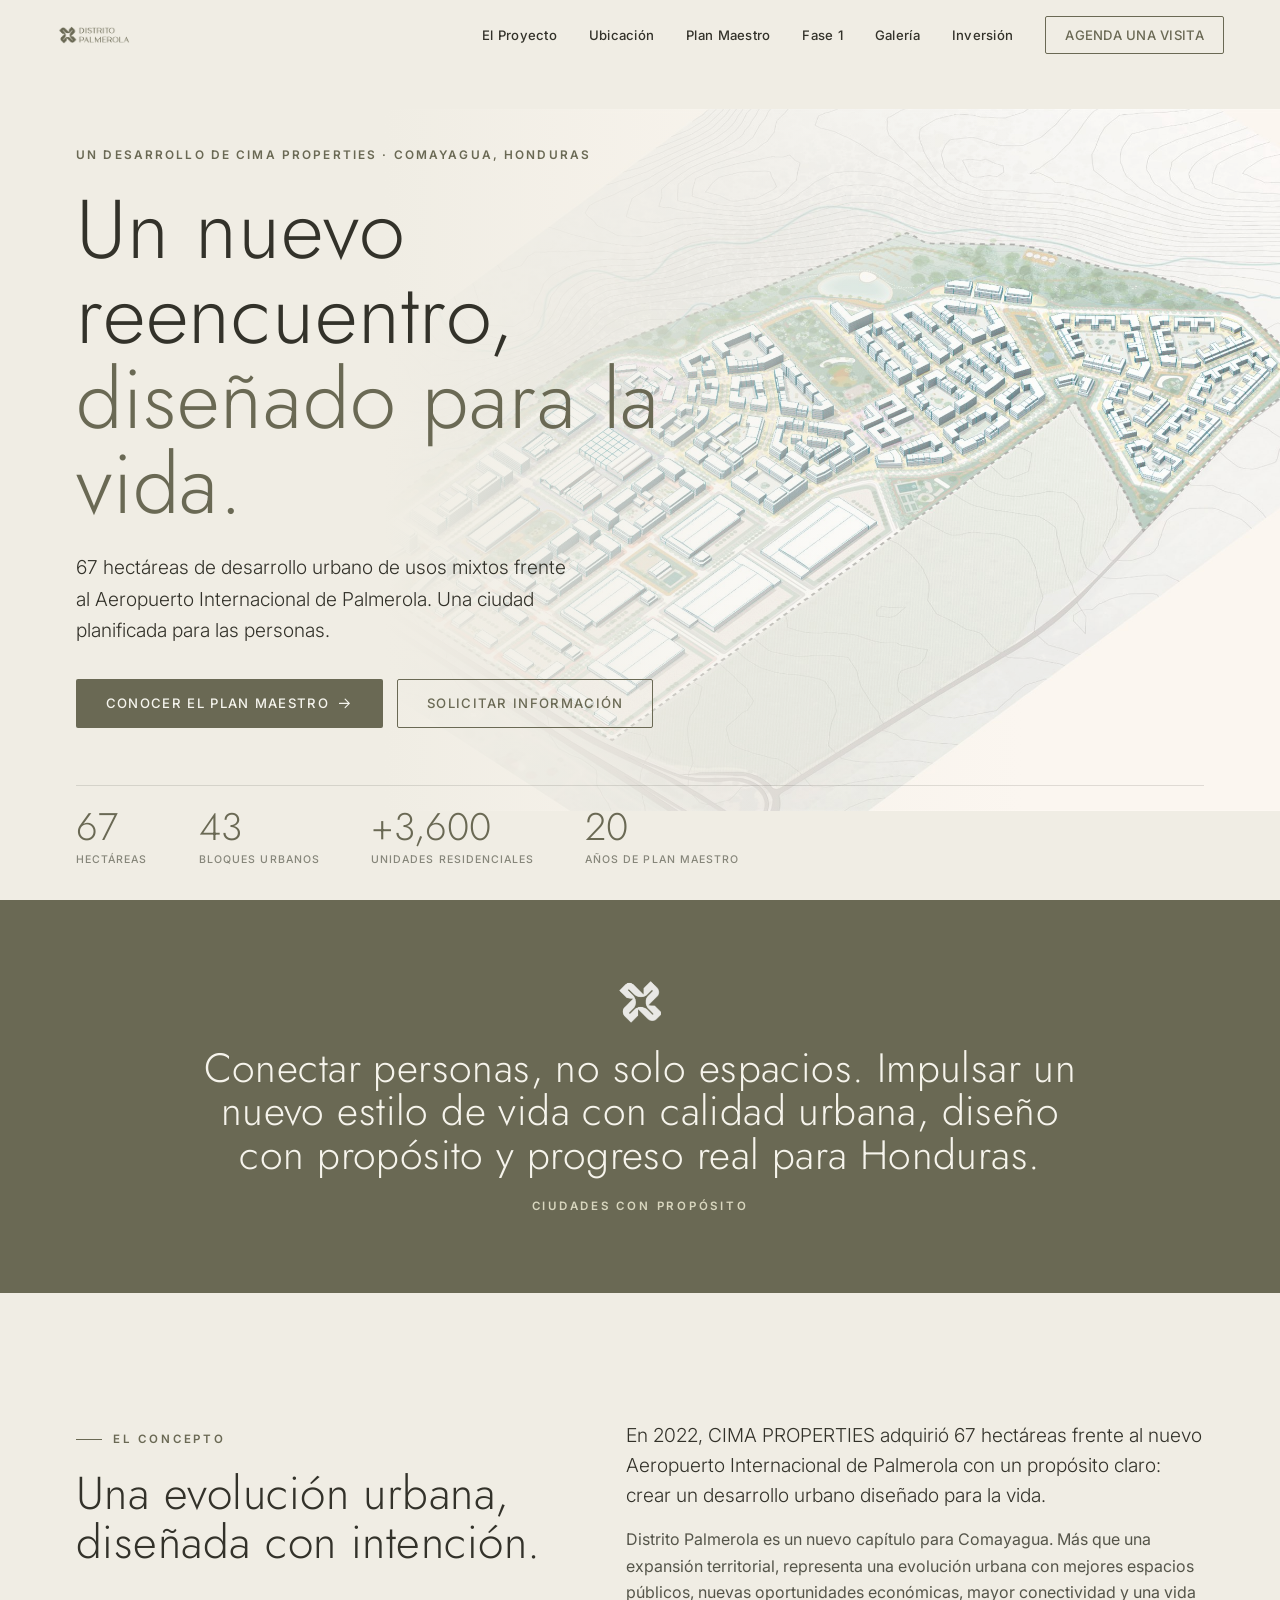
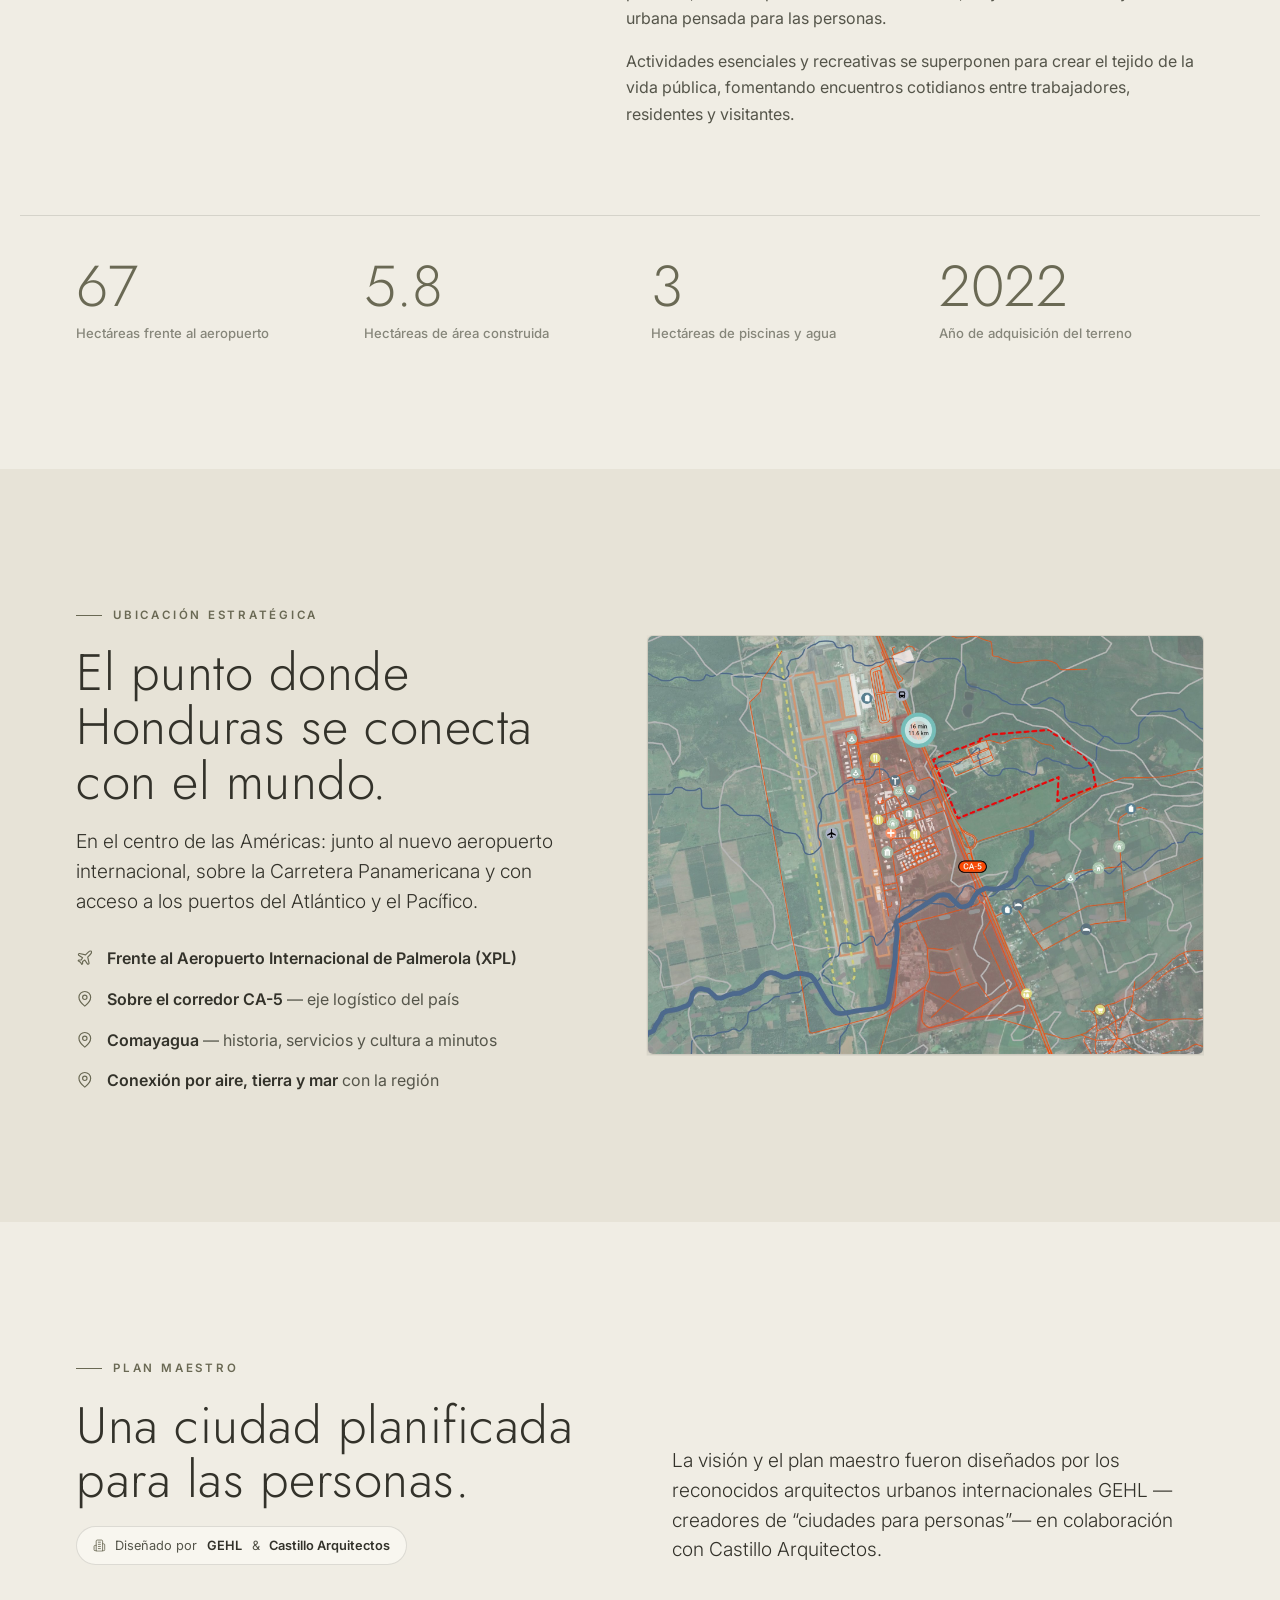
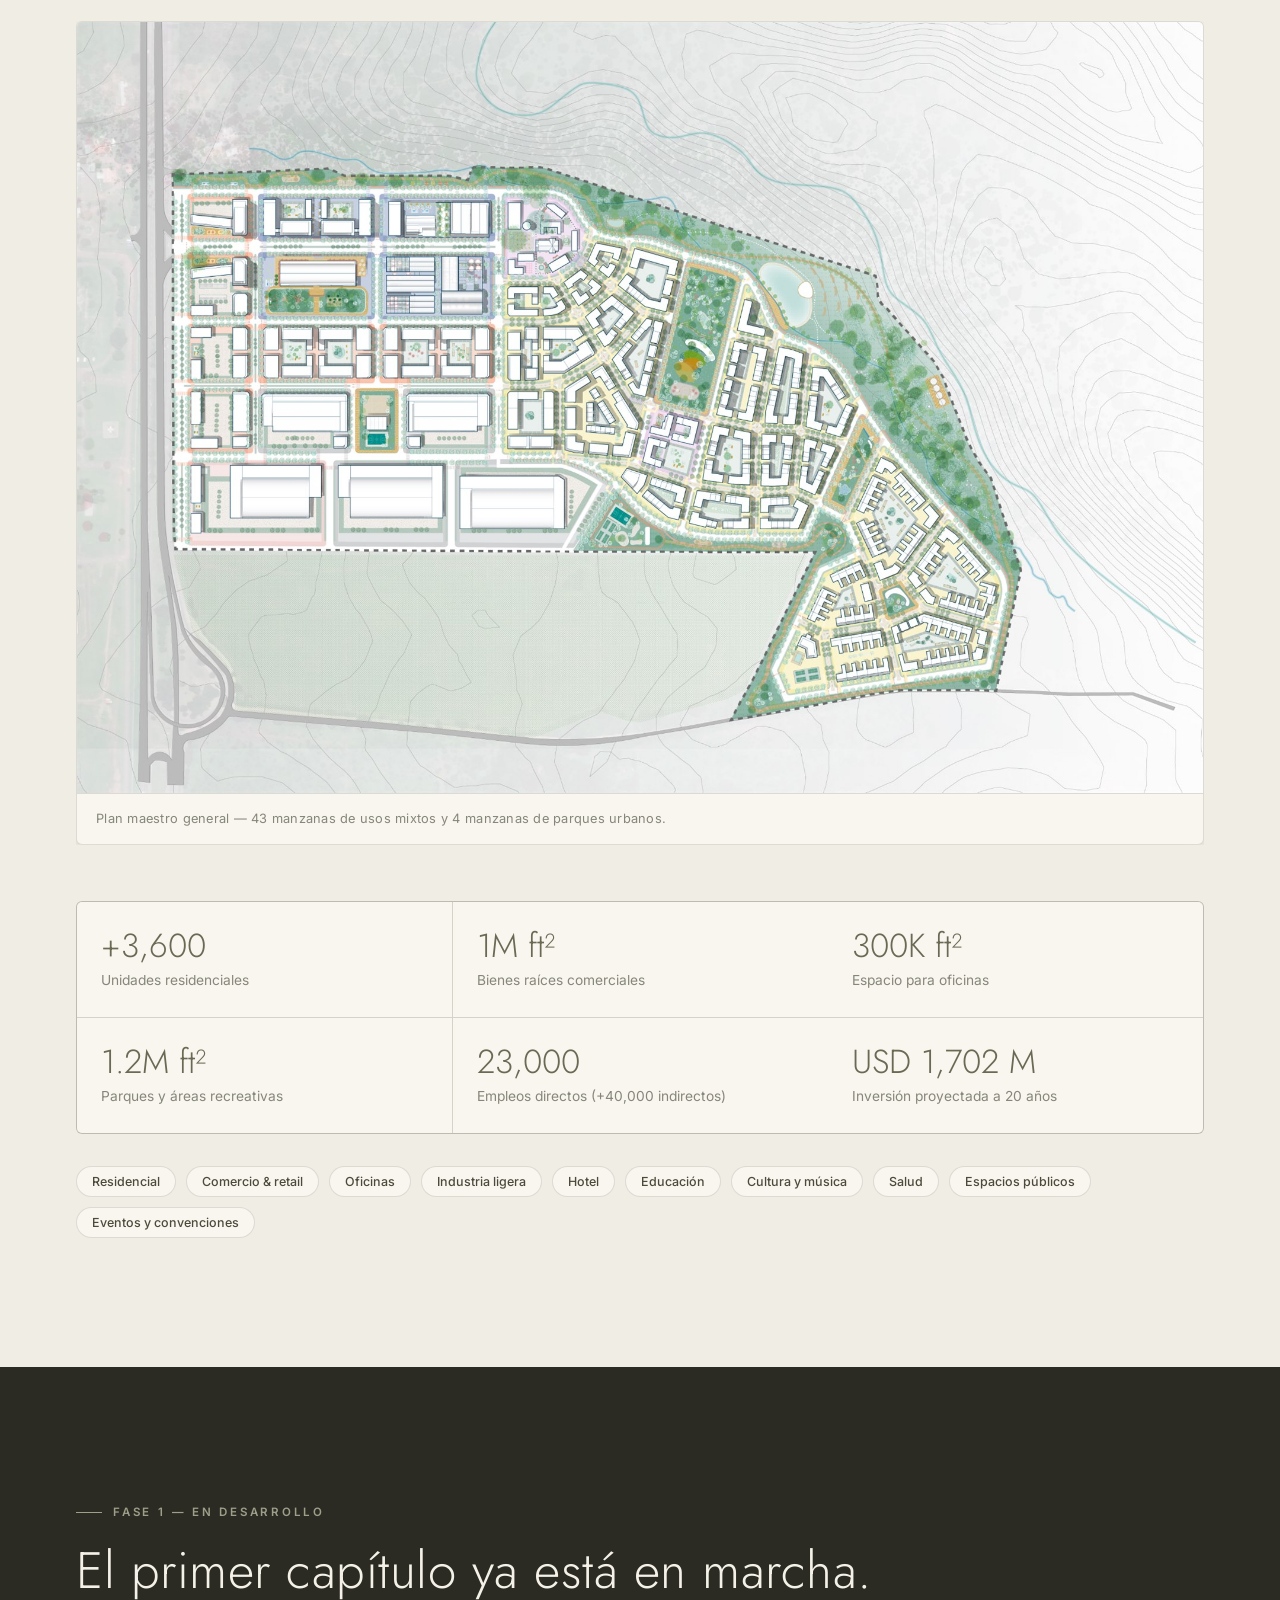
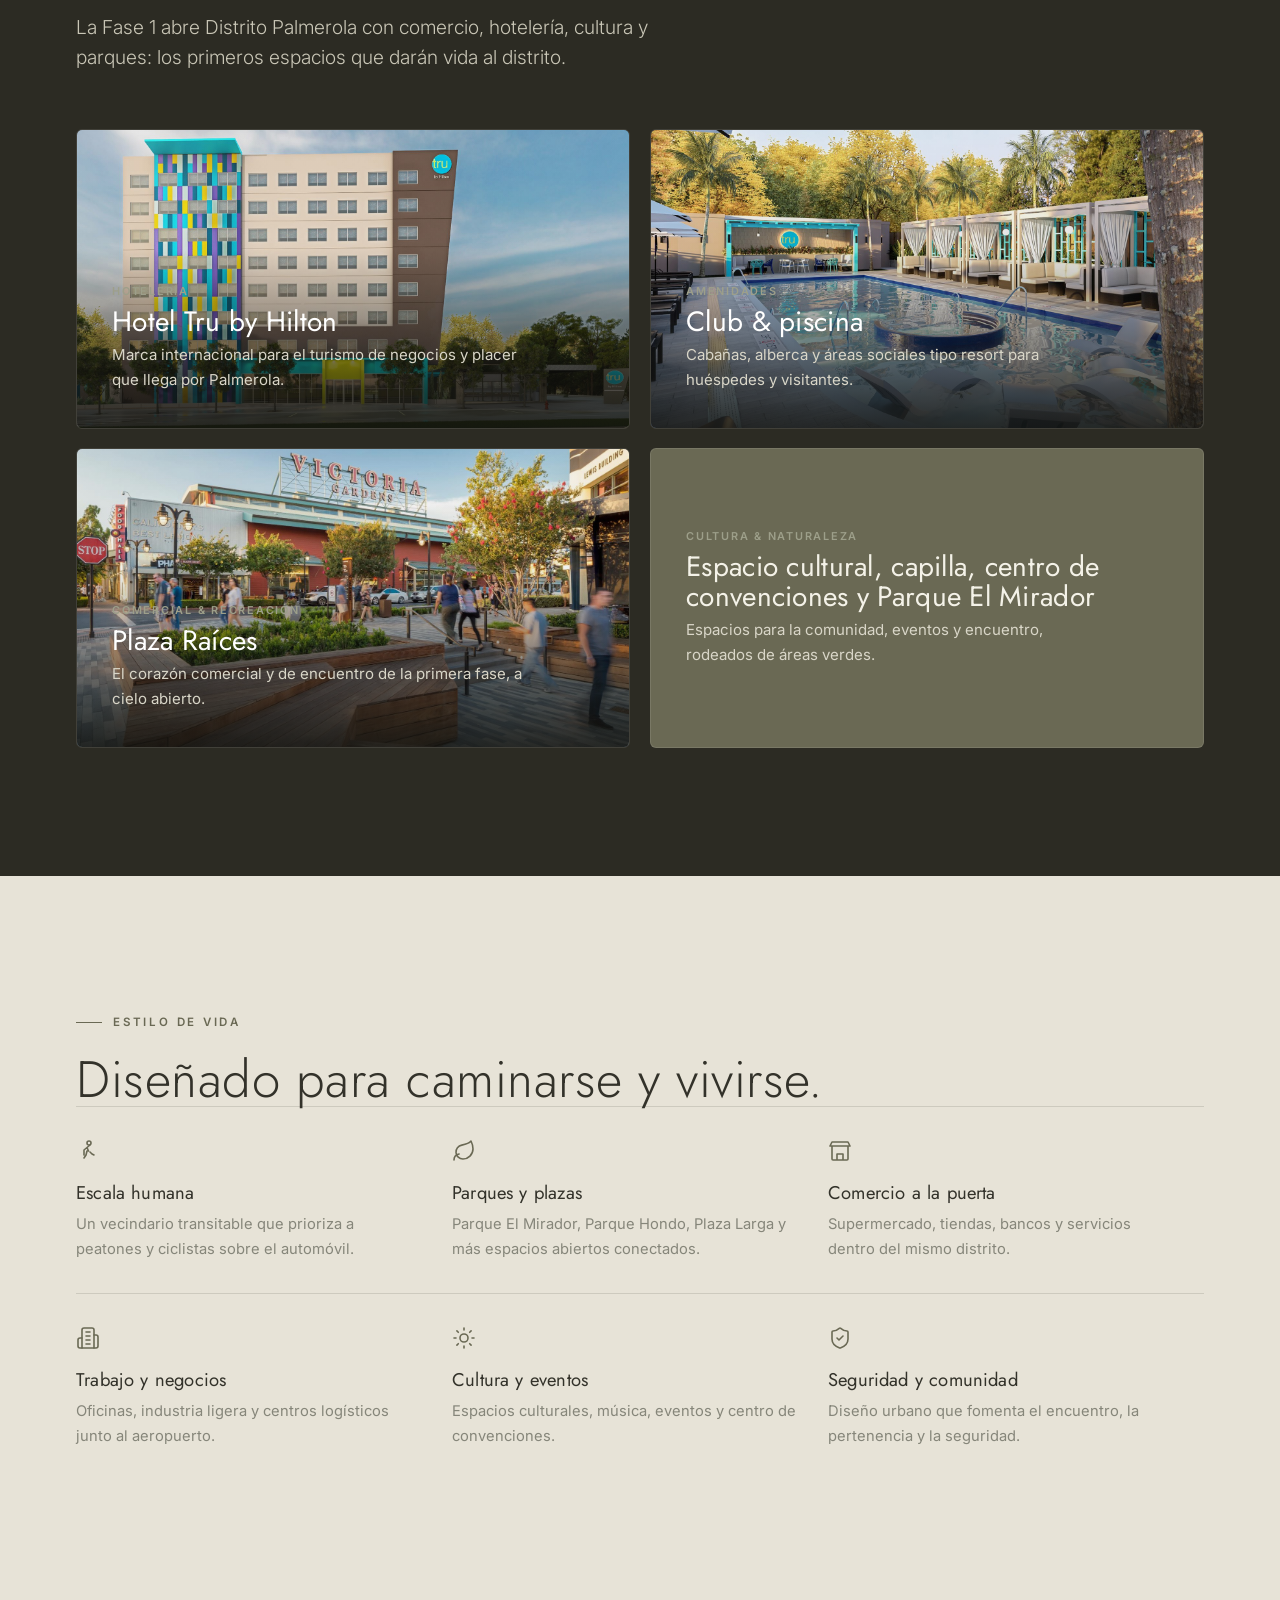
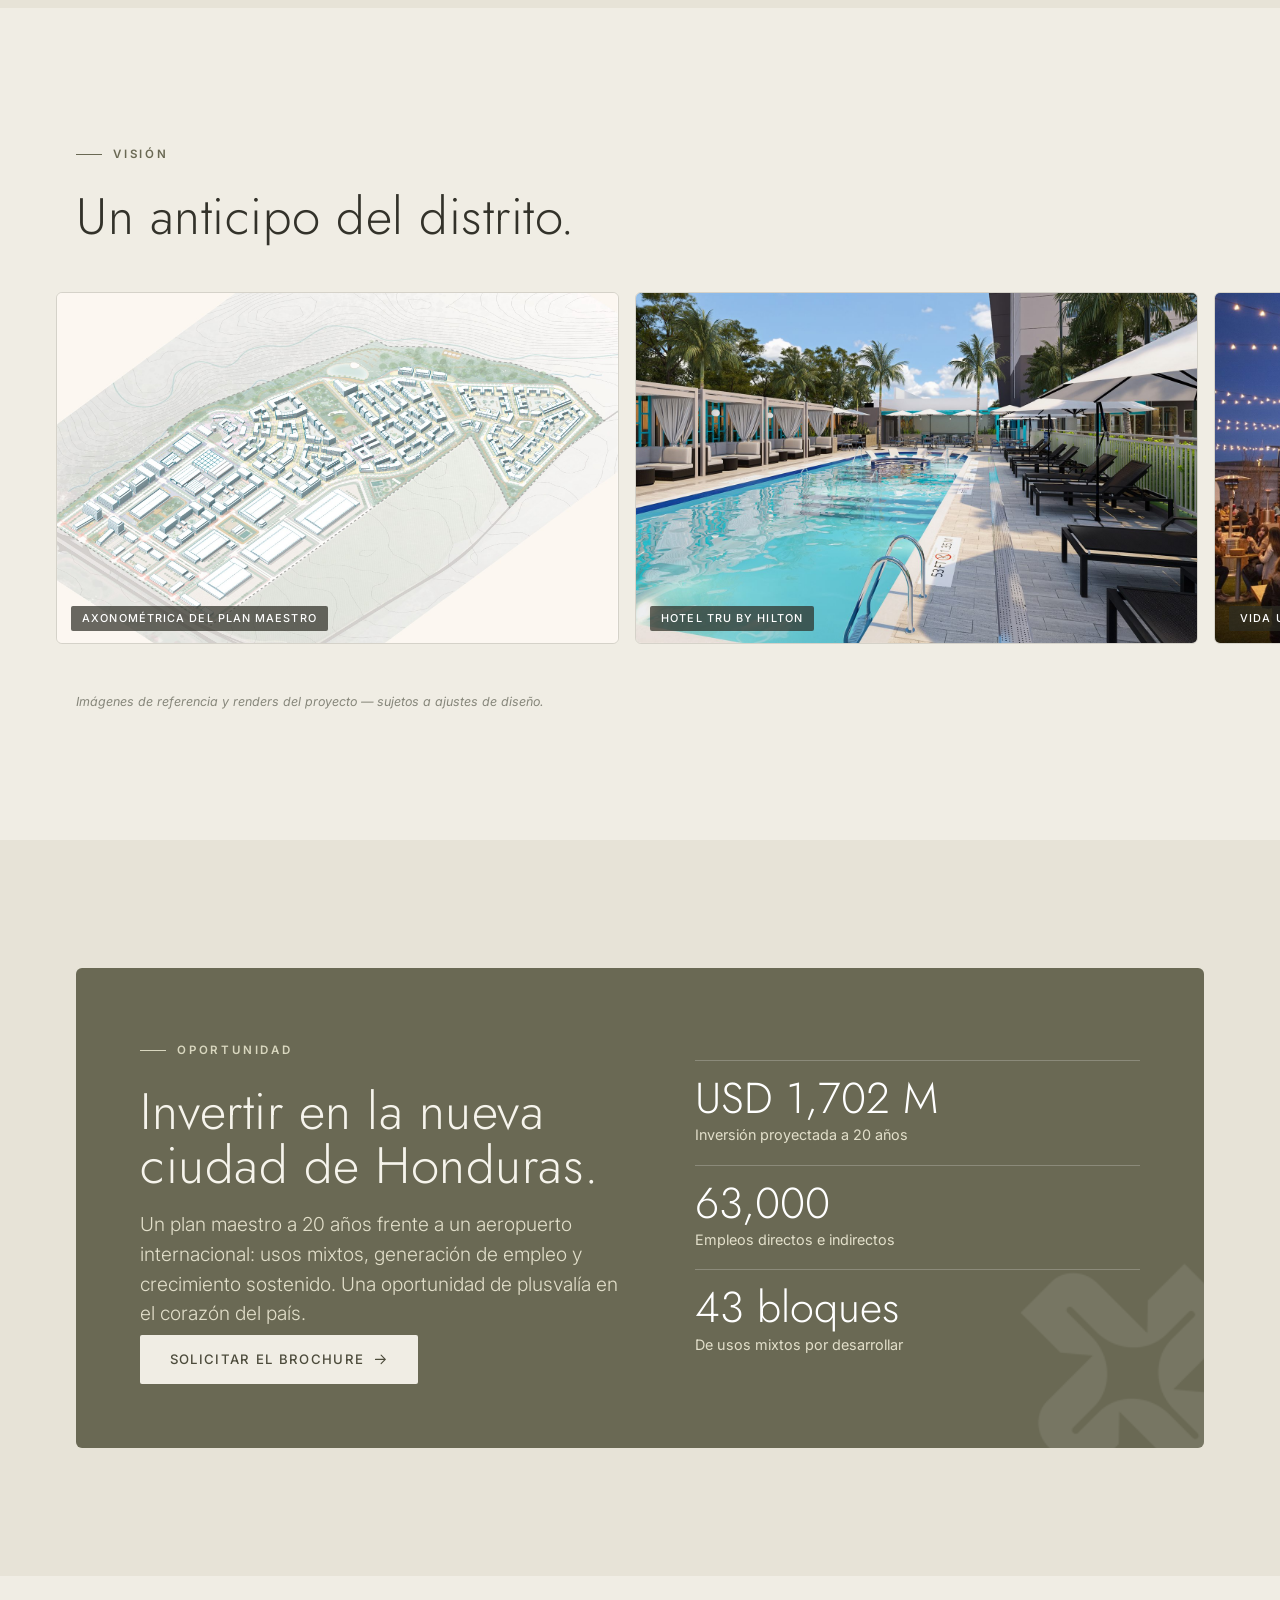
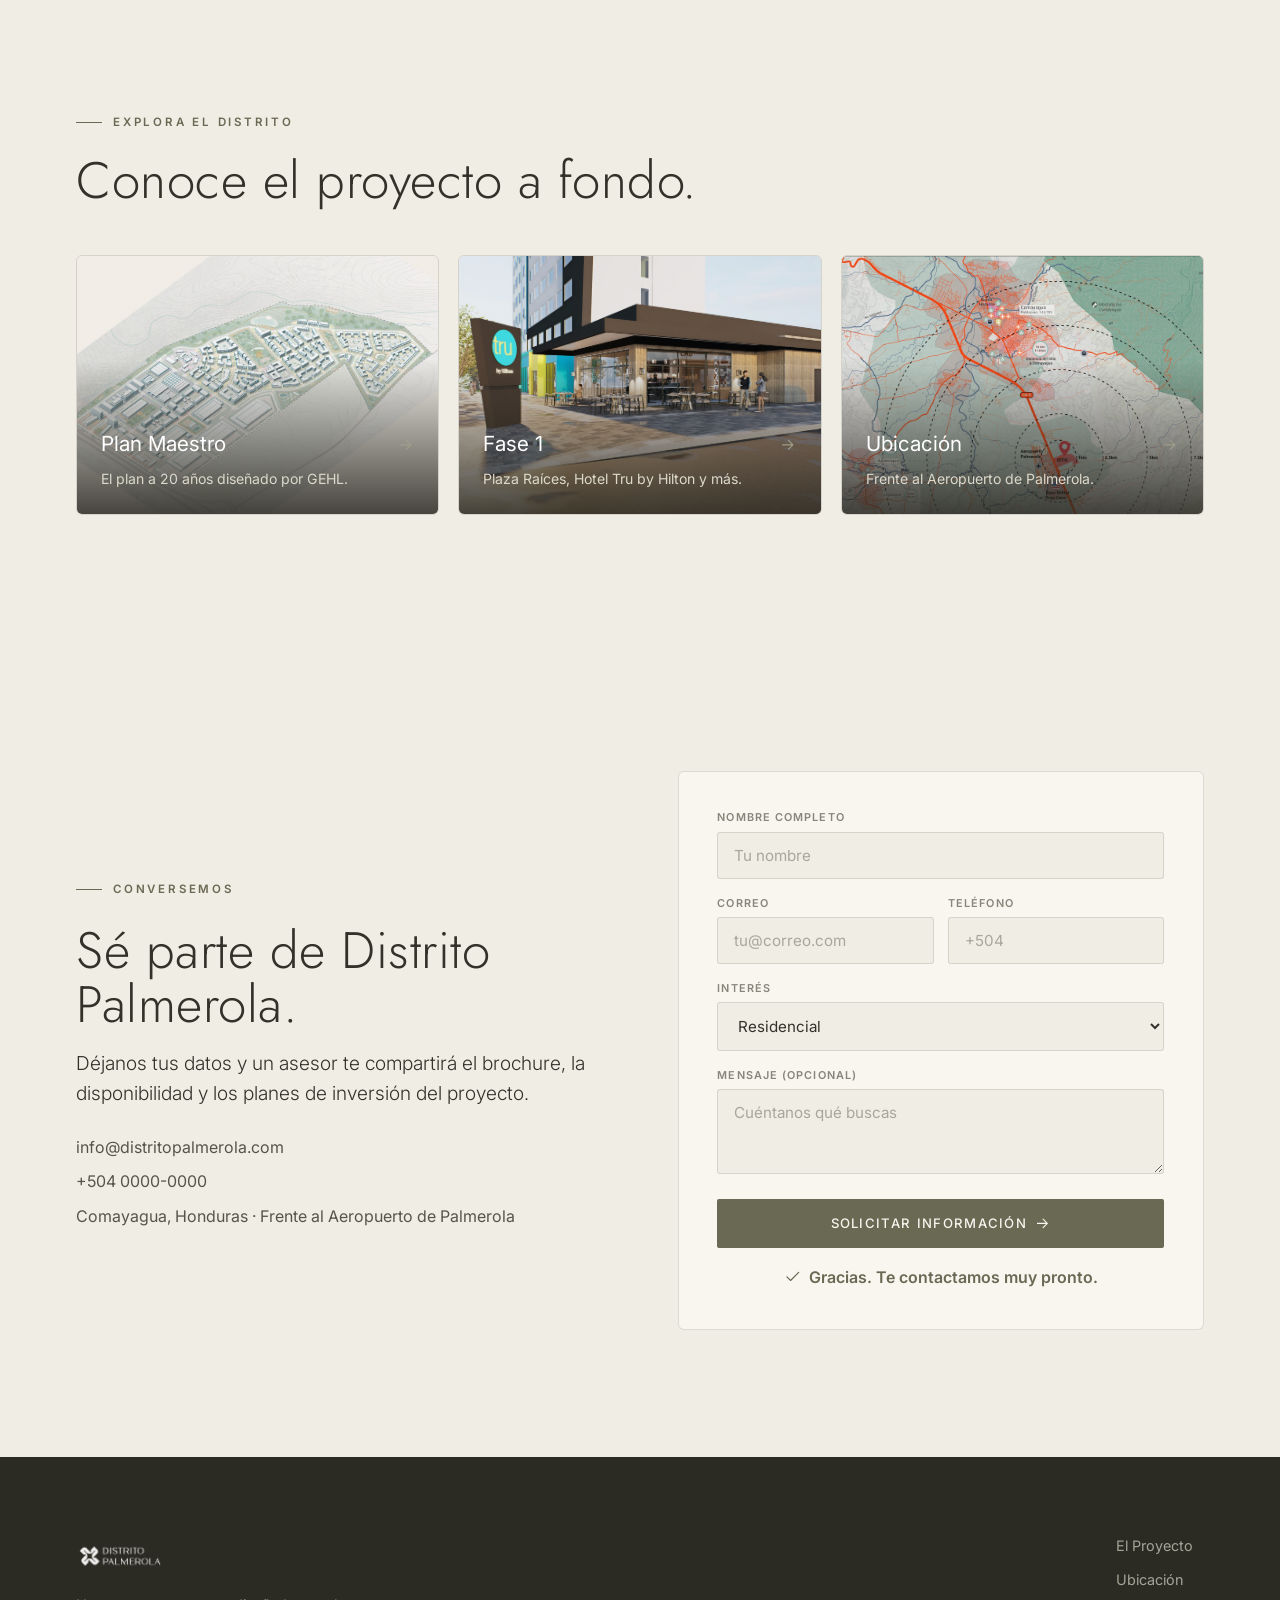
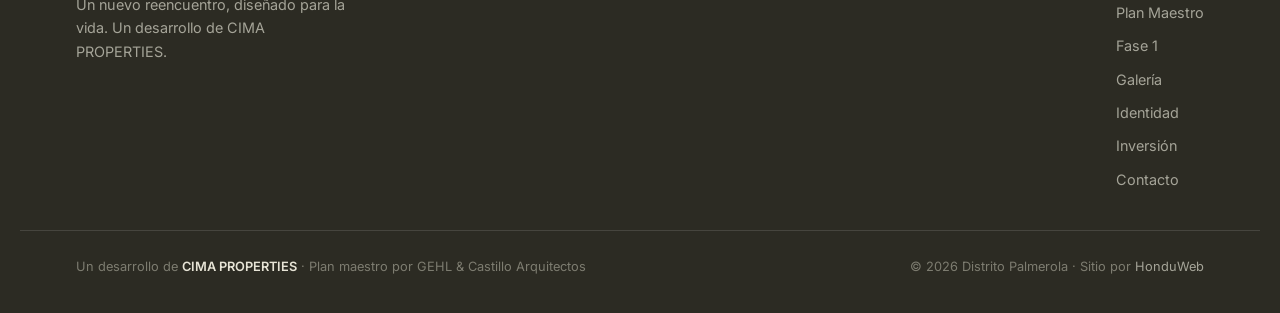
<file: index.html>
<!doctype html>
<html lang="es">
<head>
<meta charset="utf-8" />
<meta name="viewport" content="width=device-width, initial-scale=1" />
<title>Distrito Palmerola — Un nuevo reencuentro, diseñado para la vida</title>
<meta name="description" content="Distrito Palmerola: 67 hectáreas de desarrollo urbano de usos mixtos frente al Aeropuerto Internacional de Palmerola, Comayagua. Plan maestro por GEHL y Castillo Arquitectos. Un desarrollo de CIMA PROPERTIES." />
<meta name="theme-color" content="#6a6954" />
<meta property="og:title" content="Distrito Palmerola — Un nuevo reencuentro, diseñado para la vida" />
<meta property="og:description" content="Ciudades con propósito. 67 ha de usos mixtos frente al Aeropuerto de Palmerola. Un desarrollo de CIMA PROPERTIES." />
<meta property="og:type" content="website" />
<link rel="icon" type="image/png" href="assets/img/brand/mark.png" />
<link rel="preconnect" href="https://fonts.googleapis.com" />
<link rel="preconnect" href="https://fonts.gstatic.com" crossorigin />
<link href="https://fonts.googleapis.com/css2?family=Jost:wght@300;400;500&family=Inter:wght@300;400;500;600&display=swap" rel="stylesheet" />
<link rel="stylesheet" href="assets/styles.css" />
</head>
<body>

<!-- ===== Sprite de iconos (SVG, estilo Lucide) ===== -->
<svg width="0" height="0" style="position:absolute" aria-hidden="true" focusable="false"><defs>
  <symbol id="i-leaf" viewBox="0 0 24 24"><path d="M11 20A7 7 0 0 1 9.8 6.1C15.5 5 17 4.48 19 2c1 2 2 4.18 2 8 0 5.5-4.78 10-10 10Z"/><path d="M2 21c0-3 1.85-5.36 5.08-6"/></symbol>
  <symbol id="i-walk" viewBox="0 0 24 24"><circle cx="13" cy="4" r="2"/><path d="m14 6-3 2.5 1.5 3.5M11 8.5 8 11v5m6-3 2 2 2 1M11 12l-1 4-2 3"/></symbol>
  <symbol id="i-shield" viewBox="0 0 24 24"><path d="M20 13c0 5-3.5 7.5-7.66 8.95a1 1 0 0 1-.67-.01C7.5 20.5 4 18 4 13V6a1 1 0 0 1 1-1c2 0 4.5-1.2 6.24-2.72a1.17 1.17 0 0 1 1.52 0C14.51 3.81 17 5 19 5a1 1 0 0 1 1 1z"/><path d="m9 12 2 2 4-4"/></symbol>
  <symbol id="i-store" viewBox="0 0 24 24"><path d="m2 7 2-4h16l2 4M4 7v13a1 1 0 0 0 1 1h14a1 1 0 0 0 1-1V7M2 7h20M9 21v-6h6v6"/></symbol>
  <symbol id="i-plane" viewBox="0 0 24 24"><path d="M17.8 19.2 16 11l3.5-3.5C21 6 21.5 4 21 3c-1-.5-3 0-4.5 1.5L13 8 4.8 6.2c-.5-.1-.9.1-1.1.5l-.3.5c-.2.5-.1 1 .3 1.3L9 12l-2 3H4l-1 1 3 2 2 3 1-1v-3l3-2 3.5 5.3c.3.4.8.5 1.3.3l.5-.2c.4-.3.6-.7.5-1.2z"/></symbol>
  <symbol id="i-building" viewBox="0 0 24 24"><path d="M6 22V4a2 2 0 0 1 2-2h8a2 2 0 0 1 2 2v18Z"/><path d="M6 12H4a2 2 0 0 0-2 2v6a2 2 0 0 0 2 2h2M18 9h2a2 2 0 0 1 2 2v9a2 2 0 0 1-2 2h-2M10 6h4M10 10h4M10 14h4M10 18h4"/></symbol>
  <symbol id="i-sun" viewBox="0 0 24 24"><circle cx="12" cy="12" r="4"/><path d="M12 2v2M12 20v2M4.9 4.9l1.4 1.4M17.7 17.7l1.4 1.4M2 12h2M20 12h2M6.3 17.7l-1.4 1.4M19.1 4.9l-1.4 1.4"/></symbol>
  <symbol id="i-arrow" viewBox="0 0 24 24"><path d="M5 12h14M13 6l6 6-6 6"/></symbol>
  <symbol id="i-check" viewBox="0 0 24 24"><path d="M20 6 9 17l-5-5"/></symbol>
  <symbol id="i-pin" viewBox="0 0 24 24"><path d="M20 10c0 6-8 12-8 12s-8-6-8-12a8 8 0 0 1 16 0Z"/><circle cx="12" cy="10" r="3"/></symbol>
</defs></svg>

<!-- ===== Preloader ===== -->
<div id="preloader" aria-hidden="true">
  <div class="pre-mark">
    <img src="assets/img/brand/mark.png" alt="" />
    <span class="pre-name">Distrito Palmerola</span>
  </div>
</div>

<!-- ===== Nav ===== -->
<header id="nav">
  <div class="nav-inner">
    <a href="#top" class="brand" aria-label="Distrito Palmerola — inicio">
      <img src="assets/img/brand/logo.png" alt="Distrito Palmerola" />
    </a>
    <nav class="nav-links" aria-label="Principal">
      <a href="proyecto.html">El Proyecto</a>
      <a href="ubicacion.html">Ubicación</a>
      <a href="plan-maestro.html">Plan Maestro</a>
      <a href="fase-1.html">Fase 1</a>
      <a href="galeria.html">Galería</a>
      <a href="inversion.html">Inversión</a>
      <a href="contacto.html" class="nav-cta">Agenda una visita</a>
    </nav>
    <button id="burger" aria-label="Abrir menú" aria-expanded="false"><span></span><span></span><span></span></button>
  </div>
</header>

<div id="mobile-menu" aria-hidden="true">
  <a href="proyecto.html">El Proyecto</a>
  <a href="ubicacion.html">Ubicación</a>
  <a href="plan-maestro.html">Plan Maestro</a>
  <a href="fase-1.html">Fase 1</a>
  <a href="galeria.html">Galería</a>
  <a href="inversion.html">Inversión</a>
  <a href="contacto.html" class="nav-cta">Agenda una visita</a>
</div>

<main id="top">

  <!-- ===== Hero ===== -->
  <section class="hero" id="hero">
    <div class="hero-bg" aria-hidden="true"></div>
    <div class="hero-inner">
      <p class="hero-eyebrow">Un desarrollo de CIMA PROPERTIES · Comayagua, Honduras</p>
      <h1>Un nuevo reencuentro,<br /><em>diseñado para la vida.</em></h1>
      <p class="hero-sub">67 hectáreas de desarrollo urbano de usos mixtos frente al Aeropuerto Internacional de Palmerola. Una ciudad planificada para las personas.</p>
      <div class="hero-actions">
        <a href="plan-maestro.html" class="btn btn-solid">Conocer el plan maestro <svg class="ico"><use href="#i-arrow"/></svg></a>
        <a href="contacto.html" class="btn btn-line">Solicitar información</a>
      </div>
    </div>
    <div class="hero-spec">
      <div class="hero-spec-inner">
        <div class="spec"><b>67</b><span>hectáreas</span></div>
        <div class="spec"><b>43</b><span>bloques urbanos</span></div>
        <div class="spec"><b>+3,600</b><span>unidades residenciales</span></div>
        <div class="spec"><b>20</b><span>años de plan maestro</span></div>
      </div>
    </div>
  </section>

  <!-- ===== Statement ===== -->
  <section class="statement">
    <div class="wrap">
      <img class="mark" src="assets/img/brand/mark.png" alt="" />
      <h2>Conectar personas, no solo espacios. Impulsar un nuevo estilo de vida con calidad urbana, diseño con propósito y progreso real para Honduras.</h2>
      <span class="tag">Ciudades con propósito</span>
    </div>
  </section>

  <!-- ===== Concepto ===== -->
  <section class="section concepto" id="concepto">
    <div class="wrap concepto-grid">
      <div>
        <p class="eyebrow">El concepto</p>
        <h2>Una evolución urbana, diseñada con intención.</h2>
      </div>
      <div class="concepto-body">
        <p class="lead">En 2022, CIMA PROPERTIES adquirió 67 hectáreas frente al nuevo Aeropuerto Internacional de Palmerola con un propósito claro: crear un desarrollo urbano diseñado para la vida.</p>
        <p>Distrito Palmerola es un nuevo capítulo para Comayagua. Más que una expansión territorial, representa una evolución urbana con mejores espacios públicos, nuevas oportunidades económicas, mayor conectividad y una vida urbana pensada para las personas.</p>
        <p>Actividades esenciales y recreativas se superponen para crear el tejido de la vida pública, fomentando encuentros cotidianos entre trabajadores, residentes y visitantes.</p>
      </div>
    </div>
    <div class="wrap stats">
      <div class="stat"><b>67</b><span>Hectáreas frente al aeropuerto</span></div>
      <div class="stat"><b>5.8</b><span>Hectáreas de área construida</span></div>
      <div class="stat"><b>3</b><span>Hectáreas de piscinas y agua</span></div>
      <div class="stat"><b>2022</b><span>Año de adquisición del terreno</span></div>
    </div>
  </section>

  <!-- ===== Ubicación ===== -->
  <section class="section ubicacion" id="ubicacion">
    <div class="wrap ubi-grid">
      <div class="ubi-copy">
        <p class="eyebrow">Ubicación estratégica</p>
        <h2>El punto donde Honduras se conecta con el mundo.</h2>
        <p class="lead">En el centro de las Américas: junto al nuevo aeropuerto internacional, sobre la Carretera Panamericana y con acceso a los puertos del Atlántico y el Pacífico.</p>
        <ul class="ubi-list">
          <li><svg class="ico li-ico"><use href="#i-plane"/></svg><span><strong>Frente al Aeropuerto Internacional de Palmerola (XPL)</strong></span></li>
          <li><svg class="ico li-ico"><use href="#i-pin"/></svg><span><strong>Sobre el corredor CA-5</strong> — eje logístico del país</span></li>
          <li><svg class="ico li-ico"><use href="#i-pin"/></svg><span><strong>Comayagua</strong> — historia, servicios y cultura a minutos</span></li>
          <li><svg class="ico li-ico"><use href="#i-pin"/></svg><span><strong>Conexión por aire, tierra y mar</strong> con la región</span></li>
        </ul>
      </div>
      <figure class="ubi-map">
        <img src="assets/img/ubicacion-map.jpg" alt="Ubicación de Distrito Palmerola junto al Aeropuerto de Palmerola y el corredor CA-5" loading="lazy" />
      </figure>
    </div>
  </section>

  <!-- ===== Plan Maestro ===== -->
  <section class="section plan" id="plan">
    <div class="wrap">
      <div class="plan-head">
        <div>
          <p class="eyebrow">Plan maestro</p>
          <h2>Una ciudad planificada para las personas.</h2>
          <div class="credit"><svg class="ico" style="color:var(--olive)"><use href="#i-building"/></svg> Diseñado por <b>GEHL</b> &amp; <b>Castillo Arquitectos</b></div>
        </div>
        <p class="lead">La visión y el plan maestro fueron diseñados por los reconocidos arquitectos urbanos internacionales GEHL —creadores de “ciudades para personas”— en colaboración con Castillo Arquitectos.</p>
      </div>

      <figure class="plan-figure">
        <img src="assets/img/masterplan-plan.jpg" alt="Plan maestro de Distrito Palmerola" loading="lazy" />
        <figcaption>Plan maestro general — 43 manzanas de usos mixtos y 4 manzanas de parques urbanos.</figcaption>
      </figure>

      <div class="figures">
        <div class="fig"><b>+3,600</b><span>Unidades residenciales</span></div>
        <div class="fig"><b>1M ft²</b><span>Bienes raíces comerciales</span></div>
        <div class="fig"><b>300K ft²</b><span>Espacio para oficinas</span></div>
        <div class="fig"><b>1.2M ft²</b><span>Parques y áreas recreativas</span></div>
        <div class="fig"><b>23,000</b><span>Empleos directos (+40,000 indirectos)</span></div>
        <div class="fig"><b>USD 1,702 M</b><span>Inversión proyectada a 20 años</span></div>
      </div>

      <div class="usos">
        <span class="uso">Residencial</span><span class="uso">Comercio &amp; retail</span><span class="uso">Oficinas</span><span class="uso">Industria ligera</span><span class="uso">Hotel</span><span class="uso">Educación</span><span class="uso">Cultura y música</span><span class="uso">Salud</span><span class="uso">Espacios públicos</span><span class="uso">Eventos y convenciones</span>
      </div>
    </div>
  </section>

  <!-- ===== Fase 1 ===== -->
  <section class="section fase" id="fase1">
    <div class="wrap">
      <p class="eyebrow">Fase 1 — en desarrollo</p>
      <h2>El primer capítulo ya está en marcha.</h2>
      <p class="lead" style="max-width:640px;margin-top:1rem">La Fase 1 abre Distrito Palmerola con comercio, hotelería, cultura y parques: los primeros espacios que darán vida al distrito.</p>
      <div class="fase-grid">
        <article class="fase-card">
          <img src="assets/img/hotel-tru.jpg" alt="Hotel Tru by Hilton" loading="lazy" />
          <div class="ov"></div>
          <div class="txt"><span class="tag">Hotelería</span><h3>Hotel Tru by Hilton</h3><p>Marca internacional para el turismo de negocios y placer que llega por Palmerola.</p></div>
        </article>
        <article class="fase-card">
          <img src="assets/img/hotel-pool.jpg" alt="Amenidades del Hotel Tru by Hilton" loading="lazy" />
          <div class="ov"></div>
          <div class="txt"><span class="tag">Amenidades</span><h3>Club &amp; piscina</h3><p>Cabañas, alberca y áreas sociales tipo resort para huéspedes y visitantes.</p></div>
        </article>
        <article class="fase-card">
          <img src="assets/img/vida-retail.jpg" alt="Plaza Raíces — comercial y recreación" loading="lazy" />
          <div class="ov"></div>
          <div class="txt"><span class="tag">Comercial &amp; recreación</span><h3>Plaza Raíces</h3><p>El corazón comercial y de encuentro de la primera fase, a cielo abierto.</p></div>
        </article>
        <article class="fase-card text-only">
          <div class="txt"><span class="tag">Cultura &amp; naturaleza</span><h3>Espacio cultural, capilla, centro de convenciones y Parque El Mirador</h3><p>Espacios para la comunidad, eventos y encuentro, rodeados de áreas verdes.</p></div>
        </article>
      </div>
    </div>
  </section>

  <!-- ===== Vida / amenidades ===== -->
  <section class="section vida" id="vida">
    <div class="wrap">
      <p class="eyebrow">Estilo de vida</p>
      <h2>Diseñado para caminarse y vivirse.</h2>
      <div class="amen-grid">
        <div class="amen"><svg class="ico amen-ico"><use href="#i-walk"/></svg><h4>Escala humana</h4><p>Un vecindario transitable que prioriza a peatones y ciclistas sobre el automóvil.</p></div>
        <div class="amen"><svg class="ico amen-ico"><use href="#i-leaf"/></svg><h4>Parques y plazas</h4><p>Parque El Mirador, Parque Hondo, Plaza Larga y más espacios abiertos conectados.</p></div>
        <div class="amen"><svg class="ico amen-ico"><use href="#i-store"/></svg><h4>Comercio a la puerta</h4><p>Supermercado, tiendas, bancos y servicios dentro del mismo distrito.</p></div>
        <div class="amen"><svg class="ico amen-ico"><use href="#i-building"/></svg><h4>Trabajo y negocios</h4><p>Oficinas, industria ligera y centros logísticos junto al aeropuerto.</p></div>
        <div class="amen"><svg class="ico amen-ico"><use href="#i-sun"/></svg><h4>Cultura y eventos</h4><p>Espacios culturales, música, eventos y centro de convenciones.</p></div>
        <div class="amen"><svg class="ico amen-ico"><use href="#i-shield"/></svg><h4>Seguridad y comunidad</h4><p>Diseño urbano que fomenta el encuentro, la pertenencia y la seguridad.</p></div>
      </div>
    </div>
  </section>

  <!-- ===== Galería ===== -->
  <section class="section galeria" id="galeria">
    <div class="wrap">
      <p class="eyebrow">Visión</p>
      <h2>Un anticipo del distrito.</h2>
    </div>
    <div class="gal-strip">
      <figure><img src="assets/img/masterplan-axon.jpg" alt="Axonométrica del plan maestro" loading="lazy" /><figcaption>Axonométrica del plan maestro</figcaption></figure>
      <figure><img src="assets/img/hotel-pool2.jpg" alt="Piscina del Hotel Tru by Hilton" loading="lazy" /><figcaption>Hotel Tru by Hilton</figcaption></figure>
      <figure><img src="assets/img/vida-food.jpg" alt="Vida urbana y gastronomía" loading="lazy" /><figcaption>Vida urbana</figcaption></figure>
      <figure><img src="assets/img/masterplan-axon2.jpg" alt="Vista del conjunto urbano" loading="lazy" /><figcaption>Conjunto urbano</figcaption></figure>
      <figure><img src="assets/img/vida-retail.jpg" alt="Comercio y recreación" loading="lazy" /><figcaption>Comercio &amp; recreación</figcaption></figure>
    </div>
    <p class="gal-note wrap">Imágenes de referencia y renders del proyecto — sujetos a ajustes de diseño.</p>
  </section>

  <!-- ===== Inversión ===== -->
  <section class="section inversion" id="inversion">
    <div class="wrap">
      <div class="inv-panel">
        <img class="mark" src="assets/img/brand/mark.png" alt="" aria-hidden="true" />
        <div class="inv-copy">
          <p class="eyebrow">Oportunidad</p>
          <h2>Invertir en la nueva ciudad de Honduras.</h2>
          <p class="lead">Un plan maestro a 20 años frente a un aeropuerto internacional: usos mixtos, generación de empleo y crecimiento sostenido. Una oportunidad de plusvalía en el corazón del país.</p>
          <a href="contacto.html" class="btn btn-solid">Solicitar el brochure <svg class="ico"><use href="#i-arrow"/></svg></a>
        </div>
        <div class="inv-figures">
          <div class="inv-fig"><b>USD 1,702 M</b><span>Inversión proyectada a 20 años</span></div>
          <div class="inv-fig"><b>63,000</b><span>Empleos directos e indirectos</span></div>
          <div class="inv-fig"><b>43 bloques</b><span>De usos mixtos por desarrollar</span></div>
        </div>
      </div>
    </div>
  </section>

  <!-- ===== Explora ===== -->
  <section class="section" style="background:var(--paper)">
    <div class="wrap">
      <p class="eyebrow">Explora el distrito</p>
      <h2>Conoce el proyecto a fondo.</h2>
      <div class="explore">
        <a class="ex-card" href="plan-maestro.html"><img src="assets/img/masterplan-axon.jpg" alt="Plan maestro" loading="lazy" /><div class="ov"></div><div class="txt"><h4>Plan Maestro <svg class="ico"><use href="#i-arrow"/></svg></h4><p>El plan a 20 años diseñado por GEHL.</p></div></a>
        <a class="ex-card" href="fase-1.html"><img src="assets/img/hotel-corner.jpg" alt="Fase 1" loading="lazy" /><div class="ov"></div><div class="txt"><h4>Fase 1 <svg class="ico"><use href="#i-arrow"/></svg></h4><p>Plaza Raíces, Hotel Tru by Hilton y más.</p></div></a>
        <a class="ex-card" href="ubicacion.html"><img src="assets/img/mapa-region.jpg" alt="Ubicación" loading="lazy" /><div class="ov"></div><div class="txt"><h4>Ubicación <svg class="ico"><use href="#i-arrow"/></svg></h4><p>Frente al Aeropuerto de Palmerola.</p></div></a>
      </div>
    </div>
  </section>

  <!-- ===== Contacto ===== -->
  <section class="section contacto" id="contacto">
    <div class="wrap cta-wrap">
      <div class="cta-copy">
        <p class="eyebrow">Conversemos</p>
        <h2>Sé parte de Distrito Palmerola.</h2>
        <p class="lead">Déjanos tus datos y un asesor te compartirá el brochure, la disponibilidad y los planes de inversión del proyecto.</p>
        <div class="contact-lines">
          <a href="mailto:info@distritopalmerola.com">info@distritopalmerola.com</a>
          <a href="tel:+50400000000">+504 0000-0000</a>
          <span>Comayagua, Honduras · Frente al Aeropuerto de Palmerola</span>
        </div>
      </div>
      <form class="cta-form" onsubmit="return DP.submit(event)">
        <div class="field"><label>Nombre completo</label><input type="text" name="nombre" required placeholder="Tu nombre" /></div>
        <div class="field-row">
          <div class="field"><label>Correo</label><input type="email" name="email" required placeholder="tu@correo.com" /></div>
          <div class="field"><label>Teléfono</label><input type="tel" name="tel" placeholder="+504" /></div>
        </div>
        <div class="field"><label>Interés</label>
          <select name="interes"><option>Residencial</option><option>Comercial / Oficinas</option><option>Industria / Logística</option><option>Hotel / Convenciones</option><option>Inversión</option></select>
        </div>
        <div class="field"><label>Mensaje (opcional)</label><textarea name="msg" rows="3" placeholder="Cuéntanos qué buscas"></textarea></div>
        <button class="btn btn-solid full" type="submit">Solicitar información <svg class="ico"><use href="#i-arrow"/></svg></button>
        <p class="form-ok" id="formOk" hidden><svg class="ico"><use href="#i-check"/></svg> Gracias. Te contactamos muy pronto.</p>
      </form>
    </div>
  </section>
</main>

<!-- ===== Footer ===== -->
<footer id="footer">
  <div class="wrap foot-top">
    <div class="foot-brand">
      <img src="assets/img/brand/logo.png" alt="Distrito Palmerola" />
      <p>Un nuevo reencuentro, diseñado para la vida. Un desarrollo de CIMA PROPERTIES.</p>
    </div>
    <nav class="foot-nav" aria-label="Pie">
      <a href="proyecto.html">El Proyecto</a><a href="ubicacion.html">Ubicación</a><a href="plan-maestro.html">Plan Maestro</a><a href="fase-1.html">Fase 1</a><a href="galeria.html">Galería</a><a href="identidad.html">Identidad</a><a href="inversion.html">Inversión</a><a href="contacto.html">Contacto</a>
    </nav>
  </div>
  <div class="wrap foot-bottom">
    <span>Un desarrollo de <strong>CIMA PROPERTIES</strong> · Plan maestro por GEHL &amp; Castillo Arquitectos</span>
    <span>© <span id="yr"></span> Distrito Palmerola · Sitio por <a href="https://www.honduweb.net">HonduWeb</a></span>
  </div>
</footer>

<script src="assets/app.js"></script>
</body>
</html>
</file>
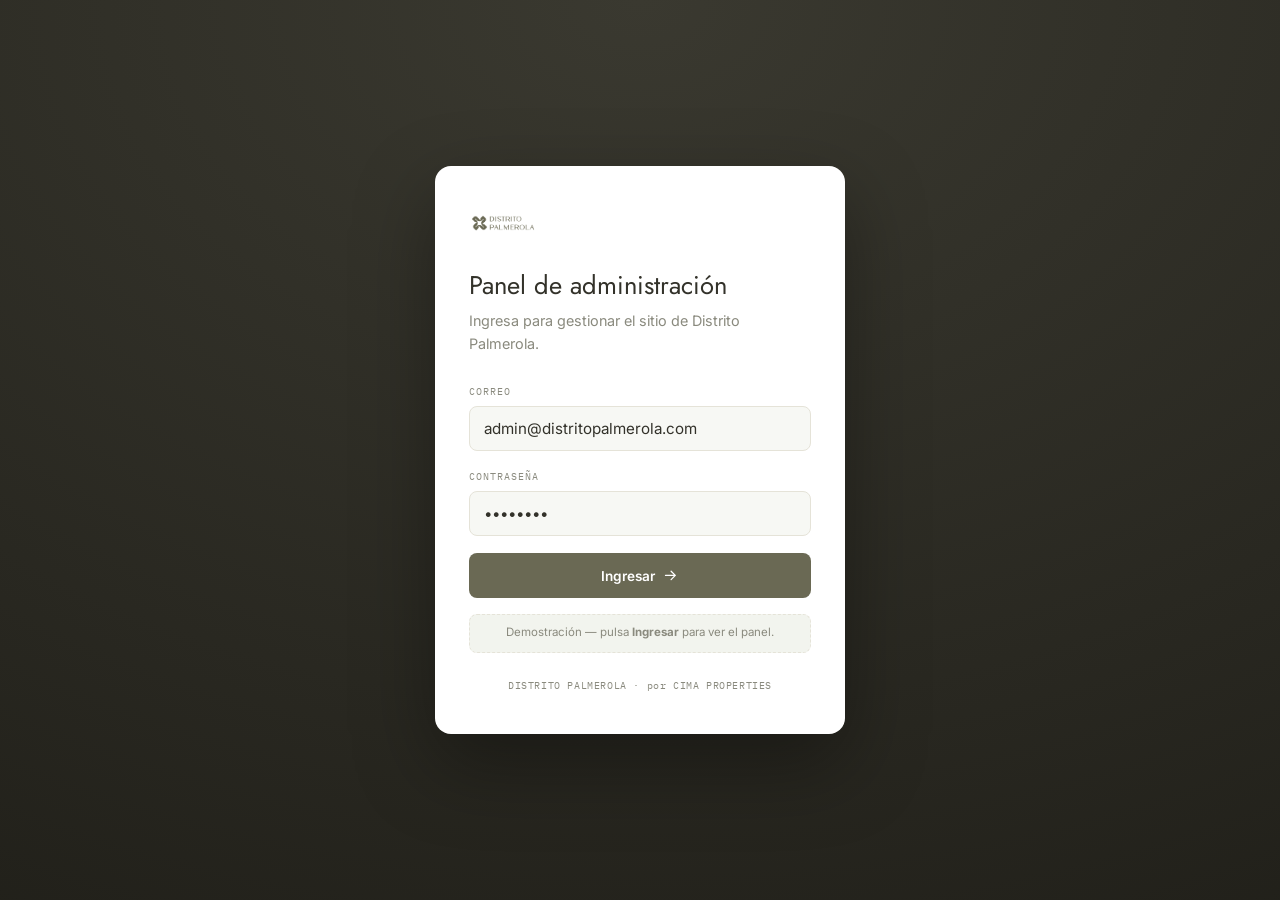
<file: panel/index.html>
<!doctype html>
<html lang="es">
<head>
<meta charset="utf-8" />
<meta name="viewport" content="width=device-width, initial-scale=1" />
<title>Panel de administración — Distrito Palmerola</title>
<meta name="robots" content="noindex" />
<link rel="icon" type="image/png" href="../assets/img/brand/mark.png" />
<link rel="preconnect" href="https://fonts.googleapis.com" />
<link rel="preconnect" href="https://fonts.gstatic.com" crossorigin />
<link href="https://fonts.googleapis.com/css2?family=Jost:wght@400;500&family=Inter:wght@400;500;600&family=IBM+Plex+Mono:wght@400;500&display=swap" rel="stylesheet" />
<link rel="stylesheet" href="assets/panel.css" />
</head>
<body>
<svg width="0" height="0" style="position:absolute" aria-hidden="true"><defs>
  <symbol id="i-arrow" viewBox="0 0 24 24"><path d="M5 12h14M13 6l6 6-6 6"/></symbol>
</defs></svg>

<div class="login-wrap">
  <form class="login-card" onsubmit="location.href='dashboard.html';return false;">
    <img class="login-logo" src="../assets/img/brand/logo.png" alt="Distrito Palmerola" />
    <h1>Panel de administración</h1>
    <p class="sub">Ingresa para gestionar el sitio de Distrito Palmerola.</p>
    <div class="field"><label>Correo</label><input type="email" value="admin@distritopalmerola.com" /></div>
    <div class="field"><label>Contraseña</label><input type="password" value="demo1234" /></div>
    <button class="btn btn-primary btn-block" type="submit">Ingresar <svg class="ico"><use href="#i-arrow"/></svg></button>
    <div class="login-hint">Demostración — pulsa <b>Ingresar</b> para ver el panel.</div>
    <div class="login-foot">DISTRITO PALMEROLA · por CIMA PROPERTIES</div>
  </form>
</div>
</body>
</html>
</file>
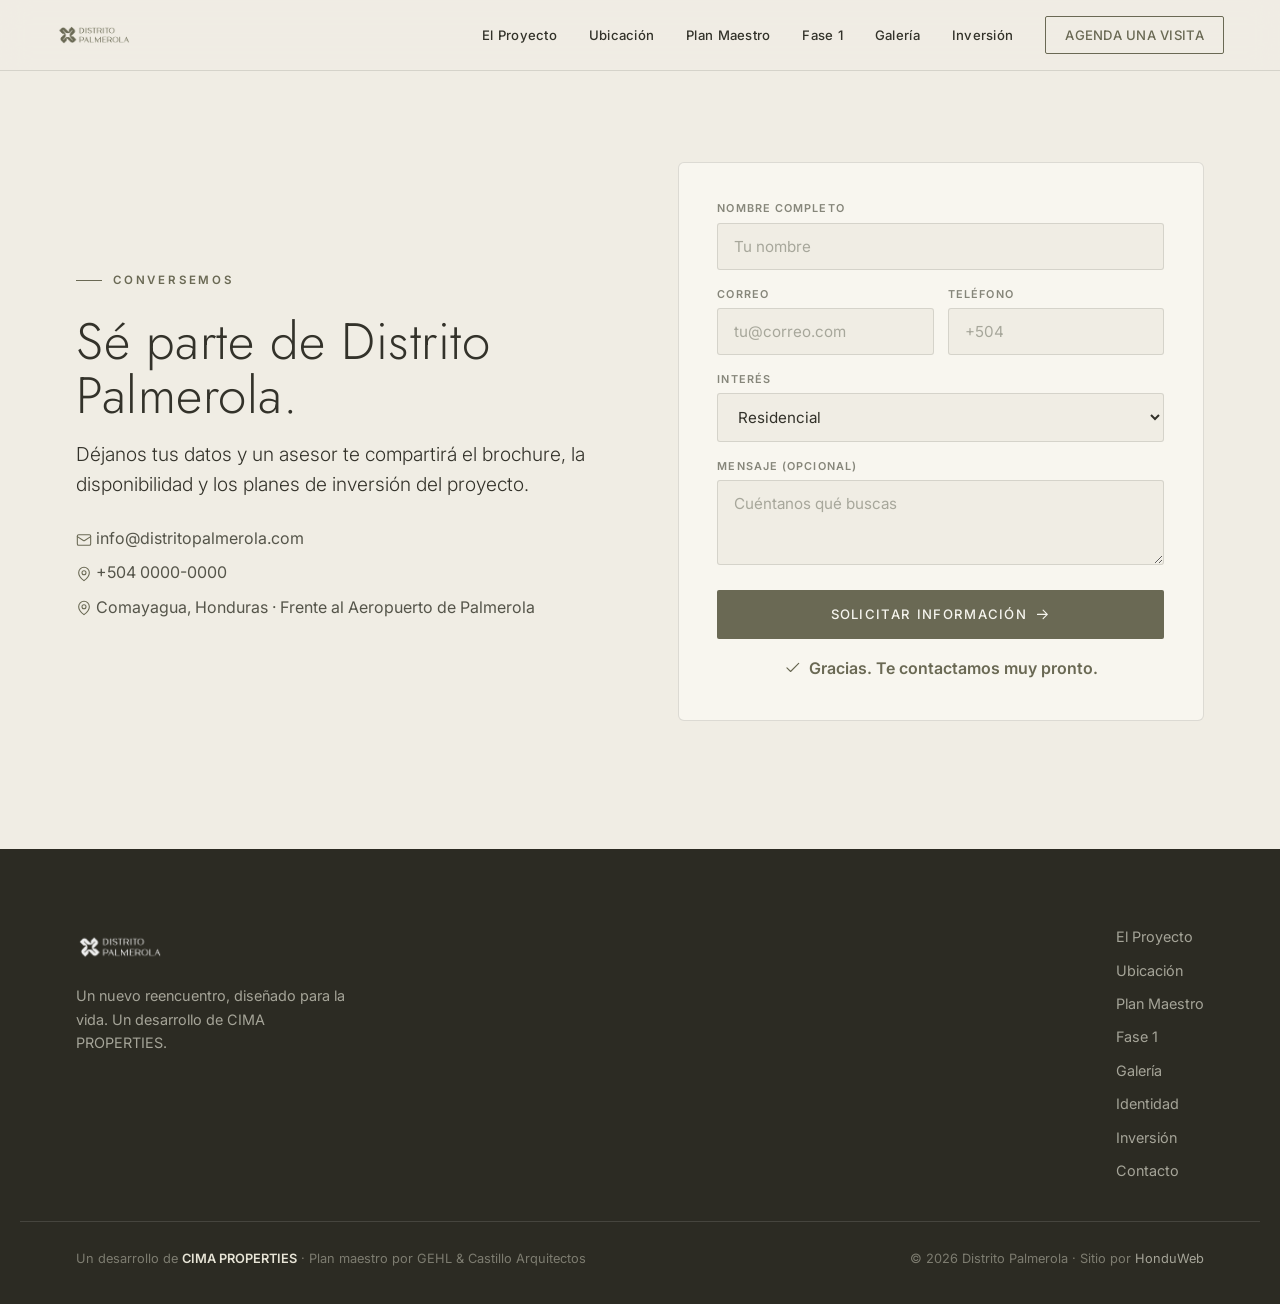
<file: contacto.html>
<!doctype html>
<html lang="es">
<head>
<meta charset="utf-8" />
<meta name="viewport" content="width=device-width, initial-scale=1" />
<title>Contacto — Distrito Palmerola</title>
<meta name="description" content="Contacta al equipo de Distrito Palmerola. Solicita el brochure, disponibilidad y planes de inversión. Un desarrollo de CIMA PROPERTIES en Comayagua, Honduras." />
<meta name="theme-color" content="#6a6954" />
<link rel="icon" type="image/png" href="assets/img/brand/mark.png" />
<link rel="preconnect" href="https://fonts.googleapis.com" />
<link rel="preconnect" href="https://fonts.gstatic.com" crossorigin />
<link href="https://fonts.googleapis.com/css2?family=Jost:wght@300;400;500&family=Inter:wght@300;400;500;600&display=swap" rel="stylesheet" />
<link rel="stylesheet" href="assets/styles.css" />
</head>
<body class="subpage">

<svg width="0" height="0" style="position:absolute" aria-hidden="true"><defs>
  <symbol id="i-arrow" viewBox="0 0 24 24"><path d="M5 12h14M13 6l6 6-6 6"/></symbol>
  <symbol id="i-check" viewBox="0 0 24 24"><path d="M20 6 9 17l-5-5"/></symbol>
  <symbol id="i-mail" viewBox="0 0 24 24"><rect x="2" y="4" width="20" height="16" rx="2"/><path d="m22 7-8.97 5.7a1.94 1.94 0 0 1-2.06 0L2 7"/></symbol>
  <symbol id="i-pin" viewBox="0 0 24 24"><path d="M20 10c0 6-8 12-8 12s-8-6-8-12a8 8 0 0 1 16 0Z"/><circle cx="12" cy="10" r="3"/></symbol>
</defs></svg>

<header id="nav" class="solid">
  <div class="nav-inner">
    <a href="index.html" class="brand"><img src="assets/img/brand/logo.png" alt="Distrito Palmerola" /></a>
    <nav class="nav-links" aria-label="Principal">
      <a href="proyecto.html">El Proyecto</a>
      <a href="ubicacion.html">Ubicación</a>
      <a href="plan-maestro.html">Plan Maestro</a>
      <a href="fase-1.html">Fase 1</a>
      <a href="galeria.html">Galería</a>
      <a href="inversion.html">Inversión</a>
      <a href="contacto.html" class="nav-cta">Agenda una visita</a>
    </nav>
    <button id="burger" aria-label="Abrir menú" aria-expanded="false"><span></span><span></span><span></span></button>
  </div>
</header>
<div id="mobile-menu" aria-hidden="true">
  <a href="index.html">Inicio</a><a href="proyecto.html">El Proyecto</a><a href="ubicacion.html">Ubicación</a><a href="plan-maestro.html">Plan Maestro</a><a href="fase-1.html">Fase 1</a><a href="galeria.html">Galería</a><a href="inversion.html">Inversión</a><a href="contacto.html" class="nav-cta">Agenda una visita</a>
</div>

<main>
  <section class="section contacto" style="padding-top:clamp(150px,18vh,220px)">
    <div class="wrap cta-wrap">
      <div class="cta-copy">
        <p class="eyebrow">Conversemos</p>
        <h2>Sé parte de Distrito Palmerola.</h2>
        <p class="lead">Déjanos tus datos y un asesor te compartirá el brochure, la disponibilidad y los planes de inversión del proyecto.</p>
        <div class="contact-lines">
          <a href="mailto:info@distritopalmerola.com"><svg class="ico" style="color:var(--olive)"><use href="#i-mail"/></svg> info@distritopalmerola.com</a>
          <a href="tel:+50400000000"><svg class="ico" style="color:var(--olive)"><use href="#i-pin"/></svg> +504 0000-0000</a>
          <span><svg class="ico" style="color:var(--olive)"><use href="#i-pin"/></svg> Comayagua, Honduras · Frente al Aeropuerto de Palmerola</span>
        </div>
      </div>
      <form class="cta-form" onsubmit="return DP.submit(event)">
        <div class="field"><label>Nombre completo</label><input type="text" name="nombre" required placeholder="Tu nombre" /></div>
        <div class="field-row">
          <div class="field"><label>Correo</label><input type="email" name="email" required placeholder="tu@correo.com" /></div>
          <div class="field"><label>Teléfono</label><input type="tel" name="tel" placeholder="+504" /></div>
        </div>
        <div class="field"><label>Interés</label>
          <select name="interes"><option>Residencial</option><option>Comercial / Oficinas</option><option>Industria / Logística</option><option>Hotel / Convenciones</option><option>Inversión</option></select>
        </div>
        <div class="field"><label>Mensaje (opcional)</label><textarea name="msg" rows="3" placeholder="Cuéntanos qué buscas"></textarea></div>
        <button class="btn btn-solid full" type="submit">Solicitar información <svg class="ico"><use href="#i-arrow"/></svg></button>
        <p class="form-ok" id="formOk" hidden><svg class="ico"><use href="#i-check"/></svg> Gracias. Te contactamos muy pronto.</p>
      </form>
    </div>
  </section>
</main>

<footer id="footer">
  <div class="wrap foot-top">
    <div class="foot-brand"><img src="assets/img/brand/logo.png" alt="Distrito Palmerola" /><p>Un nuevo reencuentro, diseñado para la vida. Un desarrollo de CIMA PROPERTIES.</p></div>
    <nav class="foot-nav" aria-label="Pie"><a href="proyecto.html">El Proyecto</a><a href="ubicacion.html">Ubicación</a><a href="plan-maestro.html">Plan Maestro</a><a href="fase-1.html">Fase 1</a><a href="galeria.html">Galería</a><a href="identidad.html">Identidad</a><a href="inversion.html">Inversión</a><a href="contacto.html">Contacto</a></nav>
  </div>
  <div class="wrap foot-bottom">
    <span>Un desarrollo de <strong>CIMA PROPERTIES</strong> · Plan maestro por GEHL &amp; Castillo Arquitectos</span>
    <span>© <span id="yr"></span> Distrito Palmerola · Sitio por <a href="https://www.honduweb.net">HonduWeb</a></span>
  </div>
</footer>
<script src="assets/app.js"></script>
</body>
</html>
</file>
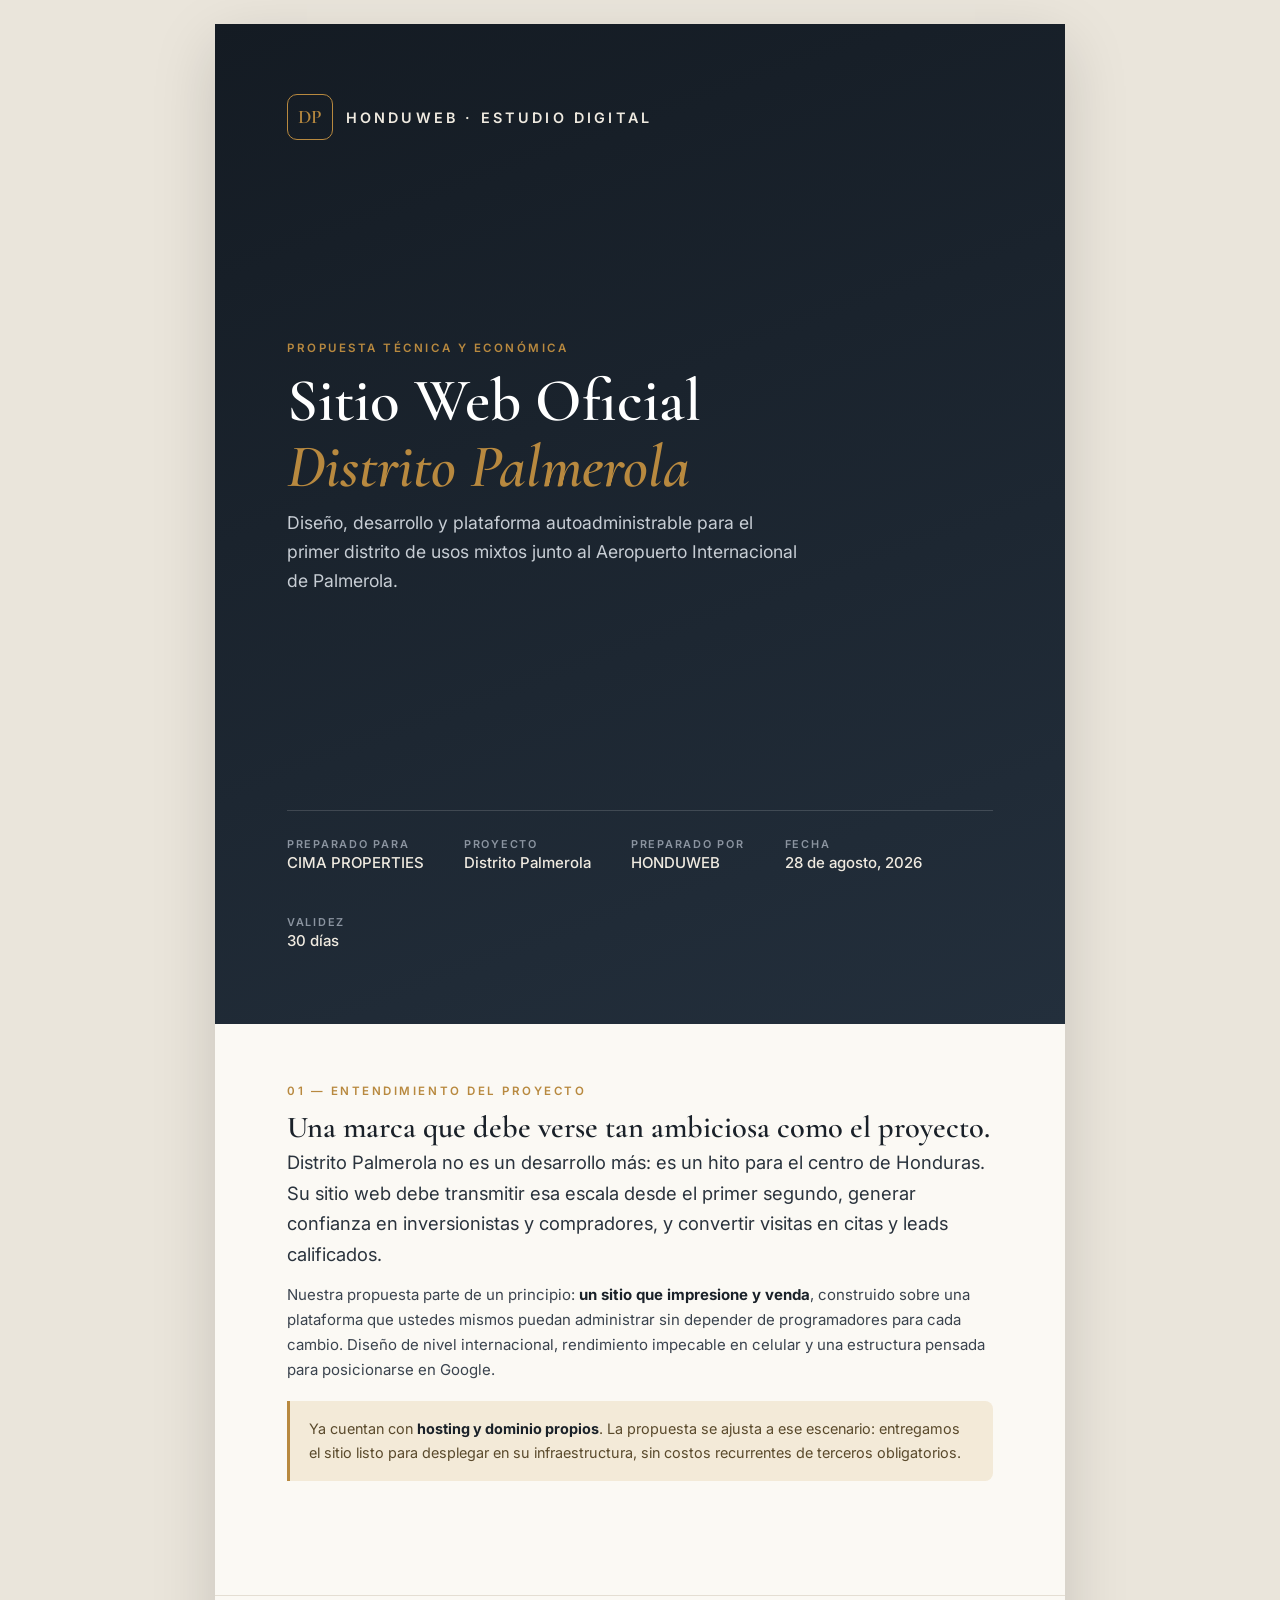
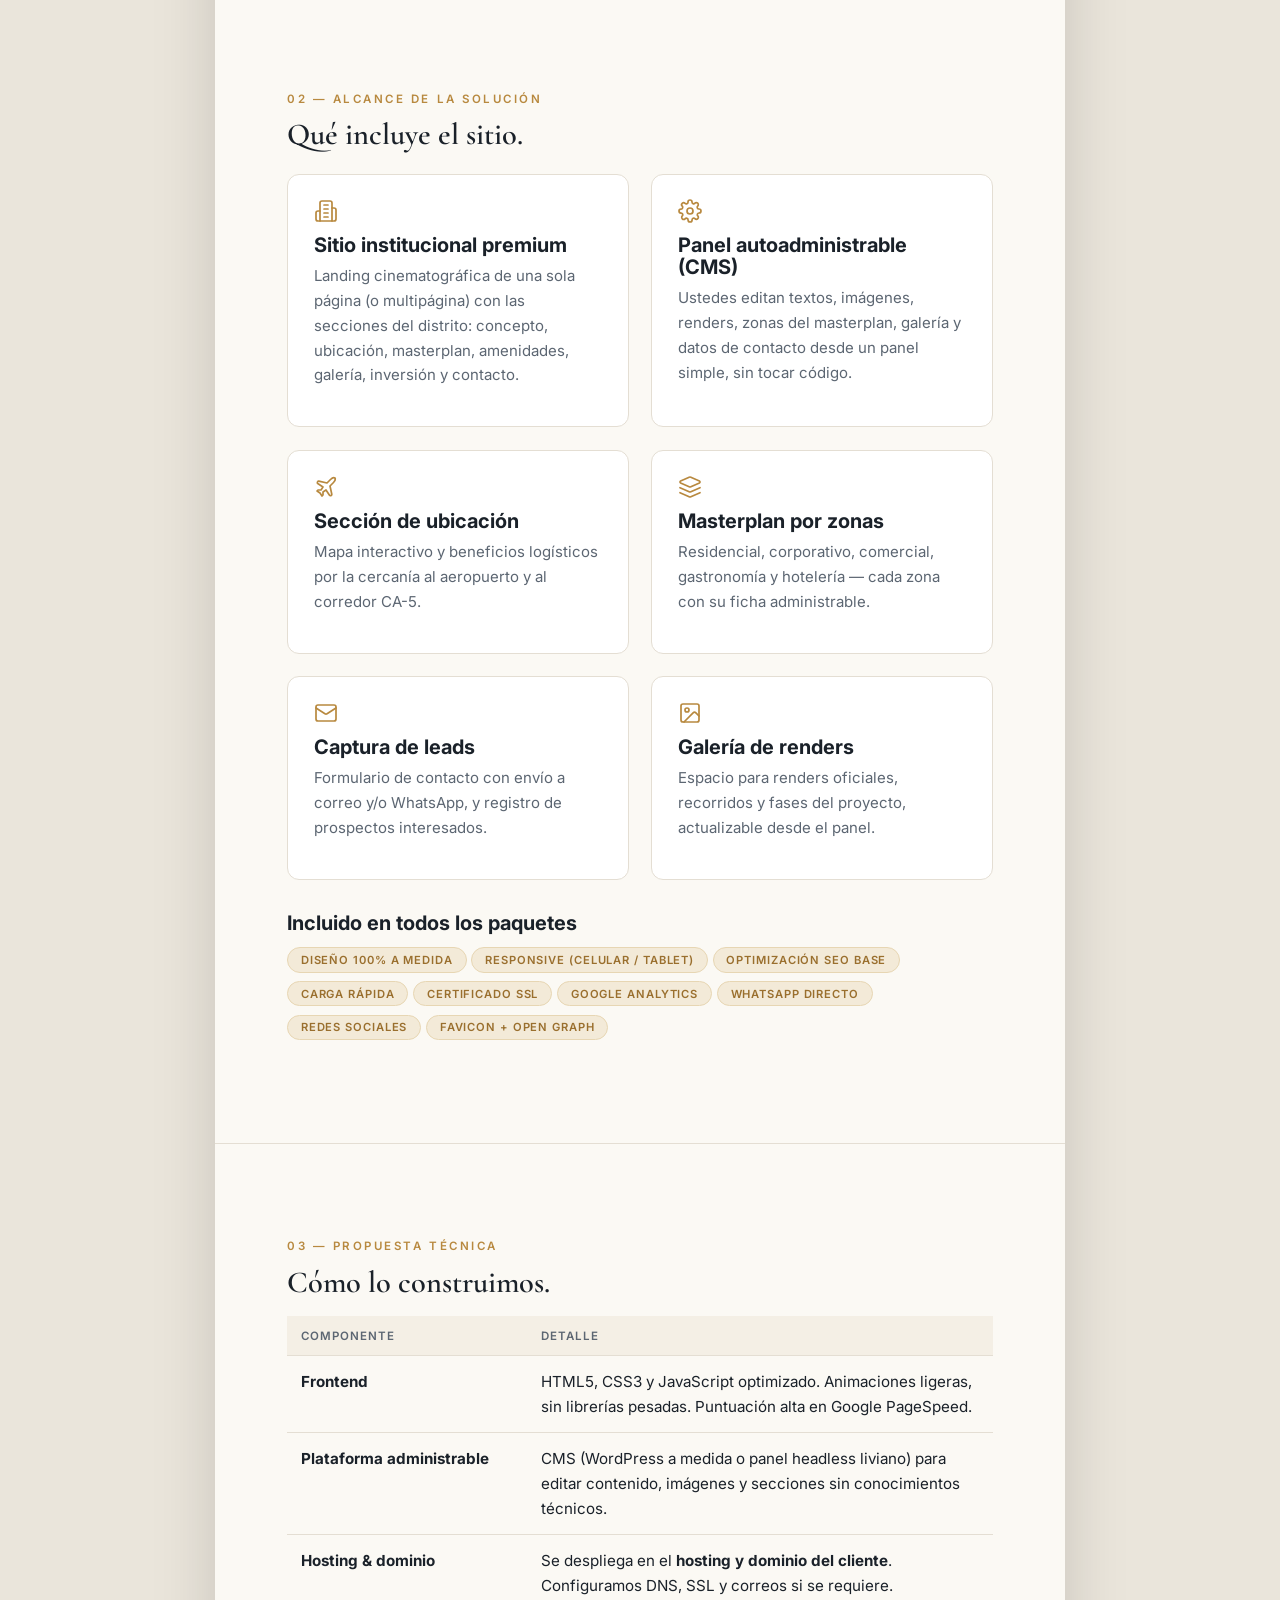
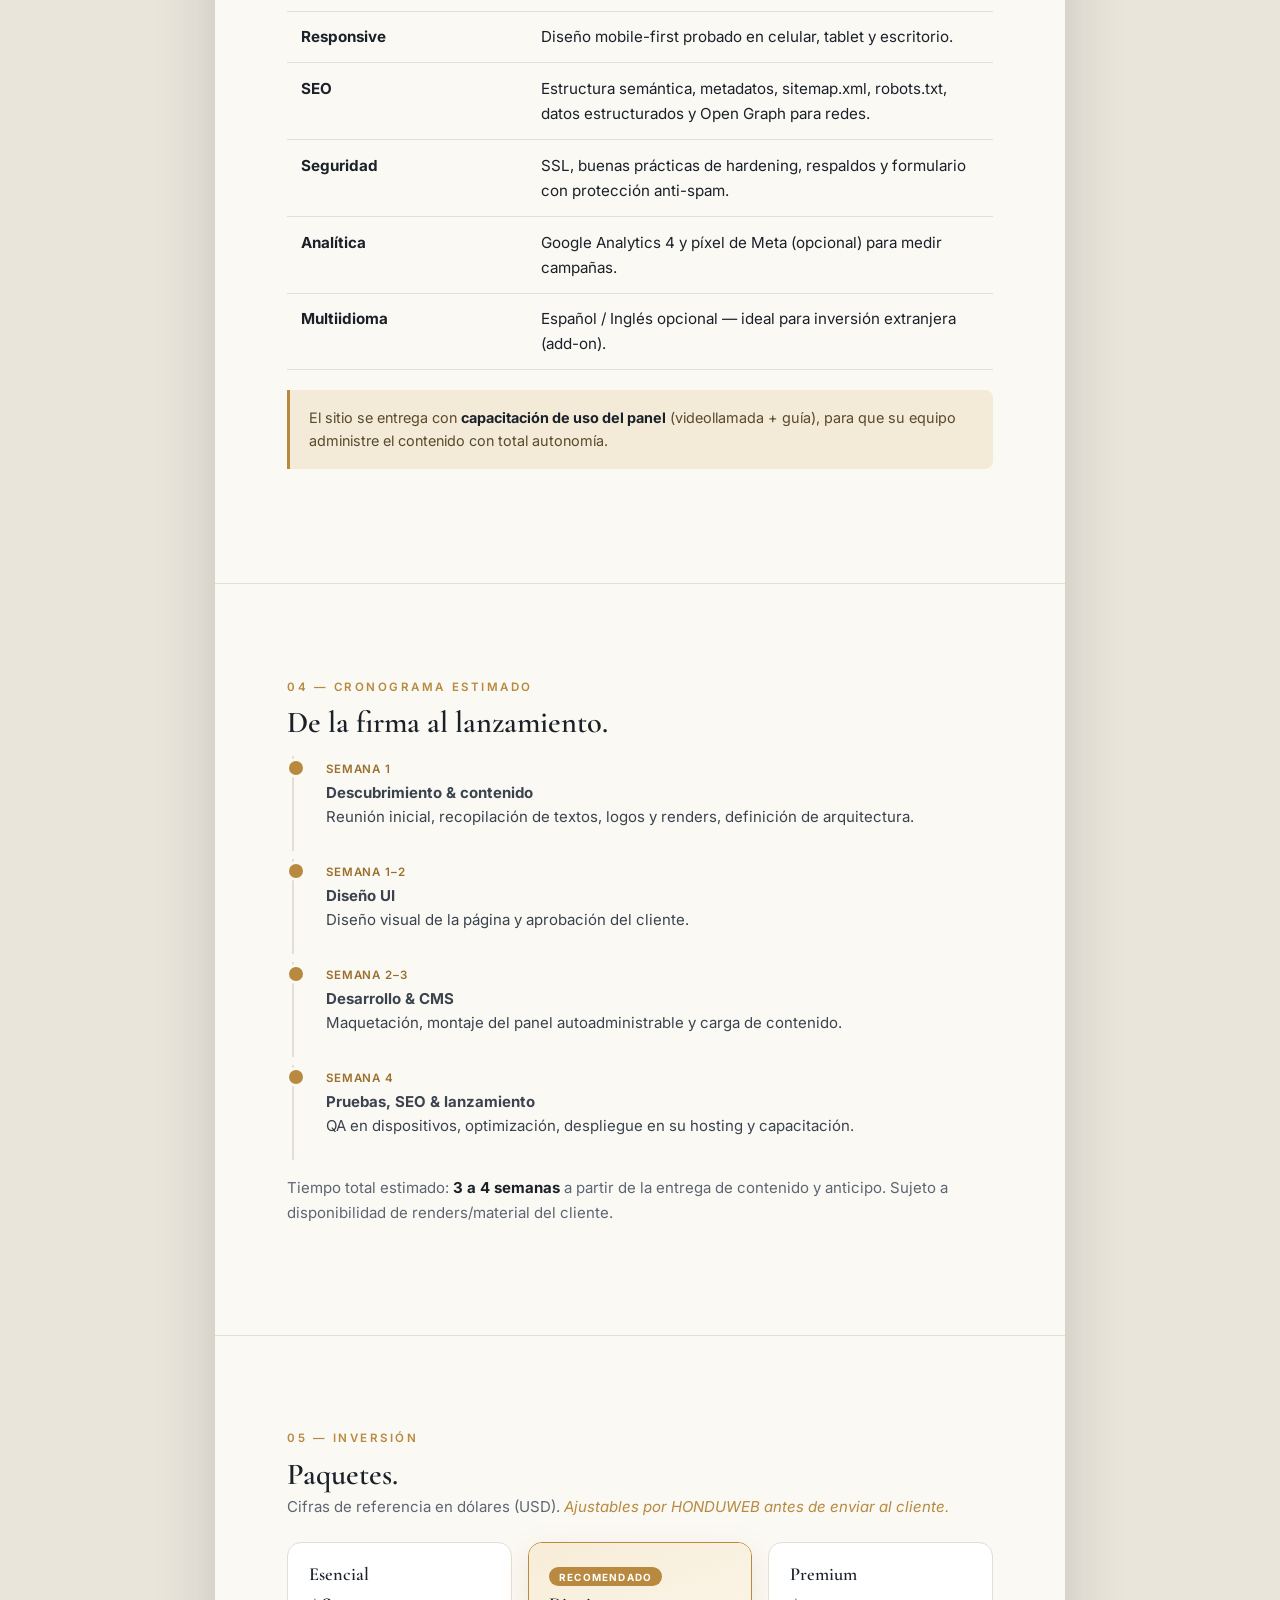
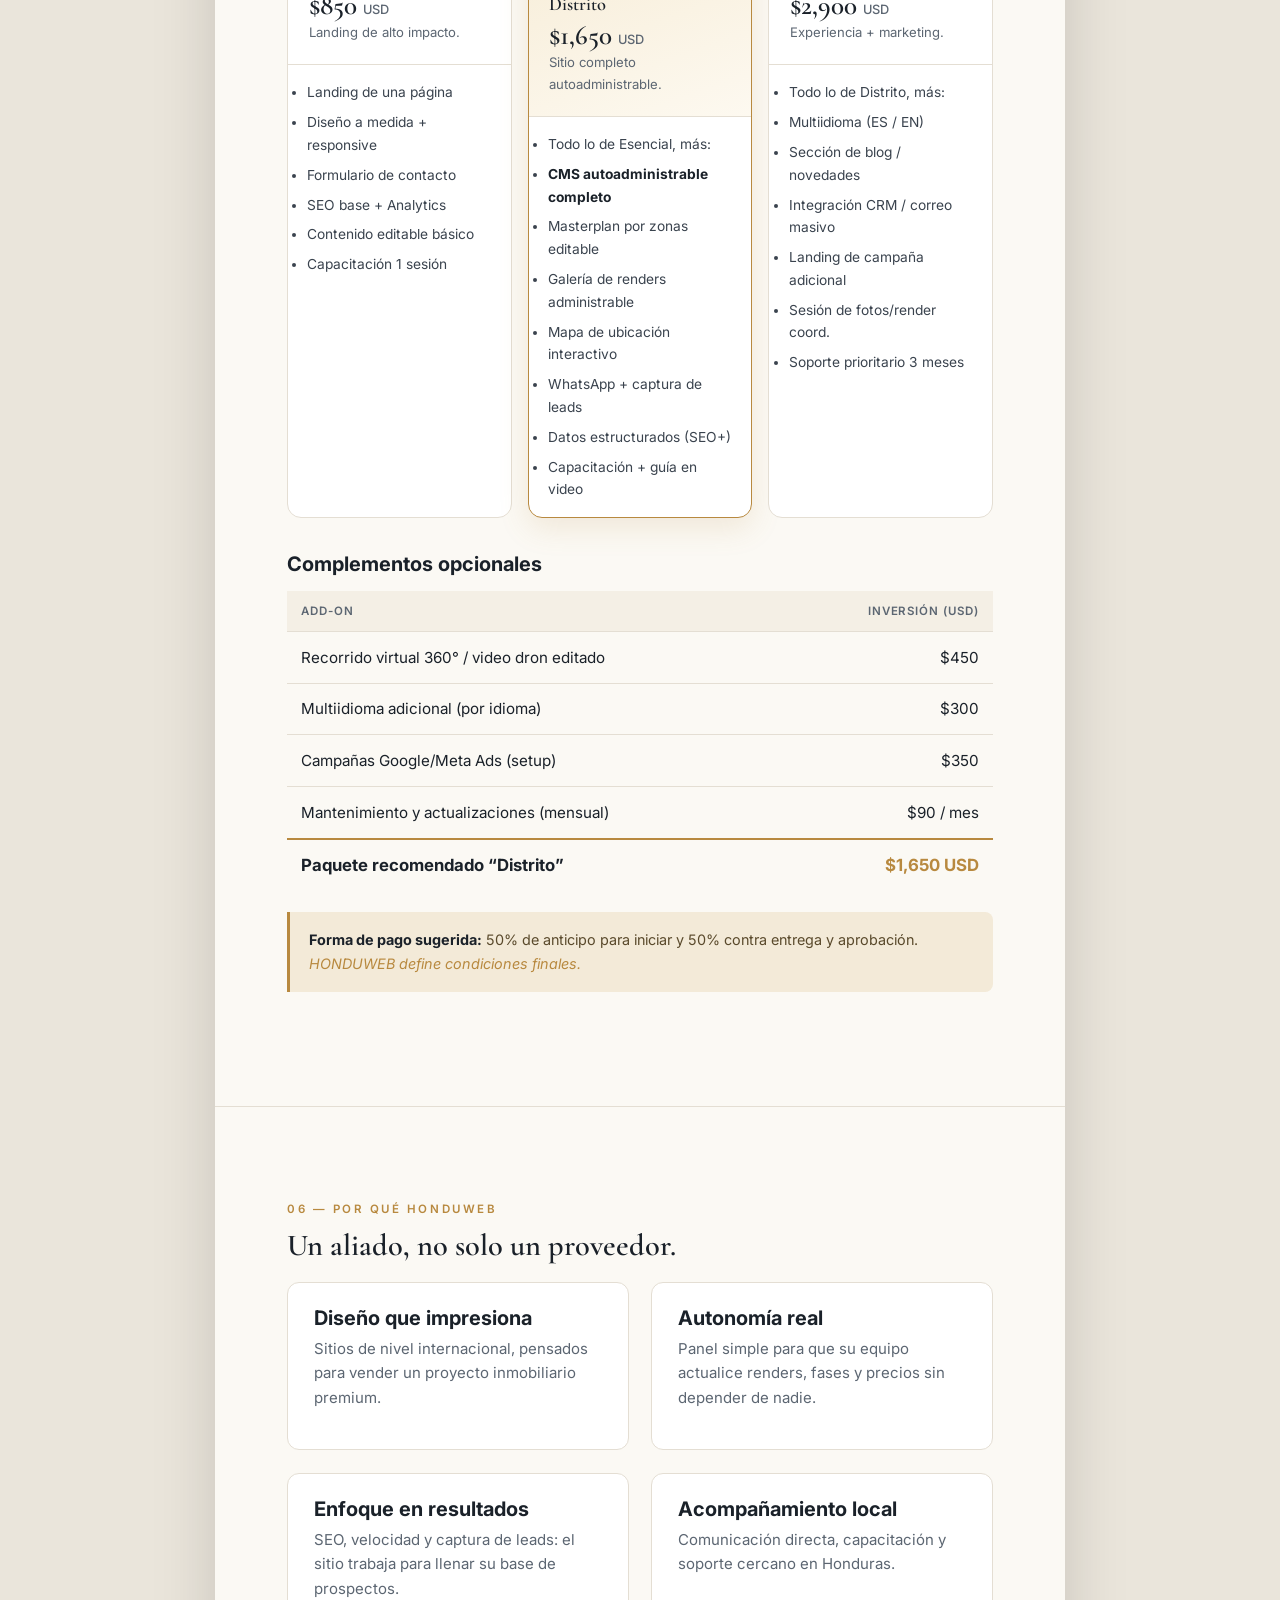
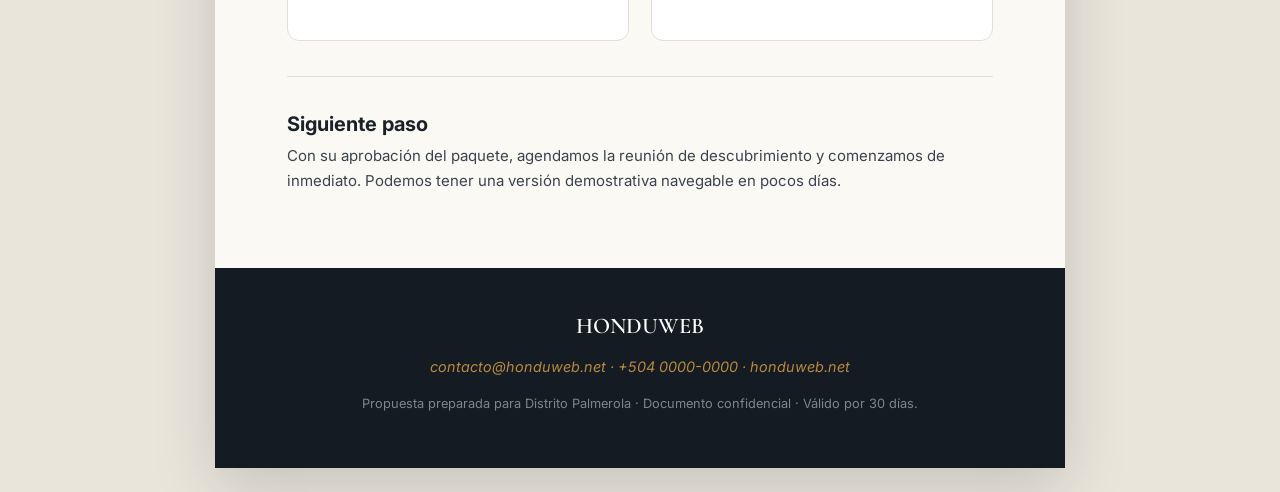
<file: cotizacion.html>
<!doctype html>
<html lang="es">
<head>
<meta charset="utf-8" />
<meta name="viewport" content="width=device-width, initial-scale=1" />
<title>Propuesta Técnica y Económica — Sitio Web Distrito Palmerola</title>
<link rel="preconnect" href="https://fonts.googleapis.com" />
<link rel="preconnect" href="https://fonts.gstatic.com" crossorigin />
<link href="https://fonts.googleapis.com/css2?family=Cormorant+Garamond:wght@500;600;700&family=Inter:wght@300;400;500;600;700&display=swap" rel="stylesheet" />
<style>
:root{
  --ink:#1a2129;--soft:#5c6672;--line:#e4ded3;--gold:#b8893f;--gold-d:#9a6f2e;
  --paper:#fbf9f4;--card:#fff;--sans:'Inter',system-ui,sans-serif;--serif:'Cormorant Garamond',Georgia,serif;
}
*{box-sizing:border-box;margin:0;padding:0}
body{font-family:var(--sans);color:var(--ink);background:#eae5db;line-height:1.65;font-size:15px}
.doc{max-width:850px;margin:24px auto;background:var(--paper);box-shadow:0 20px 60px rgba(0,0,0,.15)}
.page{padding:60px clamp(28px,7vw,72px)}
h1,h2,h3,h4{font-family:var(--serif);line-height:1.1;font-weight:600}
h1{font-size:2.9rem}h2{font-size:1.9rem;margin-bottom:.2rem}h3{font-size:1.25rem;font-family:var(--sans);font-weight:700}
p{margin-bottom:.9rem;color:#3a434e}
.gold{color:var(--gold)}
.kick{font:600 .72rem var(--sans);letter-spacing:.22em;text-transform:uppercase;color:var(--gold);margin-bottom:.8rem}
.muted{color:var(--soft)}
a{color:var(--gold-d)}
hr{border:0;border-top:1px solid var(--line);margin:2.2rem 0}
ul{margin:0 0 1rem 1.1rem}li{margin-bottom:.5rem;color:#3a434e}
strong{color:var(--ink)}

/* Cover */
.cover{background:linear-gradient(160deg,#141b23,#232f3c);color:#efeae0;min-height:1000px;display:flex;flex-direction:column;justify-content:space-between;padding:70px clamp(28px,7vw,72px)}
.cover .mark{display:flex;align-items:center;gap:.8rem}
.cover .mark span{display:grid;place-items:center;width:46px;height:46px;border:1px solid var(--gold);border-radius:10px;font:600 1.2rem var(--serif);color:var(--gold)}
.cover .mark b{font:600 .9rem var(--sans);letter-spacing:.22em}
.cover h1{color:#fff;font-size:clamp(2.4rem,6vw,3.8rem);margin:.4rem 0}
.cover h1 em{color:var(--gold)}
.cover .sub{color:#c7cdd4;max-width:520px;font-size:1.1rem}
.cover .meta{display:flex;gap:2.5rem;flex-wrap:wrap;border-top:1px solid rgba(255,255,255,.15);padding-top:1.6rem}
.cover .meta div span{display:block;font:600 .68rem var(--sans);letter-spacing:.16em;text-transform:uppercase;color:#8b94a0}
.cover .meta div b{font-weight:500;color:#efeae0}

/* Blocks */
.lead{font-size:1.15rem;color:#2a333d}
.two{display:grid;grid-template-columns:1fr 1fr;gap:1.4rem}
.card{background:var(--card);border:1px solid var(--line);border-radius:12px;padding:1.5rem 1.6rem}
.card h3{margin-bottom:.5rem}
.card .ic{width:1.5rem;height:1.5rem;color:var(--gold);margin-bottom:.7rem;display:block;fill:none;stroke:currentColor;stroke-width:1.7;stroke-linecap:round;stroke-linejoin:round}
.pill{display:inline-block;font:600 .7rem var(--sans);letter-spacing:.08em;text-transform:uppercase;color:var(--gold-d);background:#f3ead8;border:1px solid #e7d6b3;border-radius:100px;padding:.3rem .8rem;margin:0 .3rem .5rem 0}

table{width:100%;border-collapse:collapse;margin:1rem 0;font-size:.95rem}
th,td{text-align:left;padding:.8rem .9rem;border-bottom:1px solid var(--line);vertical-align:top}
th{font:600 .72rem var(--sans);letter-spacing:.08em;text-transform:uppercase;color:var(--soft);background:#f4efe5}
td.r,th.r{text-align:right;white-space:nowrap}
tr.total td{border-top:2px solid var(--gold);border-bottom:0;font-weight:700;font-size:1.05rem}
tr.total td .gold{font-size:1.15rem}

.pkg{display:grid;grid-template-columns:repeat(3,1fr);gap:1rem}
.pkg .p{border:1px solid var(--line);border-radius:14px;overflow:hidden;background:#fff}
.pkg .p.best{border-color:var(--gold);box-shadow:0 10px 30px rgba(184,137,63,.15)}
.pkg .p .top{padding:1.3rem;border-bottom:1px solid var(--line)}
.pkg .p.best .top{background:linear-gradient(160deg,#f7edd8,#fdf9f0)}
.pkg .p h4{font-size:1.15rem}
.pkg .price{font:600 1.7rem var(--serif);color:var(--ink);margin-top:.3rem}
.pkg .price small{font:500 .8rem var(--sans);color:var(--soft)}
.pkg .p ul{margin:1rem 1.2rem;font-size:.86rem}
.pkg .p li{margin-bottom:.45rem}
.tag-best{display:inline-block;font:700 .62rem var(--sans);letter-spacing:.12em;text-transform:uppercase;color:#fff;background:var(--gold);border-radius:100px;padding:.2rem .6rem;margin-bottom:.5rem}

.timeline{list-style:none;margin:1rem 0 0;padding:0}
.timeline li{position:relative;padding:0 0 1.3rem 2rem;border-left:2px solid var(--line);margin-left:.3rem}
.timeline li::before{content:"";position:absolute;left:-8px;top:2px;width:14px;height:14px;border-radius:50%;background:var(--gold);border:3px solid var(--paper)}
.timeline b{display:block}
.timeline .wk{font:600 .72rem var(--sans);letter-spacing:.08em;text-transform:uppercase;color:var(--gold-d)}

.note{background:#f3ead8;border-left:3px solid var(--gold);padding:1rem 1.2rem;border-radius:0 8px 8px 0;font-size:.9rem;color:#5a4a2c;margin:1.2rem 0}
.sec-num{font:600 .8rem var(--sans);color:var(--gold);letter-spacing:.1em}
.foot{background:#141b23;color:#c7cdd4;padding:40px clamp(28px,7vw,72px);text-align:center}
.foot b{color:#fff;font-family:var(--serif);font-size:1.4rem;font-weight:600}
.foot .lines{margin-top:.6rem;font-size:.9rem}
.editable{color:#b8893f;font-style:italic}
@media print{
  body{background:#fff;font-size:12px}
  .doc{box-shadow:none;margin:0;max-width:100%}
  .page,.cover{page-break-inside:avoid}
  .cover{min-height:100vh}
  .no-print{display:none}
}
@media(max-width:640px){.two,.pkg{grid-template-columns:1fr}.cover .meta{gap:1.2rem}}
</style>
</head>
<body>
<svg width="0" height="0" style="position:absolute" aria-hidden="true"><defs>
  <symbol id="c-building" viewBox="0 0 24 24"><path d="M6 22V4a2 2 0 0 1 2-2h8a2 2 0 0 1 2 2v18Z"/><path d="M6 12H4a2 2 0 0 0-2 2v6a2 2 0 0 0 2 2h2"/><path d="M18 9h2a2 2 0 0 1 2 2v9a2 2 0 0 1-2 2h-2"/><path d="M10 6h4M10 10h4M10 14h4M10 18h4"/></symbol>
  <symbol id="c-settings" viewBox="0 0 24 24"><circle cx="12" cy="12" r="3"/><path d="M19.4 15a1.65 1.65 0 0 0 .33 1.82l.06.06a2 2 0 1 1-2.83 2.83l-.06-.06a1.65 1.65 0 0 0-1.82-.33 1.65 1.65 0 0 0-1 1.51V21a2 2 0 0 1-4 0v-.09A1.65 1.65 0 0 0 9 19.4a1.65 1.65 0 0 0-1.82.33l-.06.06a2 2 0 1 1-2.83-2.83l.06-.06a1.65 1.65 0 0 0 .33-1.82 1.65 1.65 0 0 0-1.51-1H3a2 2 0 0 1 0-4h.09A1.65 1.65 0 0 0 4.6 9a1.65 1.65 0 0 0-.33-1.82l-.06-.06a2 2 0 1 1 2.83-2.83l.06.06a1.65 1.65 0 0 0 1.82.33H9a1.65 1.65 0 0 0 1-1.51V3a2 2 0 0 1 4 0v.09a1.65 1.65 0 0 0 1 1.51 1.65 1.65 0 0 0 1.82-.33l.06-.06a2 2 0 1 1 2.83 2.83l-.06.06a1.65 1.65 0 0 0-.33 1.82V9a1.65 1.65 0 0 0 1.51 1H21a2 2 0 0 1 0 4h-.09a1.65 1.65 0 0 0-1.51 1Z"/></symbol>
  <symbol id="c-plane" viewBox="0 0 24 24"><path d="M17.8 19.2 16 11l3.5-3.5C21 6 21.5 4 21 3c-1-.5-3 0-4.5 1.5L13 8 4.8 6.2c-.5-.1-.9.1-1.1.5l-.3.5c-.2.5-.1 1 .3 1.3L9 12l-2 3H4l-1 1 3 2 2 3 1-1v-3l3-2 3.5 5.3c.3.4.8.5 1.3.3l.5-.2c.4-.3.6-.7.5-1.2z"/></symbol>
  <symbol id="c-layers" viewBox="0 0 24 24"><path d="M12.83 2.18a2 2 0 0 0-1.66 0L2.6 6.08a1 1 0 0 0 0 1.83l8.58 3.91a2 2 0 0 0 1.66 0l8.58-3.9a1 1 0 0 0 0-1.83Z"/><path d="m22 17.65-9.17 4.16a2 2 0 0 1-1.66 0L2 17.65"/><path d="m22 12.65-9.17 4.16a2 2 0 0 1-1.66 0L2 12.65"/></symbol>
  <symbol id="c-mail" viewBox="0 0 24 24"><rect x="2" y="4" width="20" height="16" rx="2"/><path d="m22 7-8.97 5.7a1.94 1.94 0 0 1-2.06 0L2 7"/></symbol>
  <symbol id="c-image" viewBox="0 0 24 24"><rect x="3" y="3" width="18" height="18" rx="2"/><circle cx="9" cy="9" r="2"/><path d="m21 15-3.09-3.09a2 2 0 0 0-2.82 0L6 21"/></symbol>
</defs></svg>

<div class="doc">

  <!-- ===== Portada ===== -->
  <section class="cover">
    <div class="mark"><span>DP</span><b>HONDUWEB · ESTUDIO DIGITAL</b></div>
    <div>
      <p class="kick" style="color:var(--gold)">Propuesta Técnica y Económica</p>
      <h1>Sitio Web Oficial<br /><em>Distrito Palmerola</em></h1>
      <p class="sub">Diseño, desarrollo y plataforma autoadministrable para el primer distrito de usos mixtos junto al Aeropuerto Internacional de Palmerola.</p>
    </div>
    <div class="meta">
      <div><span>Preparado para</span><b>CIMA PROPERTIES</b></div>
      <div><span>Proyecto</span><b>Distrito Palmerola</b></div>
      <div><span>Preparado por</span><b>HONDUWEB</b></div>
      <div><span>Fecha</span><b>28 de agosto, 2026</b></div>
      <div><span>Validez</span><b>30 días</b></div>
    </div>
  </section>

  <!-- ===== 1. Entendimiento ===== -->
  <section class="page">
    <p class="kick">01 — Entendimiento del proyecto</p>
    <h2>Una marca que debe verse tan ambiciosa como el proyecto.</h2>
    <p class="lead">Distrito Palmerola no es un desarrollo más: es un hito para el centro de Honduras. Su sitio web debe transmitir esa escala desde el primer segundo, generar confianza en inversionistas y compradores, y convertir visitas en citas y leads calificados.</p>
    <p>Nuestra propuesta parte de un principio: <strong>un sitio que impresione y venda</strong>, construido sobre una plataforma que ustedes mismos puedan administrar sin depender de programadores para cada cambio. Diseño de nivel internacional, rendimiento impecable en celular y una estructura pensada para posicionarse en Google.</p>
    <div class="note">Ya cuentan con <strong>hosting y dominio propios</strong>. La propuesta se ajusta a ese escenario: entregamos el sitio listo para desplegar en su infraestructura, sin costos recurrentes de terceros obligatorios.</div>
  </section>

  <hr class="page" style="padding-top:0;padding-bottom:0" />

  <!-- ===== 2. Alcance ===== -->
  <section class="page">
    <p class="kick">02 — Alcance de la solución</p>
    <h2>Qué incluye el sitio.</h2>
    <div class="two" style="margin-top:1.4rem">
      <div class="card"><svg class="ic"><use href="#c-building"/></svg><h3>Sitio institucional premium</h3><p class="muted">Landing cinematográfica de una sola página (o multipágina) con las secciones del distrito: concepto, ubicación, masterplan, amenidades, galería, inversión y contacto.</p></div>
      <div class="card"><svg class="ic"><use href="#c-settings"/></svg><h3>Panel autoadministrable (CMS)</h3><p class="muted">Ustedes editan textos, imágenes, renders, zonas del masterplan, galería y datos de contacto desde un panel simple, sin tocar código.</p></div>
      <div class="card"><svg class="ic"><use href="#c-plane"/></svg><h3>Sección de ubicación</h3><p class="muted">Mapa interactivo y beneficios logísticos por la cercanía al aeropuerto y al corredor CA-5.</p></div>
      <div class="card"><svg class="ic"><use href="#c-layers"/></svg><h3>Masterplan por zonas</h3><p class="muted">Residencial, corporativo, comercial, gastronomía y hotelería — cada zona con su ficha administrable.</p></div>
      <div class="card"><svg class="ic"><use href="#c-mail"/></svg><h3>Captura de leads</h3><p class="muted">Formulario de contacto con envío a correo y/o WhatsApp, y registro de prospectos interesados.</p></div>
      <div class="card"><svg class="ic"><use href="#c-image"/></svg><h3>Galería de renders</h3><p class="muted">Espacio para renders oficiales, recorridos y fases del proyecto, actualizable desde el panel.</p></div>
    </div>
    <h3 style="margin:2rem 0 .8rem">Incluido en todos los paquetes</h3>
    <span class="pill">Diseño 100% a medida</span><span class="pill">Responsive (celular / tablet)</span><span class="pill">Optimización SEO base</span><span class="pill">Carga rápida</span><span class="pill">Certificado SSL</span><span class="pill">Google Analytics</span><span class="pill">WhatsApp directo</span><span class="pill">Redes sociales</span><span class="pill">Favicon + Open Graph</span>
  </section>

  <hr class="page" style="padding-top:0;padding-bottom:0" />

  <!-- ===== 3. Propuesta técnica ===== -->
  <section class="page">
    <p class="kick">03 — Propuesta técnica</p>
    <h2>Cómo lo construimos.</h2>
    <table>
      <tr><th style="width:34%">Componente</th><th>Detalle</th></tr>
      <tr><td><strong>Frontend</strong></td><td>HTML5, CSS3 y JavaScript optimizado. Animaciones ligeras, sin librerías pesadas. Puntuación alta en Google PageSpeed.</td></tr>
      <tr><td><strong>Plataforma administrable</strong></td><td>CMS (WordPress a medida o panel headless liviano) para editar contenido, imágenes y secciones sin conocimientos técnicos.</td></tr>
      <tr><td><strong>Hosting &amp; dominio</strong></td><td>Se despliega en el <strong>hosting y dominio del cliente</strong>. Configuramos DNS, SSL y correos si se requiere.</td></tr>
      <tr><td><strong>Responsive</strong></td><td>Diseño mobile-first probado en celular, tablet y escritorio.</td></tr>
      <tr><td><strong>SEO</strong></td><td>Estructura semántica, metadatos, sitemap.xml, robots.txt, datos estructurados y Open Graph para redes.</td></tr>
      <tr><td><strong>Seguridad</strong></td><td>SSL, buenas prácticas de hardening, respaldos y formulario con protección anti-spam.</td></tr>
      <tr><td><strong>Analítica</strong></td><td>Google Analytics 4 y píxel de Meta (opcional) para medir campañas.</td></tr>
      <tr><td><strong>Multiidioma</strong></td><td>Español / Inglés opcional — ideal para inversión extranjera (add-on).</td></tr>
    </table>
    <div class="note">El sitio se entrega con <strong>capacitación de uso del panel</strong> (videollamada + guía), para que su equipo administre el contenido con total autonomía.</div>
  </section>

  <hr class="page" style="padding-top:0;padding-bottom:0" />

  <!-- ===== 4. Cronograma ===== -->
  <section class="page">
    <p class="kick">04 — Cronograma estimado</p>
    <h2>De la firma al lanzamiento.</h2>
    <ul class="timeline">
      <li><span class="wk">Semana 1</span><b>Descubrimiento &amp; contenido</b>Reunión inicial, recopilación de textos, logos y renders, definición de arquitectura.</li>
      <li><span class="wk">Semana 1–2</span><b>Diseño UI</b>Diseño visual de la página y aprobación del cliente.</li>
      <li><span class="wk">Semana 2–3</span><b>Desarrollo &amp; CMS</b>Maquetación, montaje del panel autoadministrable y carga de contenido.</li>
      <li><span class="wk">Semana 4</span><b>Pruebas, SEO &amp; lanzamiento</b>QA en dispositivos, optimización, despliegue en su hosting y capacitación.</li>
    </ul>
    <p class="muted" style="margin-top:1rem">Tiempo total estimado: <strong>3 a 4 semanas</strong> a partir de la entrega de contenido y anticipo. Sujeto a disponibilidad de renders/material del cliente.</p>
  </section>

  <hr class="page" style="padding-top:0;padding-bottom:0" />

  <!-- ===== 5. Inversión ===== -->
  <section class="page">
    <p class="kick">05 — Inversión</p>
    <h2>Paquetes.</h2>
    <p class="muted" style="margin-bottom:1.4rem">Cifras de referencia en dólares (USD). <span class="editable">Ajustables por HONDUWEB antes de enviar al cliente.</span></p>
    <div class="pkg">
      <div class="p">
        <div class="top"><h4>Esencial</h4><div class="price">$850 <small>USD</small></div><p class="muted" style="font-size:.82rem;margin:0">Landing de alto impacto.</p></div>
        <ul>
          <li>Landing de una página</li>
          <li>Diseño a medida + responsive</li>
          <li>Formulario de contacto</li>
          <li>SEO base + Analytics</li>
          <li>Contenido editable básico</li>
          <li>Capacitación 1 sesión</li>
        </ul>
      </div>
      <div class="p best">
        <div class="top"><span class="tag-best">Recomendado</span><h4>Distrito</h4><div class="price">$1,650 <small>USD</small></div><p class="muted" style="font-size:.82rem;margin:0">Sitio completo autoadministrable.</p></div>
        <ul>
          <li>Todo lo de Esencial, más:</li>
          <li><strong>CMS autoadministrable completo</strong></li>
          <li>Masterplan por zonas editable</li>
          <li>Galería de renders administrable</li>
          <li>Mapa de ubicación interactivo</li>
          <li>WhatsApp + captura de leads</li>
          <li>Datos estructurados (SEO+)</li>
          <li>Capacitación + guía en video</li>
        </ul>
      </div>
      <div class="p">
        <div class="top"><h4>Premium</h4><div class="price">$2,900 <small>USD</small></div><p class="muted" style="font-size:.82rem;margin:0">Experiencia + marketing.</p></div>
        <ul>
          <li>Todo lo de Distrito, más:</li>
          <li>Multiidioma (ES / EN)</li>
          <li>Sección de blog / novedades</li>
          <li>Integración CRM / correo masivo</li>
          <li>Landing de campaña adicional</li>
          <li>Sesión de fotos/render coord.</li>
          <li>Soporte prioritario 3 meses</li>
        </ul>
      </div>
    </div>

    <h3 style="margin:2.2rem 0 .6rem">Complementos opcionales</h3>
    <table>
      <tr><th>Add-on</th><th class="r">Inversión (USD)</th></tr>
      <tr><td>Recorrido virtual 360° / video dron editado</td><td class="r">$450</td></tr>
      <tr><td>Multiidioma adicional (por idioma)</td><td class="r">$300</td></tr>
      <tr><td>Campañas Google/Meta Ads (setup)</td><td class="r">$350</td></tr>
      <tr><td>Mantenimiento y actualizaciones (mensual)</td><td class="r">$90 / mes</td></tr>
      <tr class="total"><td>Paquete recomendado “Distrito”</td><td class="r gold">$1,650 USD</td></tr>
    </table>
    <div class="note"><strong>Forma de pago sugerida:</strong> 50% de anticipo para iniciar y 50% contra entrega y aprobación. <span class="editable">HONDUWEB define condiciones finales.</span></div>
  </section>

  <hr class="page" style="padding-top:0;padding-bottom:0" />

  <!-- ===== 6. Por qué ===== -->
  <section class="page">
    <p class="kick">06 — Por qué HONDUWEB</p>
    <h2>Un aliado, no solo un proveedor.</h2>
    <div class="two" style="margin-top:1.2rem">
      <div class="card"><h3>Diseño que impresiona</h3><p class="muted">Sitios de nivel internacional, pensados para vender un proyecto inmobiliario premium.</p></div>
      <div class="card"><h3>Autonomía real</h3><p class="muted">Panel simple para que su equipo actualice renders, fases y precios sin depender de nadie.</p></div>
      <div class="card"><h3>Enfoque en resultados</h3><p class="muted">SEO, velocidad y captura de leads: el sitio trabaja para llenar su base de prospectos.</p></div>
      <div class="card"><h3>Acompañamiento local</h3><p class="muted">Comunicación directa, capacitación y soporte cercano en Honduras.</p></div>
    </div>
    <hr />
    <h3 style="margin-bottom:.6rem">Siguiente paso</h3>
    <p>Con su aprobación del paquete, agendamos la reunión de descubrimiento y comenzamos de inmediato. Podemos tener una versión demostrativa navegable en pocos días.</p>
  </section>

  <!-- ===== Footer ===== -->
  <div class="foot">
    <b>HONDUWEB</b>
    <div class="lines">
      <p><span class="editable">contacto@honduweb.net · +504 0000-0000 · honduweb.net</span></p>
      <p style="margin-top:.6rem;color:#7d858f;font-size:.8rem">Propuesta preparada para Distrito Palmerola · Documento confidencial · Válido por 30 días.</p>
    </div>
  </div>

</div>
</body>
</html>
</file>
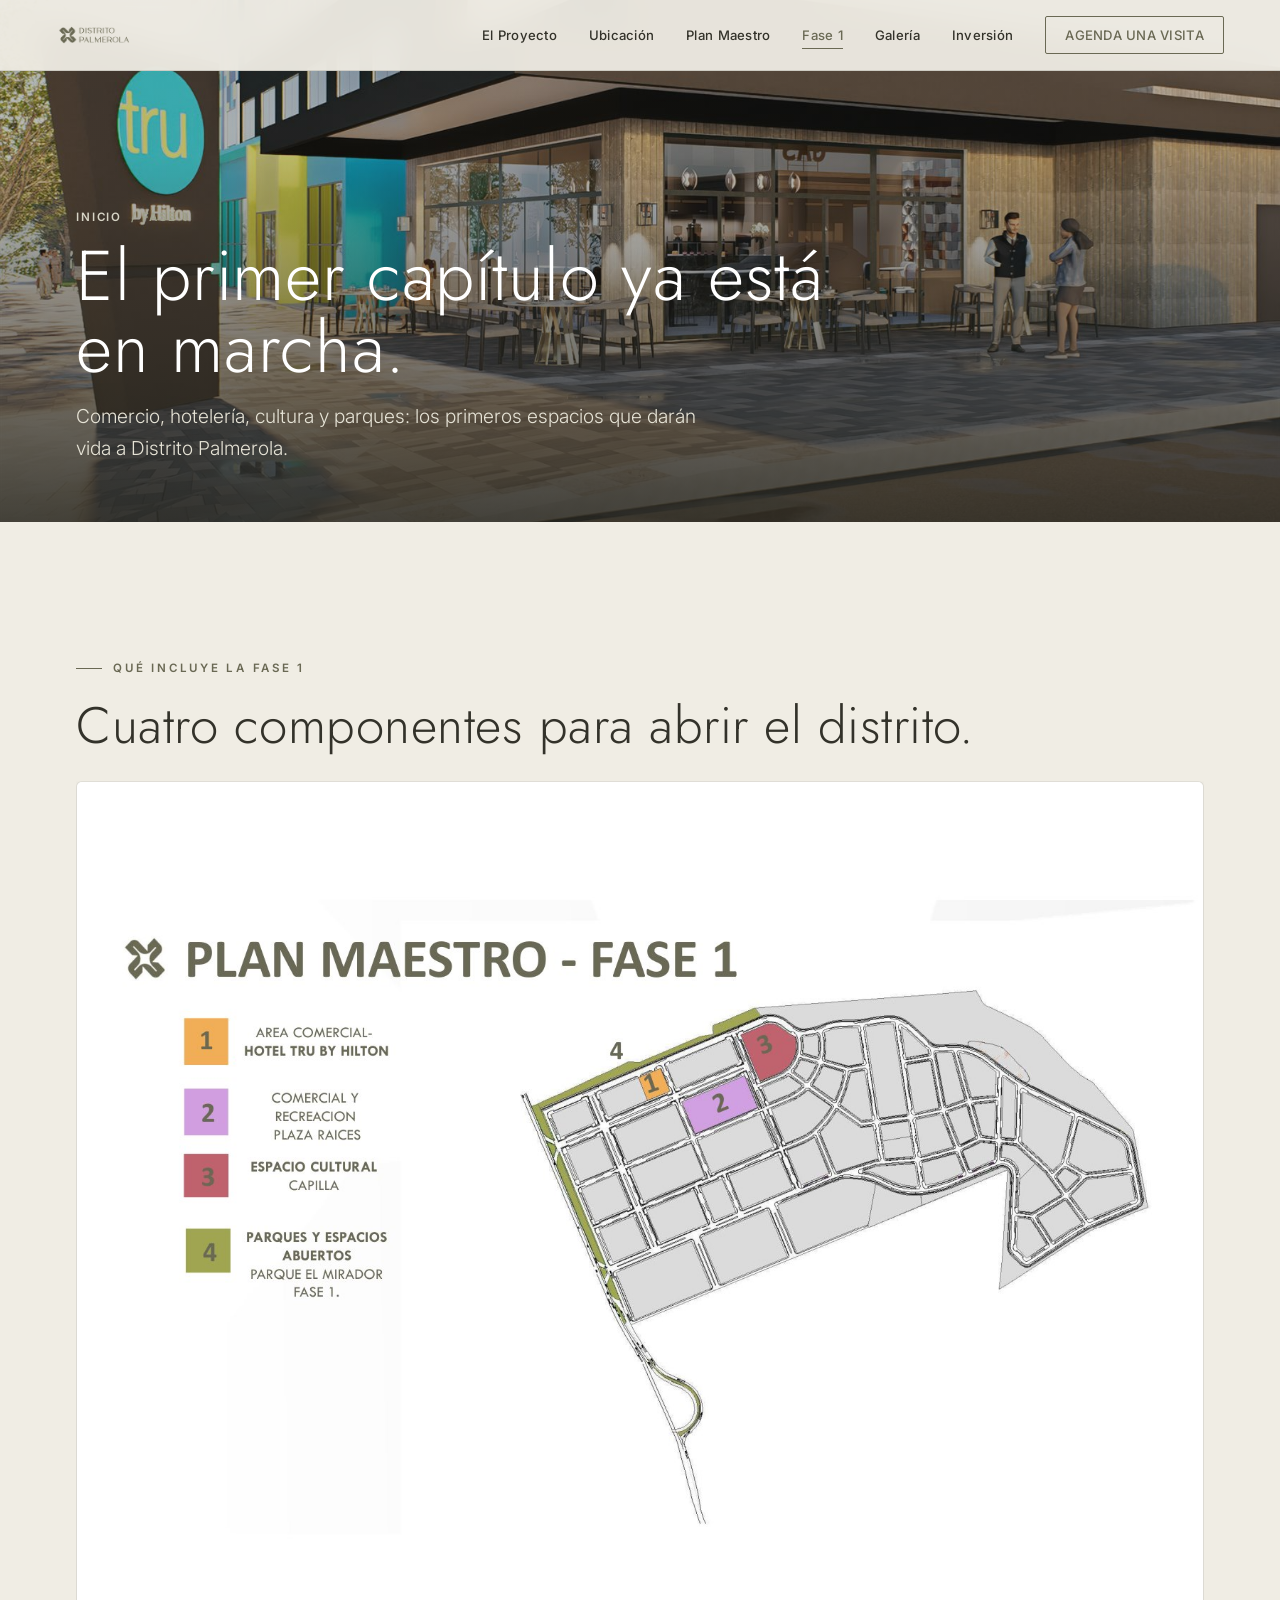
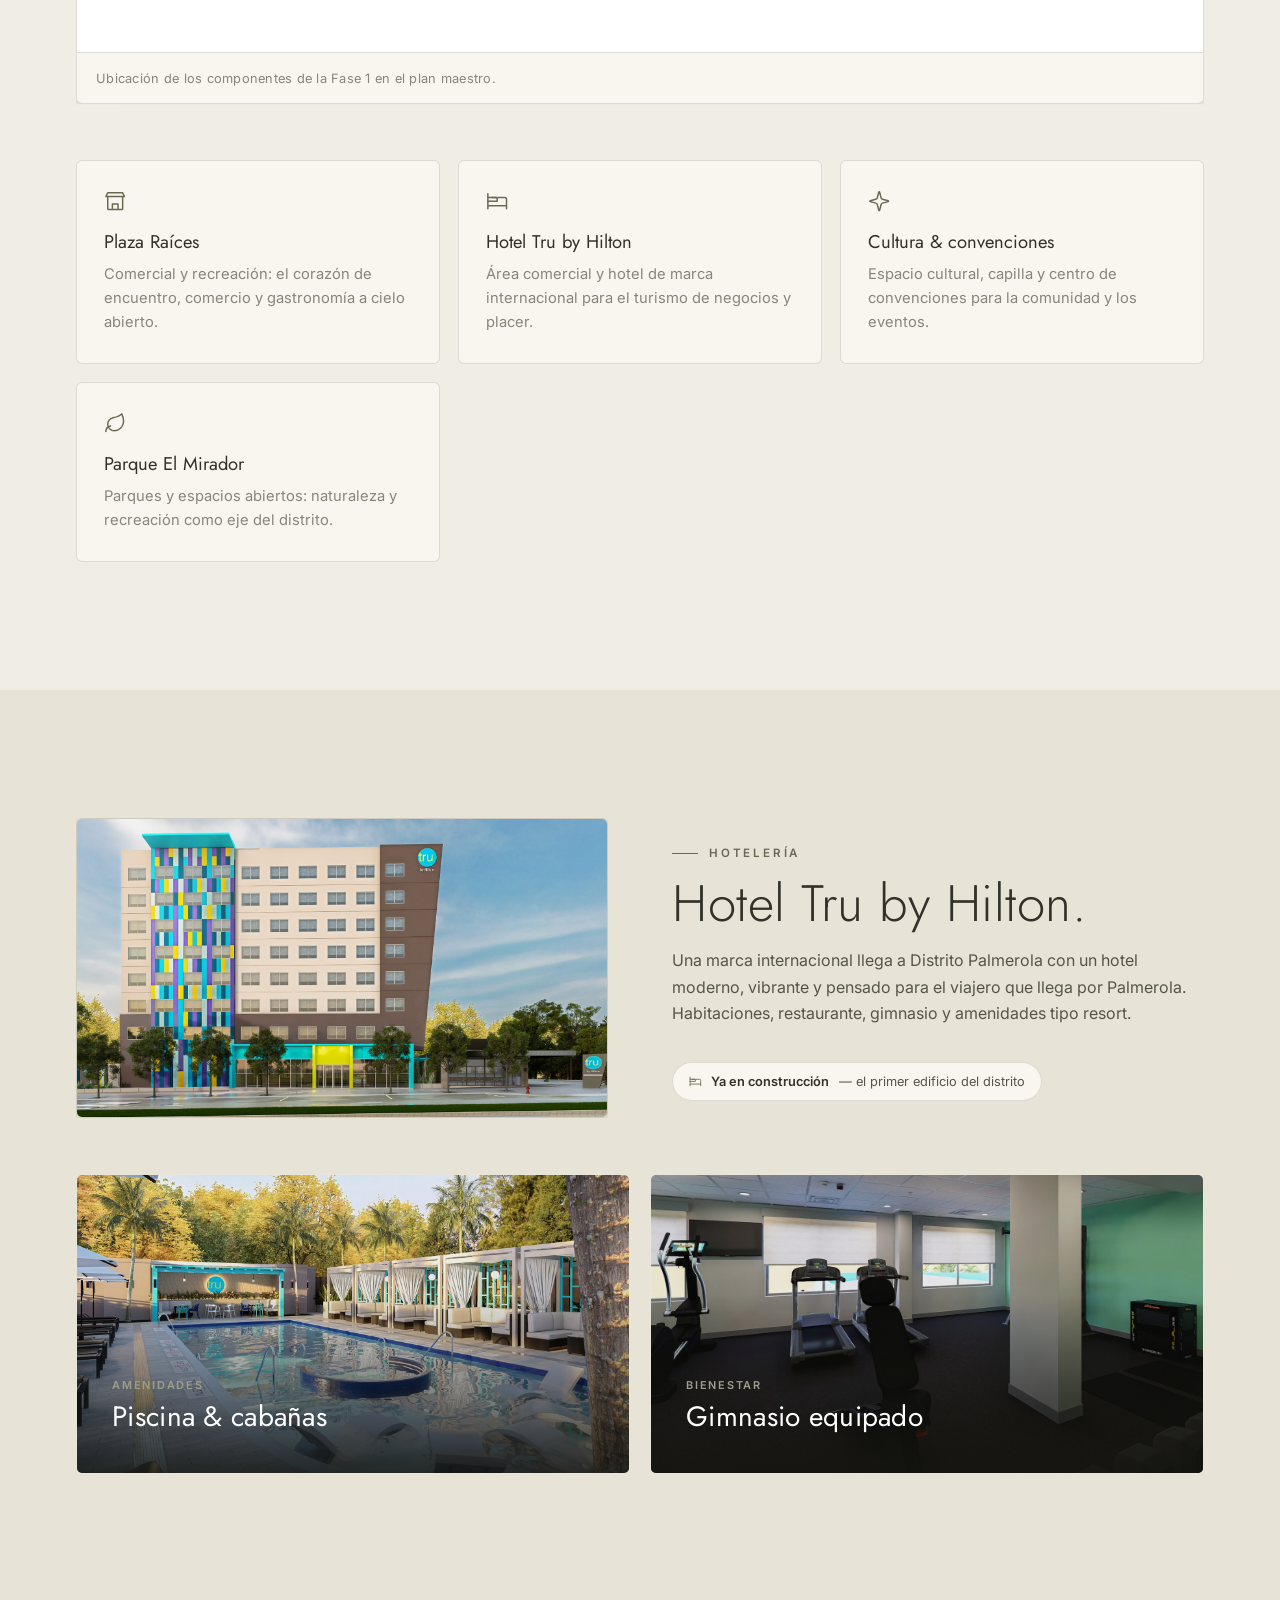
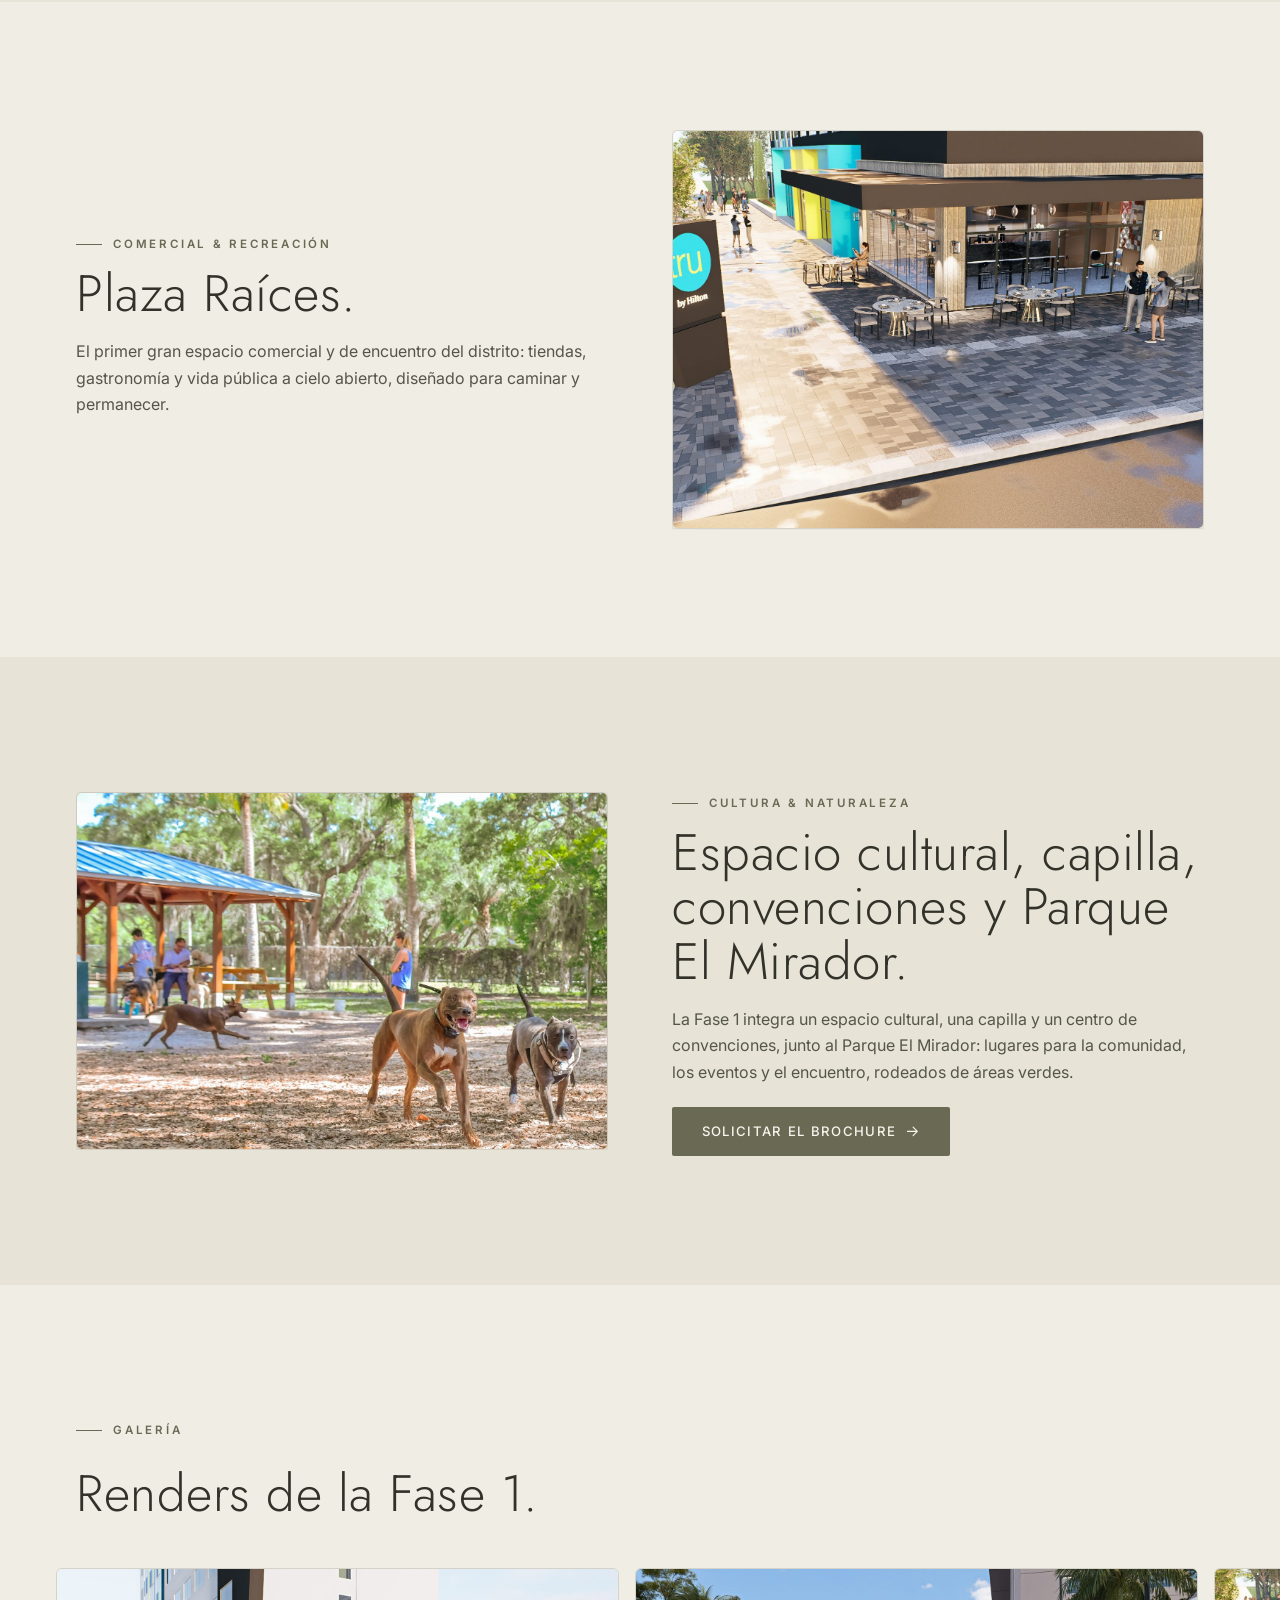
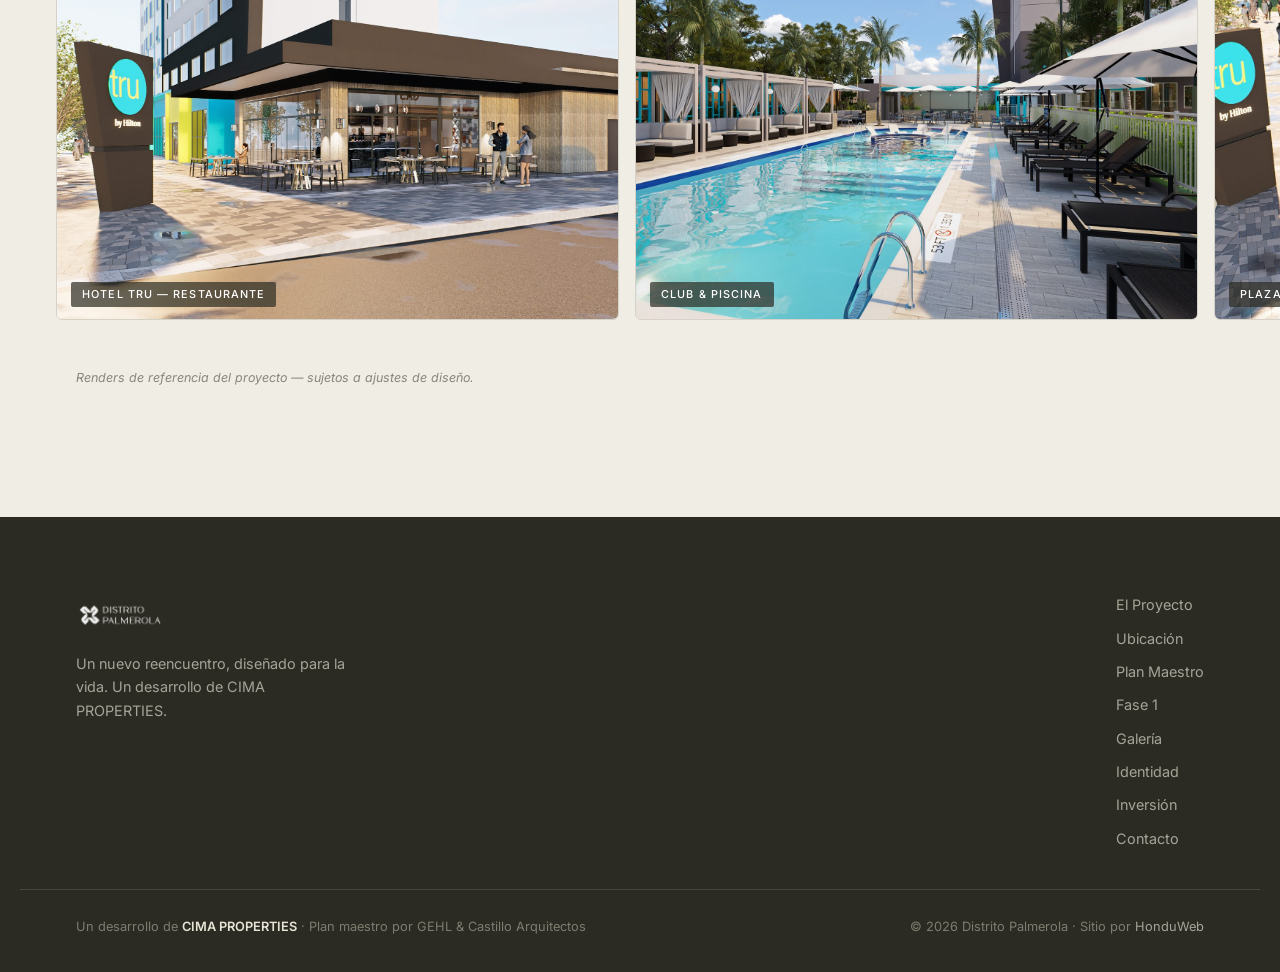
<file: fase-1.html>
<!doctype html>
<html lang="es">
<head>
<meta charset="utf-8" />
<meta name="viewport" content="width=device-width, initial-scale=1" />
<title>Fase 1 — Distrito Palmerola</title>
<meta name="description" content="La Fase 1 de Distrito Palmerola: Plaza Raíces, Hotel Tru by Hilton, espacio cultural, centro de convenciones y Parque El Mirador. Ya en desarrollo." />
<meta name="theme-color" content="#6a6954" />
<link rel="icon" type="image/png" href="assets/img/brand/mark.png" />
<link rel="preconnect" href="https://fonts.googleapis.com" />
<link rel="preconnect" href="https://fonts.gstatic.com" crossorigin />
<link href="https://fonts.googleapis.com/css2?family=Jost:wght@300;400;500&family=Inter:wght@300;400;500;600&display=swap" rel="stylesheet" />
<link rel="stylesheet" href="assets/styles.css" />
</head>
<body class="subpage">

<svg width="0" height="0" style="position:absolute" aria-hidden="true"><defs>
  <symbol id="i-bed" viewBox="0 0 24 24"><path d="M2 4v16M2 8h18a2 2 0 0 1 2 2v10M2 17h20M6 8v0"/><path d="M6 8h4a2 2 0 0 1 2 2v2H2"/></symbol>
  <symbol id="i-store" viewBox="0 0 24 24"><path d="m2 7 2-4h16l2 4M4 7v13a1 1 0 0 0 1 1h14a1 1 0 0 0 1-1V7M2 7h20M9 21v-6h6v6"/></symbol>
  <symbol id="i-sparkles" viewBox="0 0 24 24"><path d="M9.937 15.5A2 2 0 0 0 8.5 14.063l-6.135-1.582a.5.5 0 0 1 0-.962L8.5 9.936A2 2 0 0 0 9.937 8.5l1.582-6.135a.5.5 0 0 1 .962 0L14.063 8.5A2 2 0 0 0 15.5 9.937l6.135 1.581a.5.5 0 0 1 0 .964L15.5 14.063a2 2 0 0 0-1.437 1.437l-1.582 6.135a.5.5 0 0 1-.962 0z"/></symbol>
  <symbol id="i-leaf" viewBox="0 0 24 24"><path d="M11 20A7 7 0 0 1 9.8 6.1C15.5 5 17 4.48 19 2c1 2 2 4.18 2 8 0 5.5-4.78 10-10 10Z"/><path d="M2 21c0-3 1.85-5.36 5.08-6"/></symbol>
  <symbol id="i-arrow" viewBox="0 0 24 24"><path d="M5 12h14M13 6l6 6-6 6"/></symbol>
</defs></svg>

<header id="nav" class="solid">
  <div class="nav-inner">
    <a href="index.html" class="brand"><img src="assets/img/brand/logo.png" alt="Distrito Palmerola" /></a>
    <nav class="nav-links" aria-label="Principal">
      <a href="proyecto.html">El Proyecto</a>
      <a href="ubicacion.html">Ubicación</a>
      <a href="plan-maestro.html">Plan Maestro</a>
      <a href="fase-1.html" class="active">Fase 1</a>
      <a href="galeria.html">Galería</a>
      <a href="inversion.html">Inversión</a>
      <a href="contacto.html" class="nav-cta">Agenda una visita</a>
    </nav>
    <button id="burger" aria-label="Abrir menú" aria-expanded="false"><span></span><span></span><span></span></button>
  </div>
</header>
<div id="mobile-menu" aria-hidden="true">
  <a href="index.html">Inicio</a><a href="proyecto.html">El Proyecto</a><a href="ubicacion.html">Ubicación</a><a href="plan-maestro.html">Plan Maestro</a><a href="fase-1.html">Fase 1</a><a href="galeria.html">Galería</a><a href="inversion.html">Inversión</a><a href="contacto.html" class="nav-cta">Agenda una visita</a>
</div>

<main>
  <section class="page-hero">
    <img class="ph-img" src="assets/img/hotel-corner.jpg" alt="Fase 1 — Hotel Tru by Hilton" />
    <div class="ov"></div>
    <div class="inner">
      <p class="crumb"><a href="index.html">Inicio</a> / Fase 1</p>
      <h1>El primer capítulo ya está en marcha.</h1>
      <p class="ph-sub">Comercio, hotelería, cultura y parques: los primeros espacios que darán vida a Distrito Palmerola.</p>
    </div>
  </section>

  <!-- Componentes -->
  <section class="section">
    <div class="wrap">
      <p class="eyebrow">Qué incluye la Fase 1</p>
      <h2>Cuatro componentes para abrir el distrito.</h2>
      <figure class="plan-figure" style="margin-top:1.8rem">
        <img src="assets/img/laminas/fase1.jpg" alt="Plan maestro — Fase 1: Hotel Tru by Hilton, Plaza Raíces, espacio cultural/capilla y Parque El Mirador" loading="lazy" />
        <figcaption>Ubicación de los componentes de la Fase 1 en el plan maestro.</figcaption>
      </figure>
      <div class="info-grid" style="margin-top:2.4rem">
        <div class="info"><svg class="ico"><use href="#i-store"/></svg><h4>Plaza Raíces</h4><p>Comercial y recreación: el corazón de encuentro, comercio y gastronomía a cielo abierto.</p></div>
        <div class="info"><svg class="ico"><use href="#i-bed"/></svg><h4>Hotel Tru by Hilton</h4><p>Área comercial y hotel de marca internacional para el turismo de negocios y placer.</p></div>
        <div class="info"><svg class="ico"><use href="#i-sparkles"/></svg><h4>Cultura &amp; convenciones</h4><p>Espacio cultural, capilla y centro de convenciones para la comunidad y los eventos.</p></div>
        <div class="info"><svg class="ico"><use href="#i-leaf"/></svg><h4>Parque El Mirador</h4><p>Parques y espacios abiertos: naturaleza y recreación como eje del distrito.</p></div>
      </div>
    </div>
  </section>

  <!-- Hotel -->
  <section class="section" style="background:var(--paper-2)">
    <div class="wrap split">
      <div class="split-img"><img src="assets/img/hotel-tru.jpg" alt="Hotel Tru by Hilton" loading="lazy" /></div>
      <div class="split-copy">
        <p class="eyebrow">Hotelería</p>
        <h2>Hotel Tru by Hilton.</h2>
        <p>Una marca internacional llega a Distrito Palmerola con un hotel moderno, vibrante y pensado para el viajero que llega por Palmerola. Habitaciones, restaurante, gimnasio y amenidades tipo resort.</p>
        <div class="credit"><svg class="ico" style="color:var(--olive)"><use href="#i-bed"/></svg> <b>Ya en construcción</b> — el primer edificio del distrito</div>
      </div>
    </div>
    <div class="wrap" style="margin-top:clamp(2rem,4vw,3rem)">
      <div class="fase-grid">
        <article class="fase-card"><img src="assets/img/hotel-pool.jpg" alt="Piscina y cabañas del hotel" loading="lazy" /><div class="ov"></div><div class="txt"><span class="tag">Amenidades</span><h3>Piscina &amp; cabañas</h3></div></article>
        <article class="fase-card"><img src="assets/img/hotel-gym.jpg" alt="Gimnasio del hotel" loading="lazy" /><div class="ov"></div><div class="txt"><span class="tag">Bienestar</span><h3>Gimnasio equipado</h3></div></article>
      </div>
    </div>
  </section>

  <!-- Plaza Raíces -->
  <section class="section">
    <div class="wrap split rev">
      <div class="split-img"><img src="assets/img/plaza-vida.jpg" alt="Plaza Raíces — comercial y recreación" loading="lazy" /></div>
      <div class="split-copy">
        <p class="eyebrow">Comercial &amp; recreación</p>
        <h2>Plaza Raíces.</h2>
        <p>El primer gran espacio comercial y de encuentro del distrito: tiendas, gastronomía y vida pública a cielo abierto, diseñado para caminar y permanecer.</p>
      </div>
    </div>
  </section>

  <!-- Cultura y parque -->
  <section class="section" style="background:var(--paper-2)">
    <div class="wrap split">
      <div class="split-img"><img src="assets/img/parque.jpg" alt="Parque El Mirador" loading="lazy" /></div>
      <div class="split-copy">
        <p class="eyebrow">Cultura &amp; naturaleza</p>
        <h2>Espacio cultural, capilla, convenciones y Parque El Mirador.</h2>
        <p>La Fase 1 integra un espacio cultural, una capilla y un centro de convenciones, junto al Parque El Mirador: lugares para la comunidad, los eventos y el encuentro, rodeados de áreas verdes.</p>
        <div class="hero-actions" style="margin-top:1.4rem"><a href="contacto.html" class="btn btn-solid">Solicitar el brochure <svg class="ico"><use href="#i-arrow"/></svg></a></div>
      </div>
    </div>
  </section>

  <!-- Galería -->
  <section class="section galeria">
    <div class="wrap"><p class="eyebrow">Galería</p><h2>Renders de la Fase 1.</h2></div>
    <div class="gal-strip">
      <figure><img src="assets/img/hotel-corner.jpg" alt="Hotel Tru — esquina y restaurante" loading="lazy" /><figcaption>Hotel Tru — restaurante</figcaption></figure>
      <figure><img src="assets/img/hotel-pool2.jpg" alt="Piscina del hotel" loading="lazy" /><figcaption>Club &amp; piscina</figcaption></figure>
      <figure><img src="assets/img/plaza-vida.jpg" alt="Plaza Raíces" loading="lazy" /><figcaption>Plaza Raíces</figcaption></figure>
      <figure><img src="assets/img/vida-retail.jpg" alt="Comercio y recreación" loading="lazy" /><figcaption>Comercio &amp; recreación</figcaption></figure>
      <figure><img src="assets/img/parque.jpg" alt="Parque El Mirador" loading="lazy" /><figcaption>Parque El Mirador</figcaption></figure>
    </div>
    <p class="gal-note wrap">Renders de referencia del proyecto — sujetos a ajustes de diseño.</p>
  </section>
</main>

<footer id="footer">
  <div class="wrap foot-top">
    <div class="foot-brand"><img src="assets/img/brand/logo.png" alt="Distrito Palmerola" /><p>Un nuevo reencuentro, diseñado para la vida. Un desarrollo de CIMA PROPERTIES.</p></div>
    <nav class="foot-nav" aria-label="Pie"><a href="proyecto.html">El Proyecto</a><a href="ubicacion.html">Ubicación</a><a href="plan-maestro.html">Plan Maestro</a><a href="fase-1.html">Fase 1</a><a href="galeria.html">Galería</a><a href="identidad.html">Identidad</a><a href="inversion.html">Inversión</a><a href="contacto.html">Contacto</a></nav>
  </div>
  <div class="wrap foot-bottom">
    <span>Un desarrollo de <strong>CIMA PROPERTIES</strong> · Plan maestro por GEHL &amp; Castillo Arquitectos</span>
    <span>© <span id="yr"></span> Distrito Palmerola · Sitio por <a href="https://www.honduweb.net">HonduWeb</a></span>
  </div>
</footer>
<script src="assets/app.js"></script>
</body>
</html>
</file>
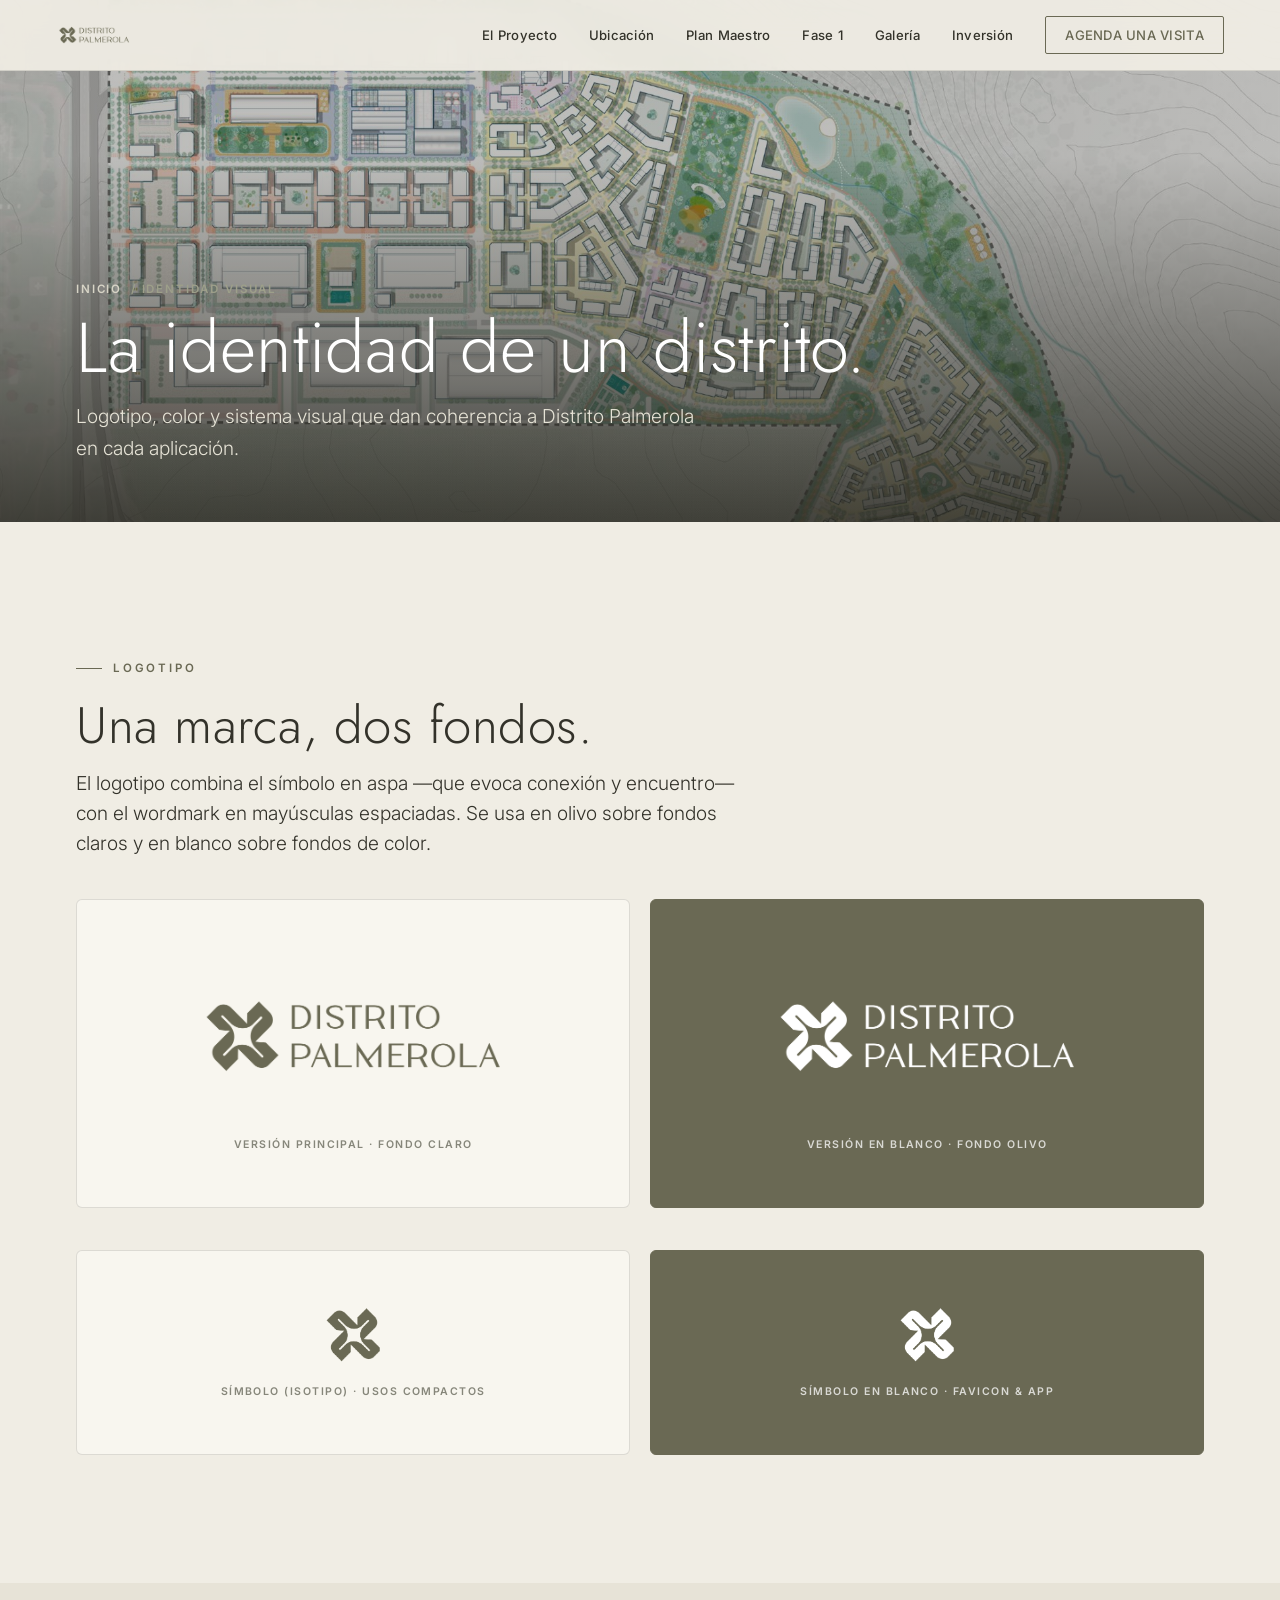
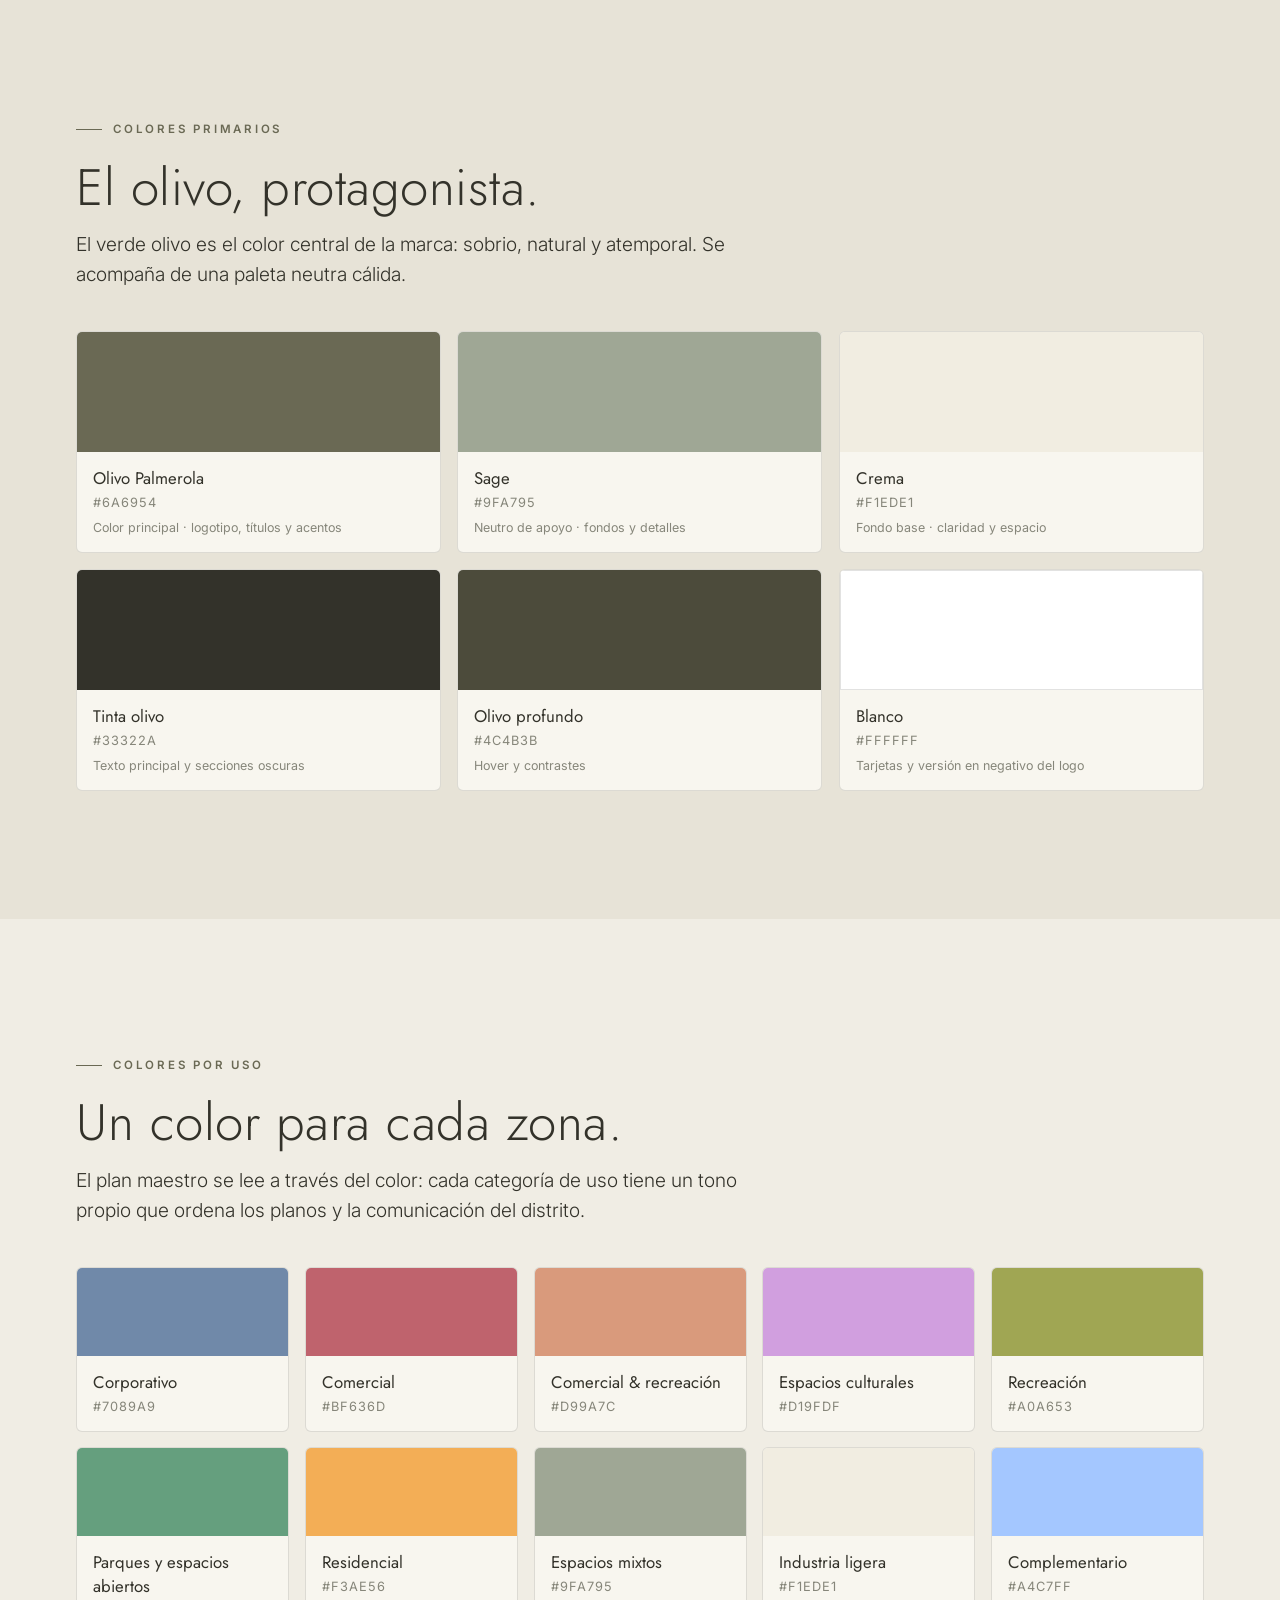
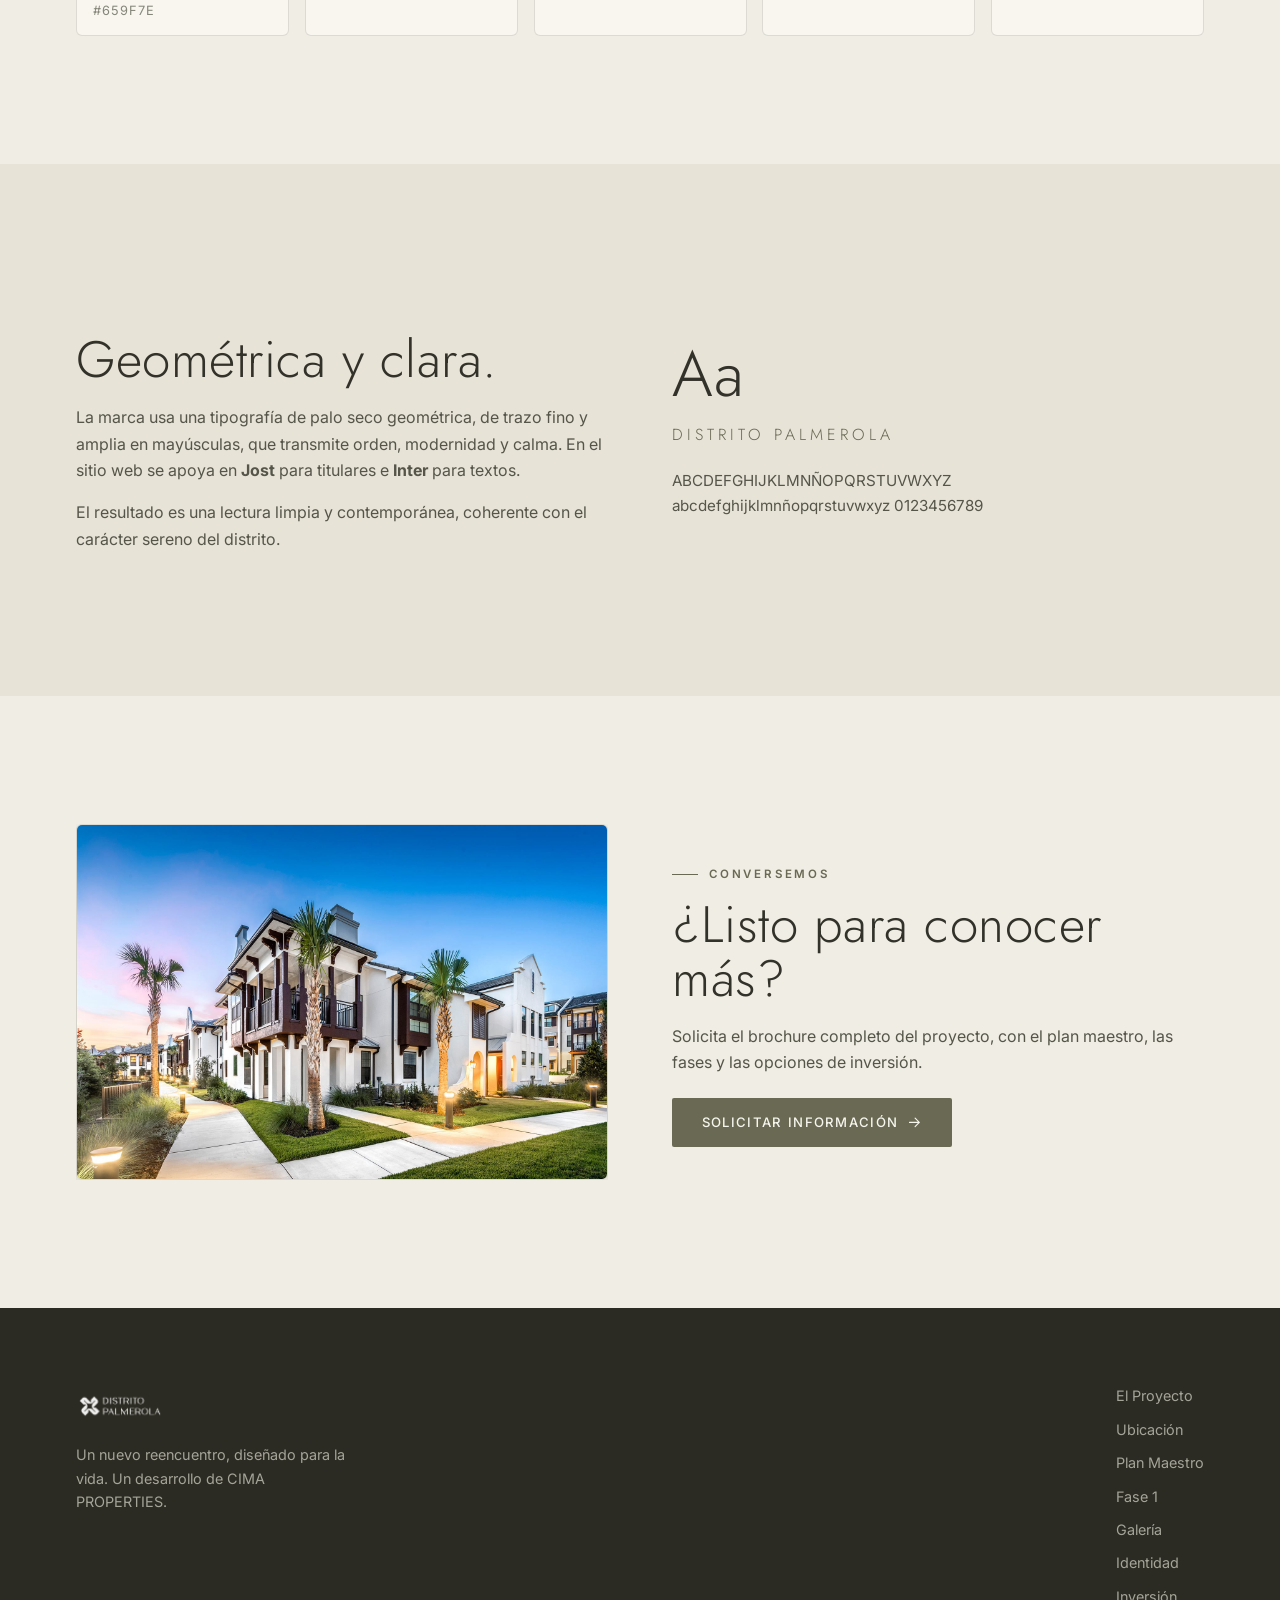
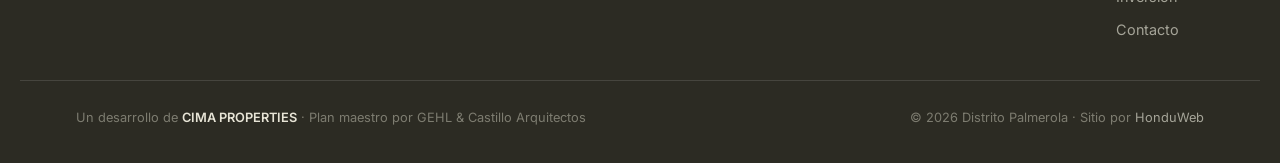
<file: identidad.html>
<!doctype html>
<html lang="es">
<head>
<meta charset="utf-8" />
<meta name="viewport" content="width=device-width, initial-scale=1" />
<title>Identidad Visual — Distrito Palmerola</title>
<meta name="description" content="Identidad visual de Distrito Palmerola: logotipo, color primario olivo #6A6954, paleta secundaria y colores por categoría de uso del plan maestro." />
<meta name="theme-color" content="#6a6954" />
<link rel="icon" type="image/png" href="assets/img/brand/mark.png" />
<link rel="preconnect" href="https://fonts.googleapis.com" />
<link rel="preconnect" href="https://fonts.gstatic.com" crossorigin />
<link href="https://fonts.googleapis.com/css2?family=Jost:wght@300;400;500&family=Inter:wght@300;400;500;600&display=swap" rel="stylesheet" />
<link rel="stylesheet" href="assets/styles.css" />
</head>
<body class="subpage">

<svg width="0" height="0" style="position:absolute" aria-hidden="true"><defs>
  <symbol id="i-arrow" viewBox="0 0 24 24"><path d="M5 12h14M13 6l6 6-6 6"/></symbol>
</defs></svg>

<header id="nav" class="solid">
  <div class="nav-inner">
    <a href="index.html" class="brand"><img src="assets/img/brand/logo.png" alt="Distrito Palmerola" /></a>
    <nav class="nav-links" aria-label="Principal">
      <a href="proyecto.html">El Proyecto</a>
      <a href="ubicacion.html">Ubicación</a>
      <a href="plan-maestro.html">Plan Maestro</a>
      <a href="fase-1.html">Fase 1</a>
      <a href="galeria.html">Galería</a>
      <a href="inversion.html">Inversión</a>
      <a href="contacto.html" class="nav-cta">Agenda una visita</a>
    </nav>
    <button id="burger" aria-label="Abrir menú" aria-expanded="false"><span></span><span></span><span></span></button>
  </div>
</header>
<div id="mobile-menu" aria-hidden="true">
  <a href="index.html">Inicio</a><a href="proyecto.html">El Proyecto</a><a href="ubicacion.html">Ubicación</a><a href="plan-maestro.html">Plan Maestro</a><a href="fase-1.html">Fase 1</a><a href="galeria.html">Galería</a><a href="identidad.html">Identidad</a><a href="inversion.html">Inversión</a><a href="contacto.html" class="nav-cta">Agenda una visita</a>
</div>

<main>
  <section class="page-hero">
    <img class="ph-img" src="assets/img/masterplan-plan.jpg" alt="Identidad visual de Distrito Palmerola" />
    <div class="ov"></div>
    <div class="inner">
      <p class="crumb"><a href="index.html">Inicio</a> / Identidad Visual</p>
      <h1>La identidad de un distrito.</h1>
      <p class="ph-sub">Logotipo, color y sistema visual que dan coherencia a Distrito Palmerola en cada aplicación.</p>
    </div>
  </section>

  <!-- Logotipo -->
  <section class="section">
    <div class="wrap">
      <p class="eyebrow">Logotipo</p>
      <h2>Una marca, dos fondos.</h2>
      <p class="lead" style="max-width:680px;margin-top:1rem">El logotipo combina el símbolo en aspa —que evoca conexión y encuentro— con el wordmark en mayúsculas espaciadas. Se usa en olivo sobre fondos claros y en blanco sobre fondos de color.</p>
      <div class="logo-show">
        <div class="logo-box light"><img class="lg" src="assets/img/brand/logo.png" alt="Logotipo Distrito Palmerola" /><span class="tag">Versión principal · fondo claro</span></div>
        <div class="logo-box dark"><img class="lg" src="assets/img/brand/logo.png" alt="Logotipo en blanco" /><span class="tag">Versión en blanco · fondo olivo</span></div>
      </div>
      <div class="logo-show">
        <div class="logo-box light"><img class="mk" src="assets/img/brand/mark.png" alt="Símbolo Distrito Palmerola" /><span class="tag">Símbolo (isotipo) · usos compactos</span></div>
        <div class="logo-box dark"><img class="mk" src="assets/img/brand/mark.png" alt="Símbolo en blanco" /><span class="tag">Símbolo en blanco · favicon &amp; app</span></div>
      </div>
    </div>
  </section>

  <!-- Colores primarios -->
  <section class="section" style="background:var(--paper-2)">
    <div class="wrap">
      <p class="eyebrow">Colores primarios</p>
      <h2>El olivo, protagonista.</h2>
      <p class="lead" style="max-width:680px;margin-top:1rem">El verde olivo es el color central de la marca: sobrio, natural y atemporal. Se acompaña de una paleta neutra cálida.</p>
      <div class="pal primary">
        <div class="sw"><div class="chip" style="background:#6A6954"></div><div class="meta"><b>Olivo Palmerola</b><span class="hex">#6A6954</span><small>Color principal · logotipo, títulos y acentos</small></div></div>
        <div class="sw"><div class="chip" style="background:#9FA795"></div><div class="meta"><b>Sage</b><span class="hex">#9FA795</span><small>Neutro de apoyo · fondos y detalles</small></div></div>
        <div class="sw"><div class="chip" style="background:#F1EDE1"></div><div class="meta"><b>Crema</b><span class="hex">#F1EDE1</span><small>Fondo base · claridad y espacio</small></div></div>
      </div>
      <div class="pal primary" style="margin-top:1rem">
        <div class="sw"><div class="chip" style="background:#33322A"></div><div class="meta"><b>Tinta olivo</b><span class="hex">#33322A</span><small>Texto principal y secciones oscuras</small></div></div>
        <div class="sw"><div class="chip" style="background:#4C4B3B"></div><div class="meta"><b>Olivo profundo</b><span class="hex">#4C4B3B</span><small>Hover y contrastes</small></div></div>
        <div class="sw"><div class="chip" style="background:#FFFFFF;box-shadow:inset 0 0 0 1px var(--line)"></div><div class="meta"><b>Blanco</b><span class="hex">#FFFFFF</span><small>Tarjetas y versión en negativo del logo</small></div></div>
      </div>
    </div>
  </section>

  <!-- Colores por categoría -->
  <section class="section">
    <div class="wrap">
      <p class="eyebrow">Colores por uso</p>
      <h2>Un color para cada zona.</h2>
      <p class="lead" style="max-width:700px;margin-top:1rem">El plan maestro se lee a través del color: cada categoría de uso tiene un tono propio que ordena los planos y la comunicación del distrito.</p>
      <div class="pal cats">
        <div class="sw"><div class="chip" style="background:#7089A9"></div><div class="meta"><b>Corporativo</b><span class="hex">#7089A9</span></div></div>
        <div class="sw"><div class="chip" style="background:#BF636D"></div><div class="meta"><b>Comercial</b><span class="hex">#BF636D</span></div></div>
        <div class="sw"><div class="chip" style="background:#D99A7C"></div><div class="meta"><b>Comercial &amp; recreación</b><span class="hex">#D99A7C</span></div></div>
        <div class="sw"><div class="chip" style="background:#D19FDF"></div><div class="meta"><b>Espacios culturales</b><span class="hex">#D19FDF</span></div></div>
        <div class="sw"><div class="chip" style="background:#A0A653"></div><div class="meta"><b>Recreación</b><span class="hex">#A0A653</span></div></div>
        <div class="sw"><div class="chip" style="background:#659F7E"></div><div class="meta"><b>Parques y espacios abiertos</b><span class="hex">#659F7E</span></div></div>
        <div class="sw"><div class="chip" style="background:#F3AE56"></div><div class="meta"><b>Residencial</b><span class="hex">#F3AE56</span></div></div>
        <div class="sw"><div class="chip" style="background:#9FA795"></div><div class="meta"><b>Espacios mixtos</b><span class="hex">#9FA795</span></div></div>
        <div class="sw"><div class="chip" style="background:#F1EDE1"></div><div class="meta"><b>Industria ligera</b><span class="hex">#F1EDE1</span></div></div>
        <div class="sw"><div class="chip" style="background:#A4C7FF"></div><div class="meta"><b>Complementario</b><span class="hex">#A4C7FF</span></div></div>
      </div>
    </div>
  </section>

  <!-- Tipografía -->
  <section class="section" style="background:var(--paper-2)">
    <div class="wrap split">
      <div class="split-copy">
        <p class="eyebrow">Tipografía</p>
        <h2>Geométrica y clara.</h2>
        <p>La marca usa una tipografía de palo seco geométrica, de trazo fino y amplia en mayúsculas, que transmite orden, modernidad y calma. En el sitio web se apoya en <strong>Jost</strong> para titulares e <strong>Inter</strong> para textos.</p>
        <p class="muted">El resultado es una lectura limpia y contemporánea, coherente con el carácter sereno del distrito.</p>
      </div>
      <div class="split-copy">
        <div style="font-family:'Jost',sans-serif;font-weight:300;font-size:clamp(2.4rem,5vw,4rem);color:var(--ink);line-height:1;letter-spacing:.02em">Aa</div>
        <div style="font-family:'Jost',sans-serif;font-weight:300;letter-spacing:.25em;color:var(--olive);margin-top:1rem;text-transform:uppercase">Distrito Palmerola</div>
        <div style="font-family:'Inter',sans-serif;color:var(--body);margin-top:1.2rem;font-size:.95rem">ABCDEFGHIJKLMNÑOPQRSTUVWXYZ<br/>abcdefghijklmnñopqrstuvwxyz 0123456789</div>
      </div>
    </div>
  </section>

  <!-- CTA -->
  <section class="section">
    <div class="wrap split">
      <div class="split-img"><img src="assets/img/residencial.jpg" alt="Distrito Palmerola" loading="lazy" /></div>
      <div class="split-copy">
        <p class="eyebrow">Conversemos</p>
        <h2>¿Listo para conocer más?</h2>
        <p>Solicita el brochure completo del proyecto, con el plan maestro, las fases y las opciones de inversión.</p>
        <div class="hero-actions" style="margin-top:1.4rem"><a href="contacto.html" class="btn btn-solid">Solicitar información <svg class="ico"><use href="#i-arrow"/></svg></a></div>
      </div>
    </div>
  </section>
</main>

<footer id="footer">
  <div class="wrap foot-top">
    <div class="foot-brand"><img src="assets/img/brand/logo.png" alt="Distrito Palmerola" /><p>Un nuevo reencuentro, diseñado para la vida. Un desarrollo de CIMA PROPERTIES.</p></div>
    <nav class="foot-nav" aria-label="Pie"><a href="proyecto.html">El Proyecto</a><a href="ubicacion.html">Ubicación</a><a href="plan-maestro.html">Plan Maestro</a><a href="fase-1.html">Fase 1</a><a href="galeria.html">Galería</a><a href="identidad.html">Identidad</a><a href="inversion.html">Inversión</a><a href="contacto.html">Contacto</a></nav>
  </div>
  <div class="wrap foot-bottom">
    <span>Un desarrollo de <strong>CIMA PROPERTIES</strong> · Plan maestro por GEHL &amp; Castillo Arquitectos</span>
    <span>© <span id="yr"></span> Distrito Palmerola · Sitio por <a href="https://www.honduweb.net">HonduWeb</a></span>
  </div>
</footer>
<script src="assets/app.js"></script>
</body>
</html>
</file>
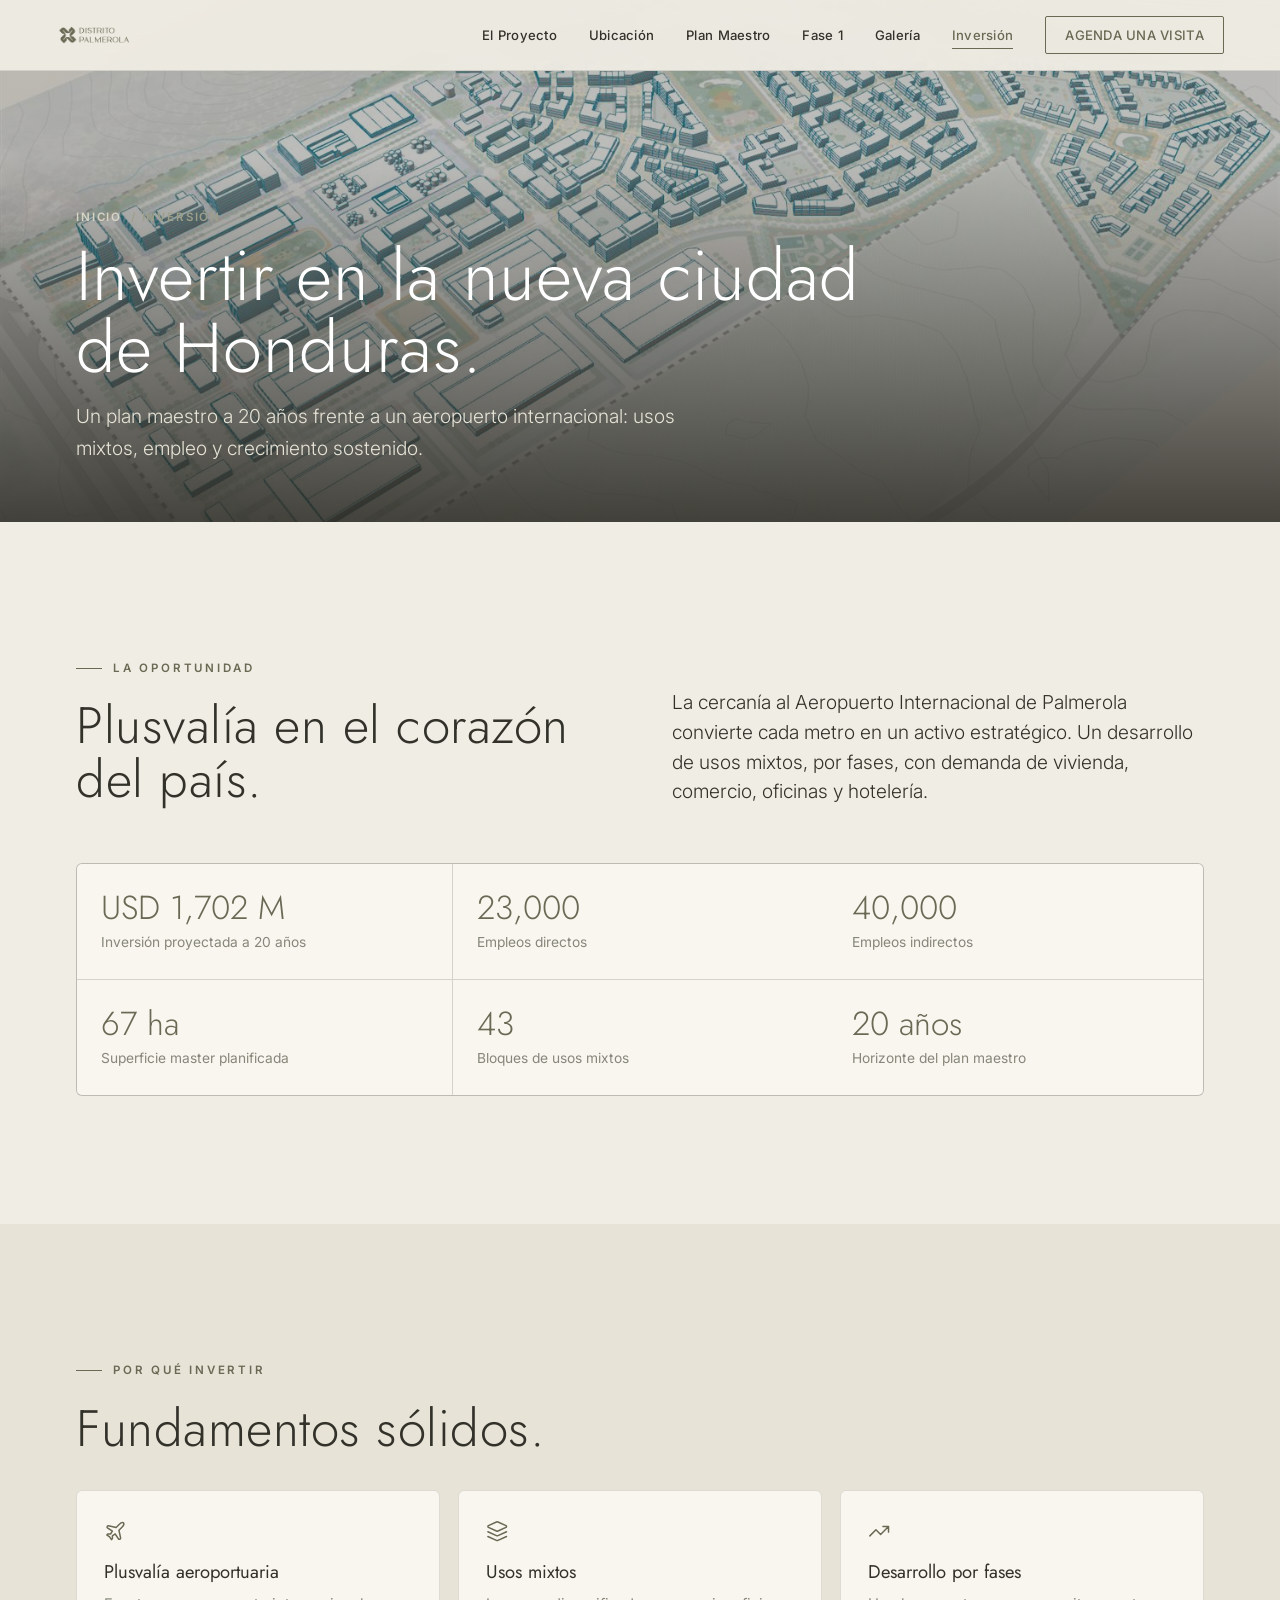
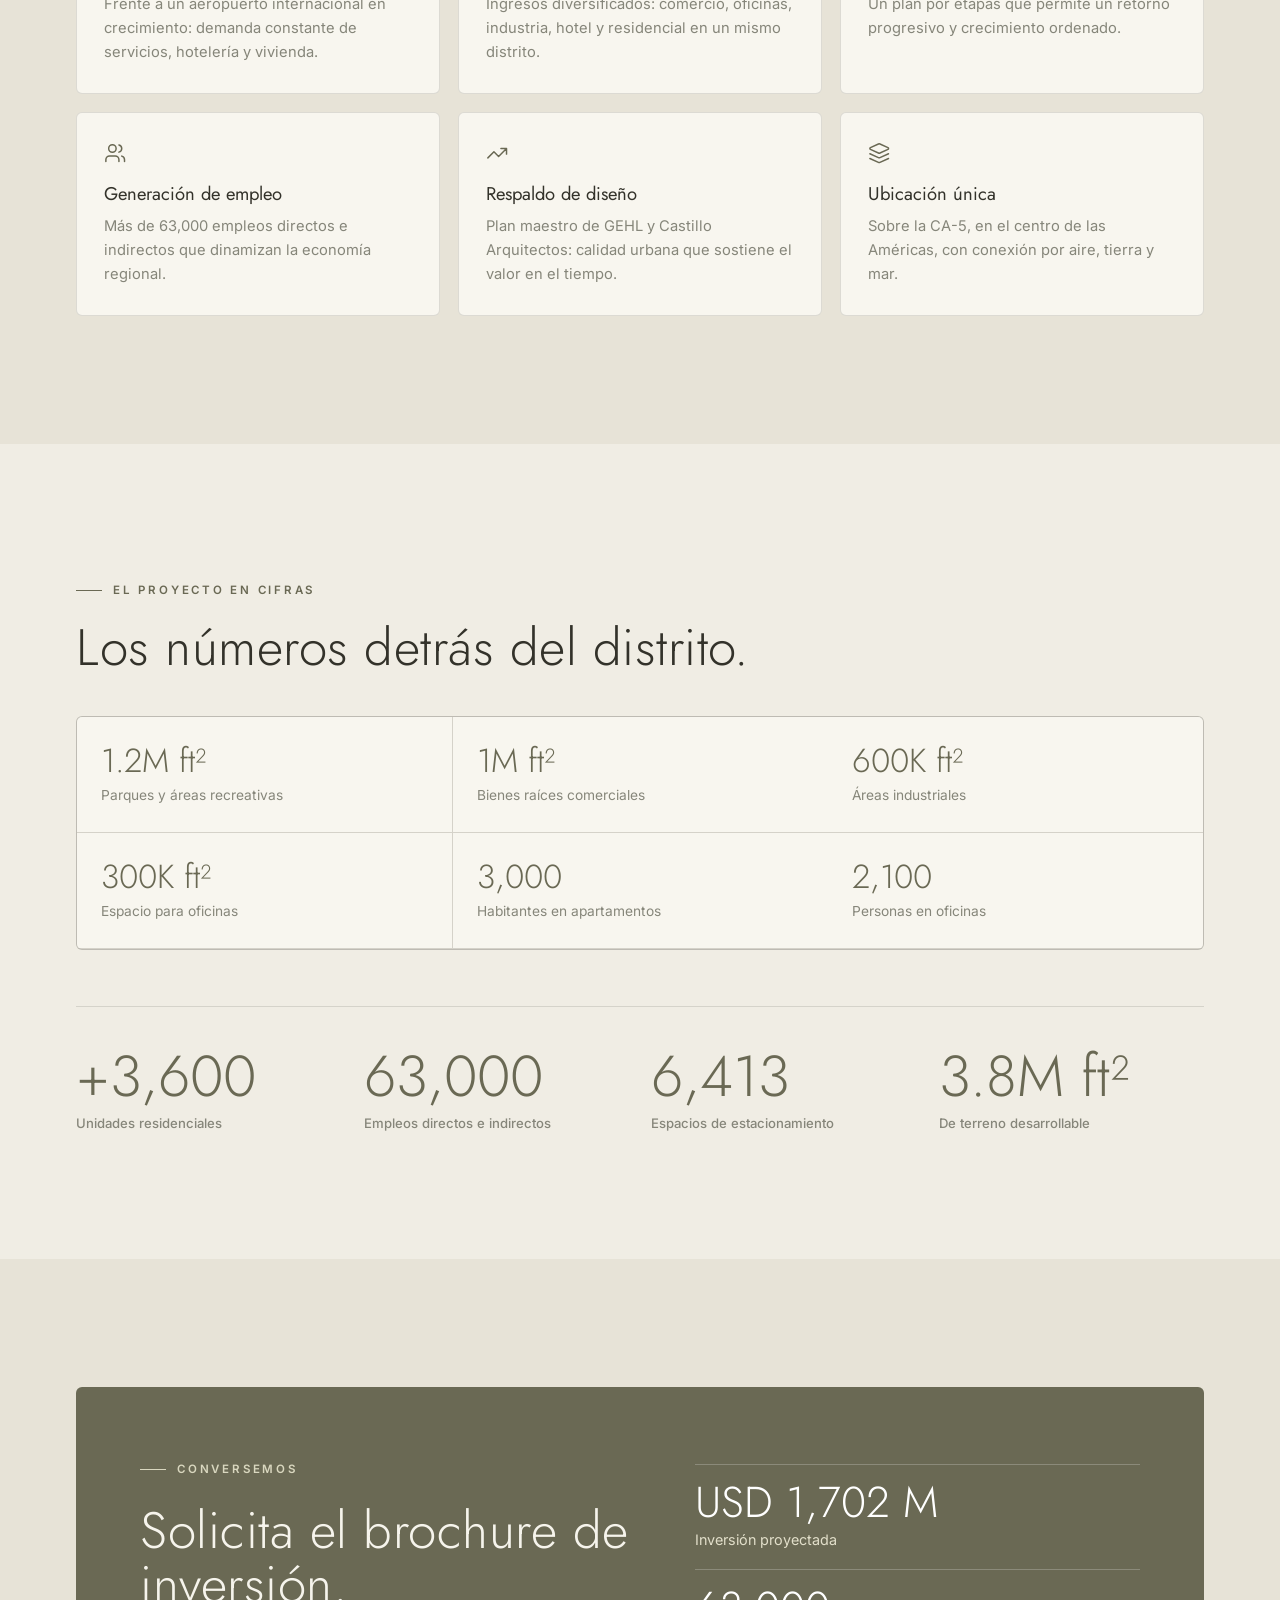
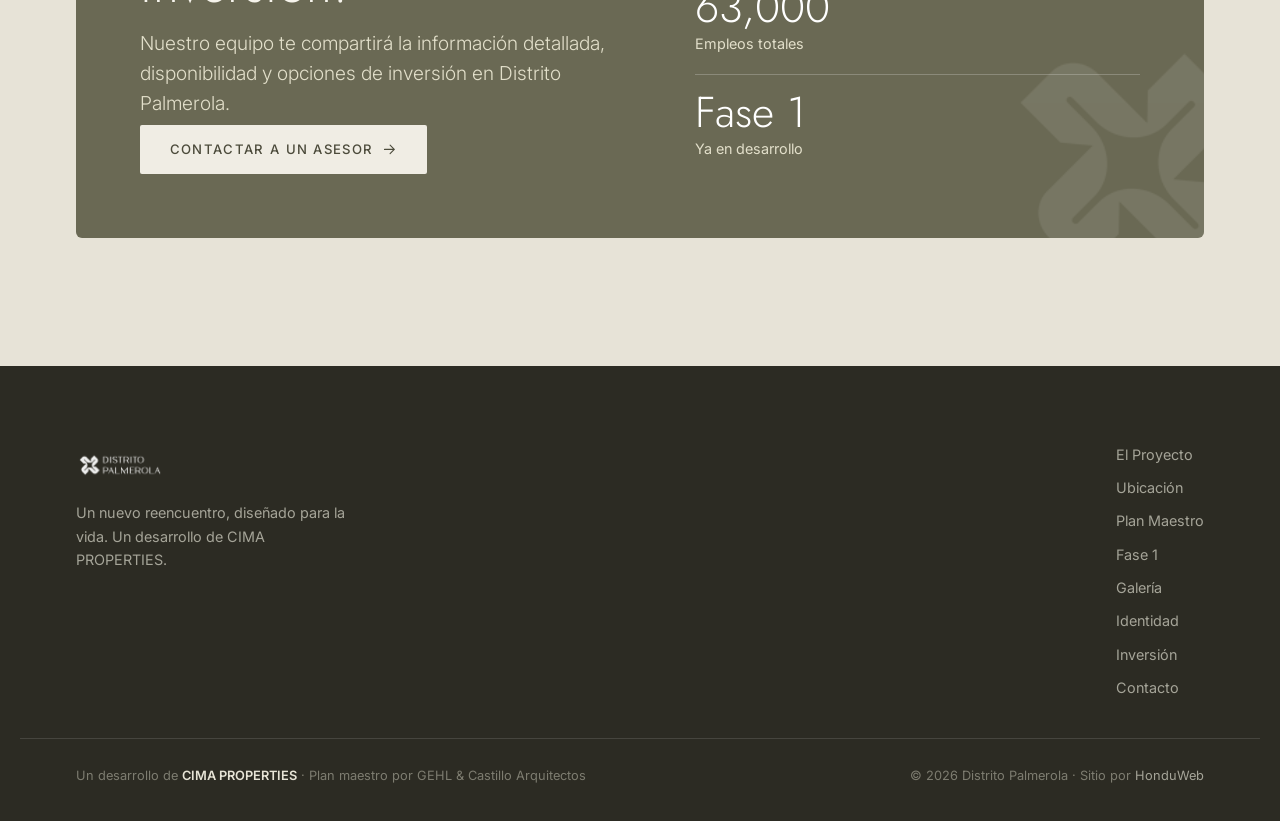
<file: inversion.html>
<!doctype html>
<html lang="es">
<head>
<meta charset="utf-8" />
<meta name="viewport" content="width=device-width, initial-scale=1" />
<title>Inversión — Distrito Palmerola</title>
<meta name="description" content="Invertir en Distrito Palmerola: un plan maestro a 20 años frente a un aeropuerto internacional, con USD 1,702 M de inversión proyectada y 63,000 empleos." />
<meta name="theme-color" content="#6a6954" />
<link rel="icon" type="image/png" href="assets/img/brand/mark.png" />
<link rel="preconnect" href="https://fonts.googleapis.com" />
<link rel="preconnect" href="https://fonts.gstatic.com" crossorigin />
<link href="https://fonts.googleapis.com/css2?family=Jost:wght@300;400;500&family=Inter:wght@300;400;500;600&display=swap" rel="stylesheet" />
<link rel="stylesheet" href="assets/styles.css" />
</head>
<body class="subpage">

<svg width="0" height="0" style="position:absolute" aria-hidden="true"><defs>
  <symbol id="i-plane" viewBox="0 0 24 24"><path d="M17.8 19.2 16 11l3.5-3.5C21 6 21.5 4 21 3c-1-.5-3 0-4.5 1.5L13 8 4.8 6.2c-.5-.1-.9.1-1.1.5l-.3.5c-.2.5-.1 1 .3 1.3L9 12l-2 3H4l-1 1 3 2 2 3 1-1v-3l3-2 3.5 5.3c.3.4.8.5 1.3.3l.5-.2c.4-.3.6-.7.5-1.2z"/></symbol>
  <symbol id="i-layers" viewBox="0 0 24 24"><path d="M12.83 2.18a2 2 0 0 0-1.66 0L2.6 6.08a1 1 0 0 0 0 1.83l8.58 3.91a2 2 0 0 0 1.66 0l8.58-3.9a1 1 0 0 0 0-1.83Z"/><path d="m22 17.65-9.17 4.16a2 2 0 0 1-1.66 0L2 17.65M22 12.65l-9.17 4.16a2 2 0 0 1-1.66 0L2 12.65"/></symbol>
  <symbol id="i-trend" viewBox="0 0 24 24"><path d="M16 7h6v6M22 7l-8.5 8.5-5-5L2 17"/></symbol>
  <symbol id="i-users" viewBox="0 0 24 24"><path d="M16 21v-2a4 4 0 0 0-4-4H6a4 4 0 0 0-4 4v2"/><circle cx="9" cy="7" r="4"/><path d="M22 21v-2a4 4 0 0 0-3-3.87M16 3.13a4 4 0 0 1 0 7.75"/></symbol>
  <symbol id="i-arrow" viewBox="0 0 24 24"><path d="M5 12h14M13 6l6 6-6 6"/></symbol>
</defs></svg>

<header id="nav" class="solid">
  <div class="nav-inner">
    <a href="index.html" class="brand"><img src="assets/img/brand/logo.png" alt="Distrito Palmerola" /></a>
    <nav class="nav-links" aria-label="Principal">
      <a href="proyecto.html">El Proyecto</a>
      <a href="ubicacion.html">Ubicación</a>
      <a href="plan-maestro.html">Plan Maestro</a>
      <a href="fase-1.html">Fase 1</a>
      <a href="galeria.html">Galería</a>
      <a href="inversion.html" class="active">Inversión</a>
      <a href="contacto.html" class="nav-cta">Agenda una visita</a>
    </nav>
    <button id="burger" aria-label="Abrir menú" aria-expanded="false"><span></span><span></span><span></span></button>
  </div>
</header>
<div id="mobile-menu" aria-hidden="true">
  <a href="index.html">Inicio</a><a href="proyecto.html">El Proyecto</a><a href="ubicacion.html">Ubicación</a><a href="plan-maestro.html">Plan Maestro</a><a href="fase-1.html">Fase 1</a><a href="galeria.html">Galería</a><a href="inversion.html">Inversión</a><a href="contacto.html" class="nav-cta">Agenda una visita</a>
</div>

<main>
  <section class="page-hero">
    <img class="ph-img" src="assets/img/masterplan-axon2.jpg" alt="Distrito Palmerola — oportunidad de inversión" />
    <div class="ov"></div>
    <div class="inner">
      <p class="crumb"><a href="index.html">Inicio</a> / Inversión</p>
      <h1>Invertir en la nueva ciudad de Honduras.</h1>
      <p class="ph-sub">Un plan maestro a 20 años frente a un aeropuerto internacional: usos mixtos, empleo y crecimiento sostenido.</p>
    </div>
  </section>

  <section class="section">
    <div class="wrap">
      <div class="plan-head">
        <div><p class="eyebrow">La oportunidad</p><h2>Plusvalía en el corazón del país.</h2></div>
        <p class="lead">La cercanía al Aeropuerto Internacional de Palmerola convierte cada metro en un activo estratégico. Un desarrollo de usos mixtos, por fases, con demanda de vivienda, comercio, oficinas y hotelería.</p>
      </div>
      <div class="figures">
        <div class="fig"><b>USD 1,702 M</b><span>Inversión proyectada a 20 años</span></div>
        <div class="fig"><b>23,000</b><span>Empleos directos</span></div>
        <div class="fig"><b>40,000</b><span>Empleos indirectos</span></div>
        <div class="fig"><b>67 ha</b><span>Superficie master planificada</span></div>
        <div class="fig"><b>43</b><span>Bloques de usos mixtos</span></div>
        <div class="fig"><b>20 años</b><span>Horizonte del plan maestro</span></div>
      </div>
    </div>
  </section>

  <section class="section" style="background:var(--paper-2)">
    <div class="wrap">
      <p class="eyebrow">Por qué invertir</p>
      <h2>Fundamentos sólidos.</h2>
      <div class="info-grid" style="margin-top:2.2rem">
        <div class="info"><svg class="ico"><use href="#i-plane"/></svg><h4>Plusvalía aeroportuaria</h4><p>Frente a un aeropuerto internacional en crecimiento: demanda constante de servicios, hotelería y vivienda.</p></div>
        <div class="info"><svg class="ico"><use href="#i-layers"/></svg><h4>Usos mixtos</h4><p>Ingresos diversificados: comercio, oficinas, industria, hotel y residencial en un mismo distrito.</p></div>
        <div class="info"><svg class="ico"><use href="#i-trend"/></svg><h4>Desarrollo por fases</h4><p>Un plan por etapas que permite un retorno progresivo y crecimiento ordenado.</p></div>
        <div class="info"><svg class="ico"><use href="#i-users"/></svg><h4>Generación de empleo</h4><p>Más de 63,000 empleos directos e indirectos que dinamizan la economía regional.</p></div>
        <div class="info"><svg class="ico"><use href="#i-trend"/></svg><h4>Respaldo de diseño</h4><p>Plan maestro de GEHL y Castillo Arquitectos: calidad urbana que sostiene el valor en el tiempo.</p></div>
        <div class="info"><svg class="ico"><use href="#i-layers"/></svg><h4>Ubicación única</h4><p>Sobre la CA-5, en el centro de las Américas, con conexión por aire, tierra y mar.</p></div>
      </div>
    </div>
  </section>

  <!-- En cifras -->
  <section class="section" style="background:var(--paper)">
    <div class="wrap">
      <p class="eyebrow">El proyecto en cifras</p>
      <h2>Los números detrás del distrito.</h2>
      <div class="figures" style="margin-top:clamp(1.8rem,4vw,2.6rem)">
        <div class="fig"><b>1.2M ft²</b><span>Parques y áreas recreativas</span></div>
        <div class="fig"><b>1M ft²</b><span>Bienes raíces comerciales</span></div>
        <div class="fig"><b>600K ft²</b><span>Áreas industriales</span></div>
        <div class="fig"><b>300K ft²</b><span>Espacio para oficinas</span></div>
        <div class="fig"><b>3,000</b><span>Habitantes en apartamentos</span></div>
        <div class="fig"><b>2,100</b><span>Personas en oficinas</span></div>
      </div>
      <div class="stats" style="border-top:1px solid var(--line);margin-top:clamp(2rem,5vw,3.5rem);padding-top:2.6rem">
        <div class="stat"><b>+3,600</b><span>Unidades residenciales</span></div>
        <div class="stat"><b>63,000</b><span>Empleos directos e indirectos</span></div>
        <div class="stat"><b>6,413</b><span>Espacios de estacionamiento</span></div>
        <div class="stat"><b>3.8M ft²</b><span>De terreno desarrollable</span></div>
      </div>
    </div>
  </section>

  <section class="section inversion">
    <div class="wrap">
      <div class="inv-panel">
        <img class="mark" src="assets/img/brand/mark.png" alt="" aria-hidden="true" />
        <div class="inv-copy">
          <p class="eyebrow">Conversemos</p>
          <h2>Solicita el brochure de inversión.</h2>
          <p class="lead">Nuestro equipo te compartirá la información detallada, disponibilidad y opciones de inversión en Distrito Palmerola.</p>
          <a href="contacto.html" class="btn btn-solid">Contactar a un asesor <svg class="ico"><use href="#i-arrow"/></svg></a>
        </div>
        <div class="inv-figures">
          <div class="inv-fig"><b>USD 1,702 M</b><span>Inversión proyectada</span></div>
          <div class="inv-fig"><b>63,000</b><span>Empleos totales</span></div>
          <div class="inv-fig"><b>Fase 1</b><span>Ya en desarrollo</span></div>
        </div>
      </div>
    </div>
  </section>
</main>

<footer id="footer">
  <div class="wrap foot-top">
    <div class="foot-brand"><img src="assets/img/brand/logo.png" alt="Distrito Palmerola" /><p>Un nuevo reencuentro, diseñado para la vida. Un desarrollo de CIMA PROPERTIES.</p></div>
    <nav class="foot-nav" aria-label="Pie"><a href="proyecto.html">El Proyecto</a><a href="ubicacion.html">Ubicación</a><a href="plan-maestro.html">Plan Maestro</a><a href="fase-1.html">Fase 1</a><a href="galeria.html">Galería</a><a href="identidad.html">Identidad</a><a href="inversion.html">Inversión</a><a href="contacto.html">Contacto</a></nav>
  </div>
  <div class="wrap foot-bottom">
    <span>Un desarrollo de <strong>CIMA PROPERTIES</strong> · Plan maestro por GEHL &amp; Castillo Arquitectos</span>
    <span>© <span id="yr"></span> Distrito Palmerola · Sitio por <a href="https://www.honduweb.net">HonduWeb</a></span>
  </div>
</footer>
<script src="assets/app.js"></script>
</body>
</html>
</file>
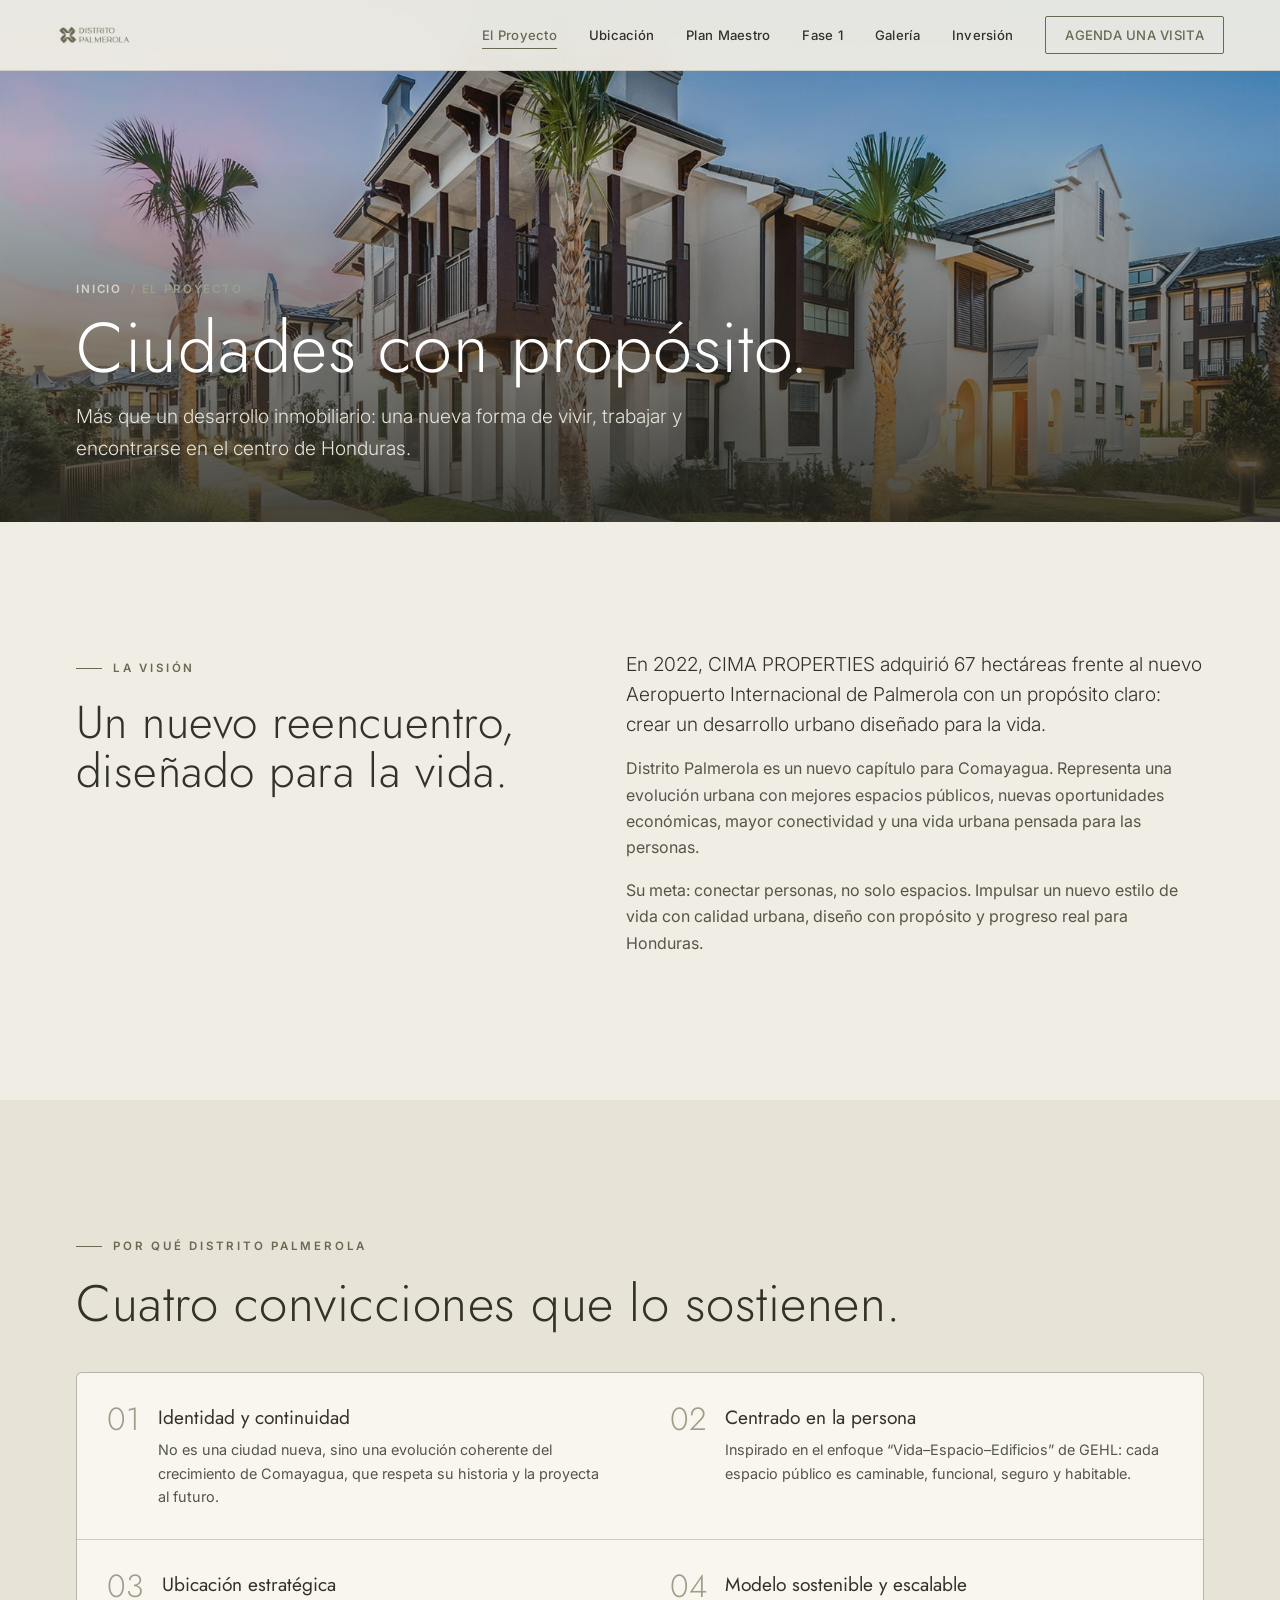
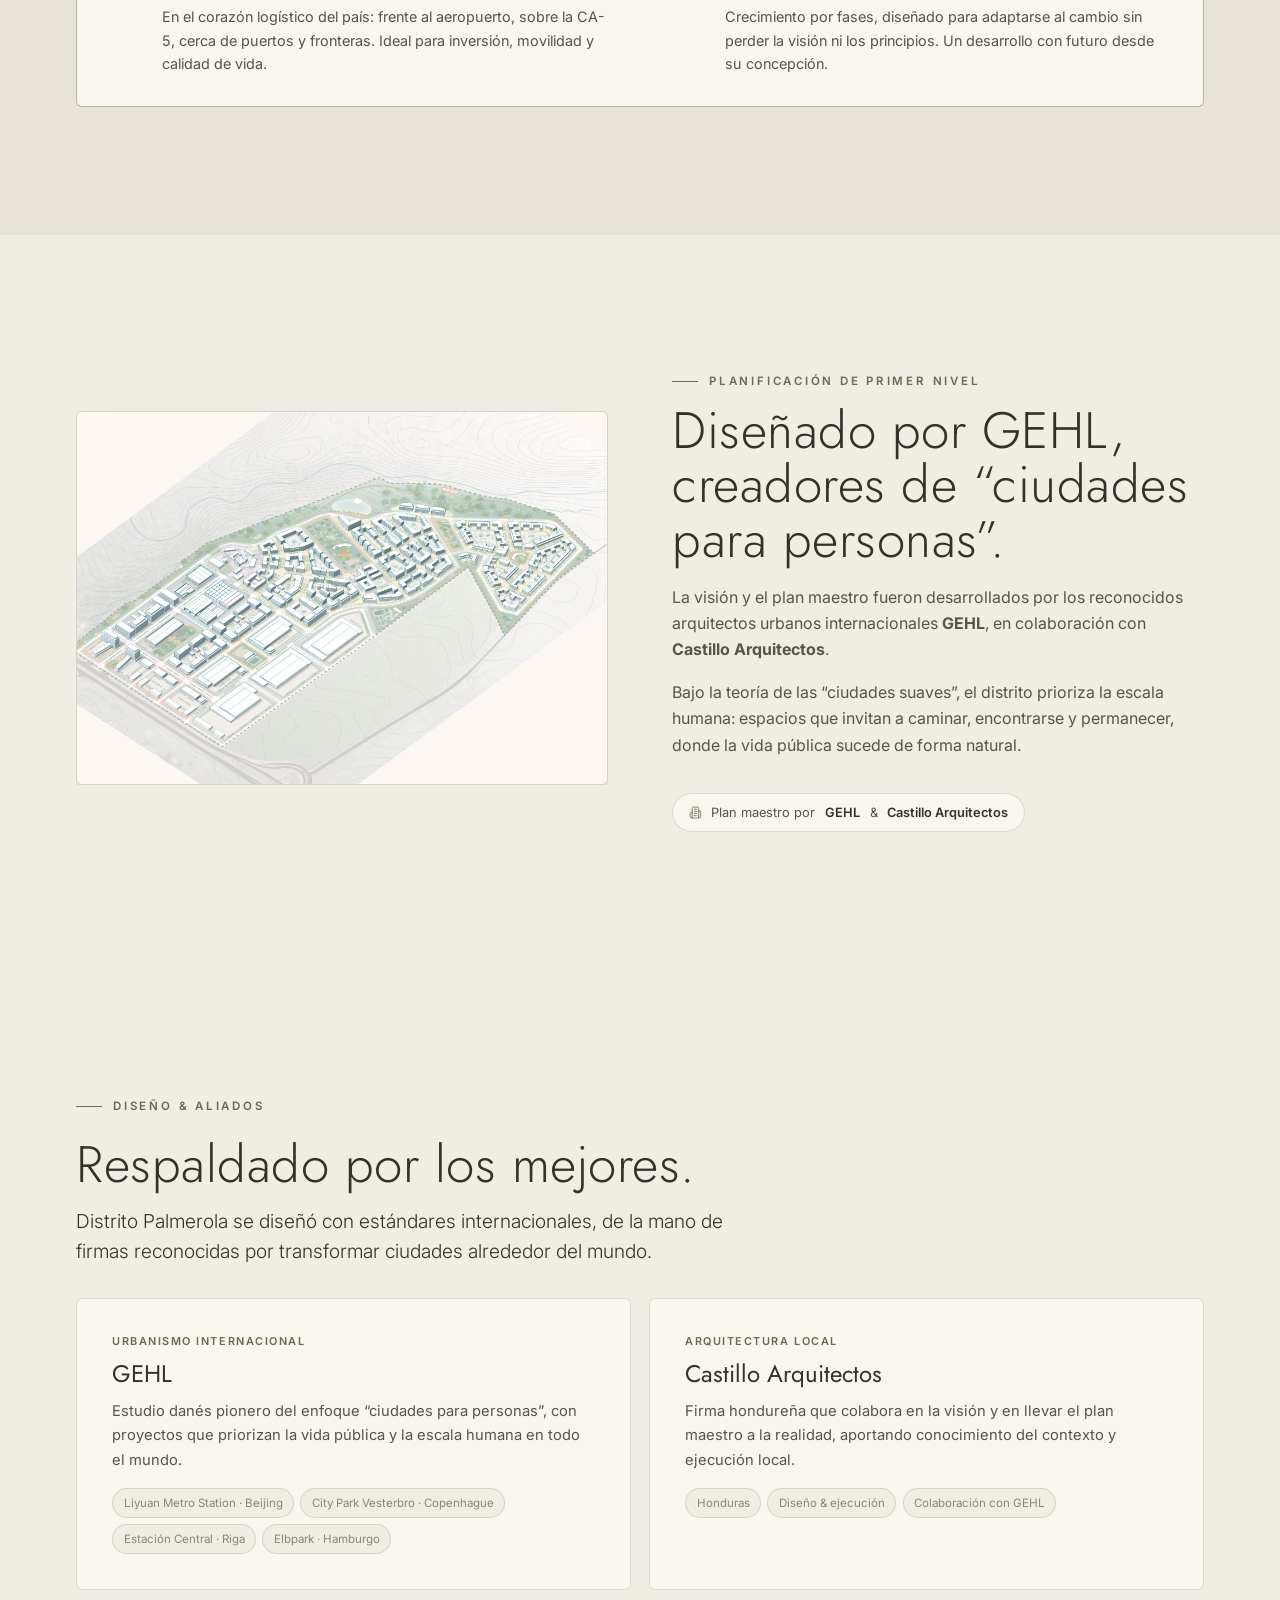
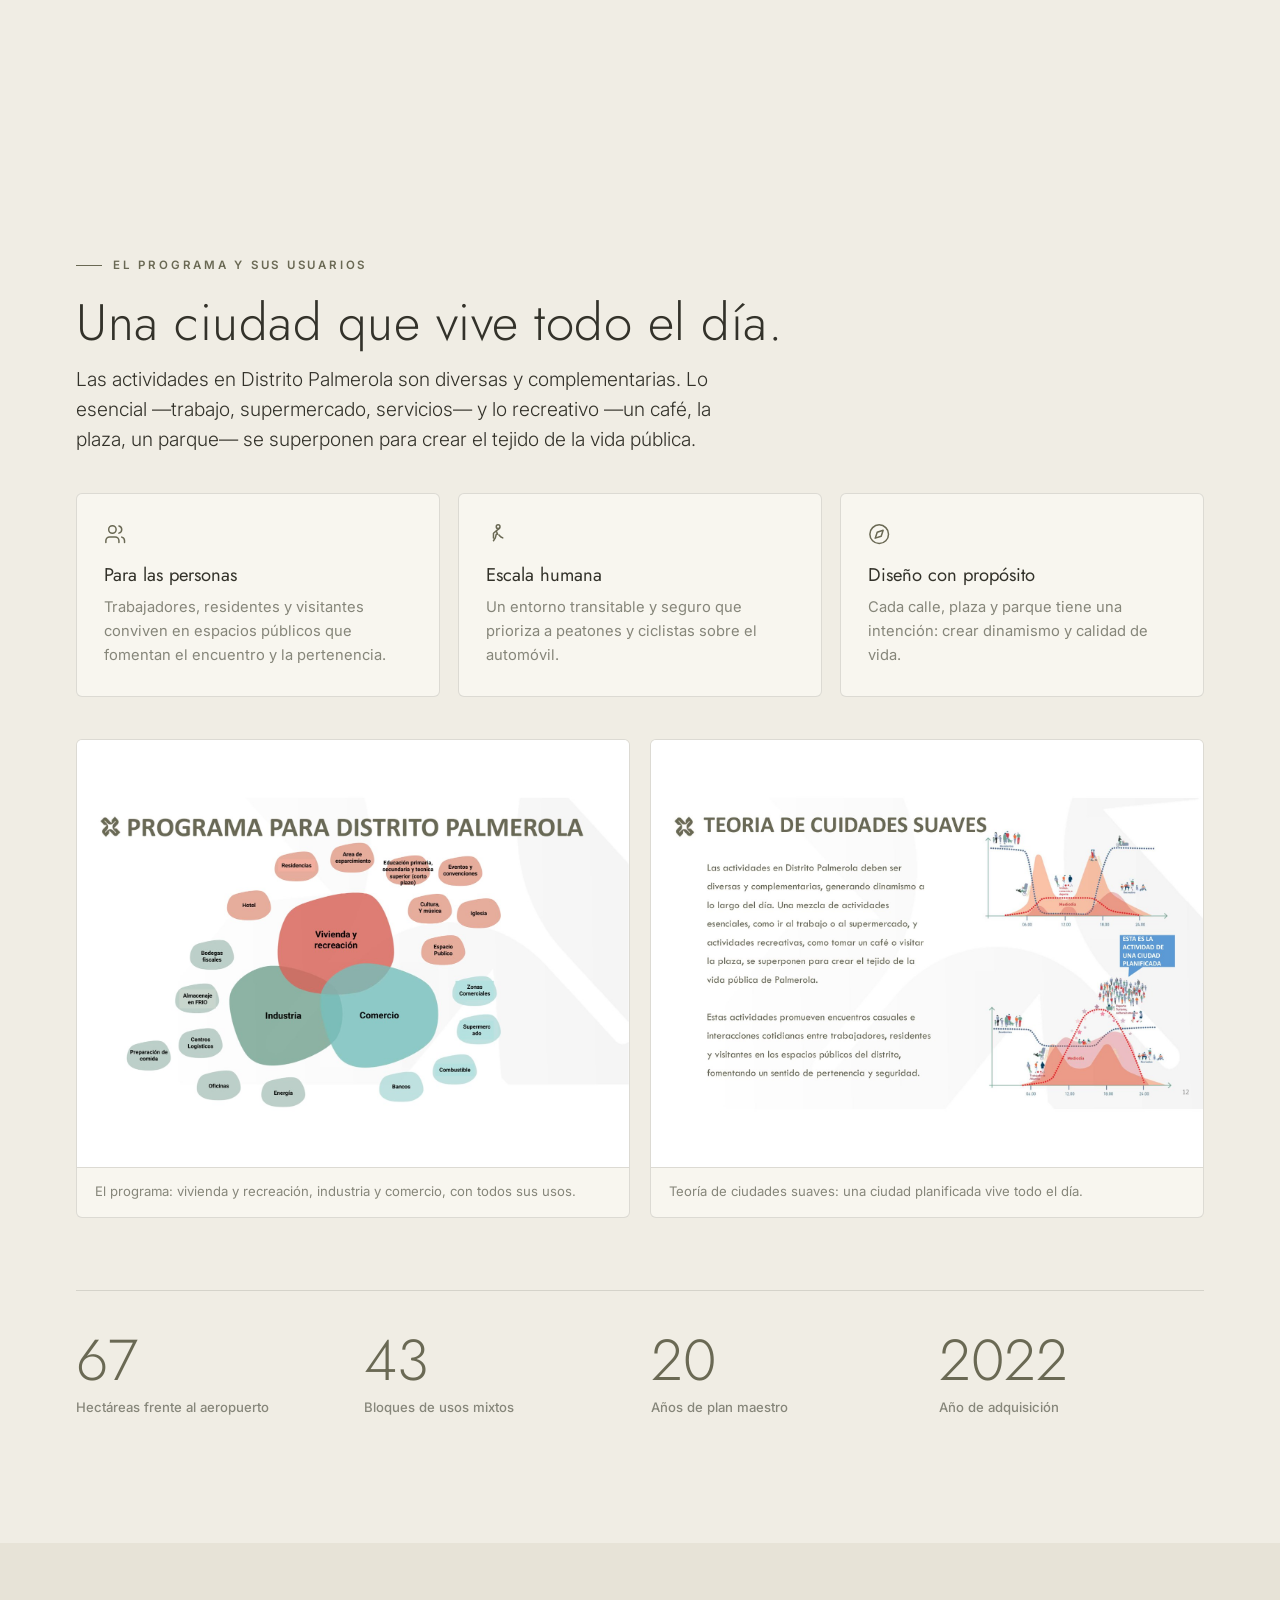
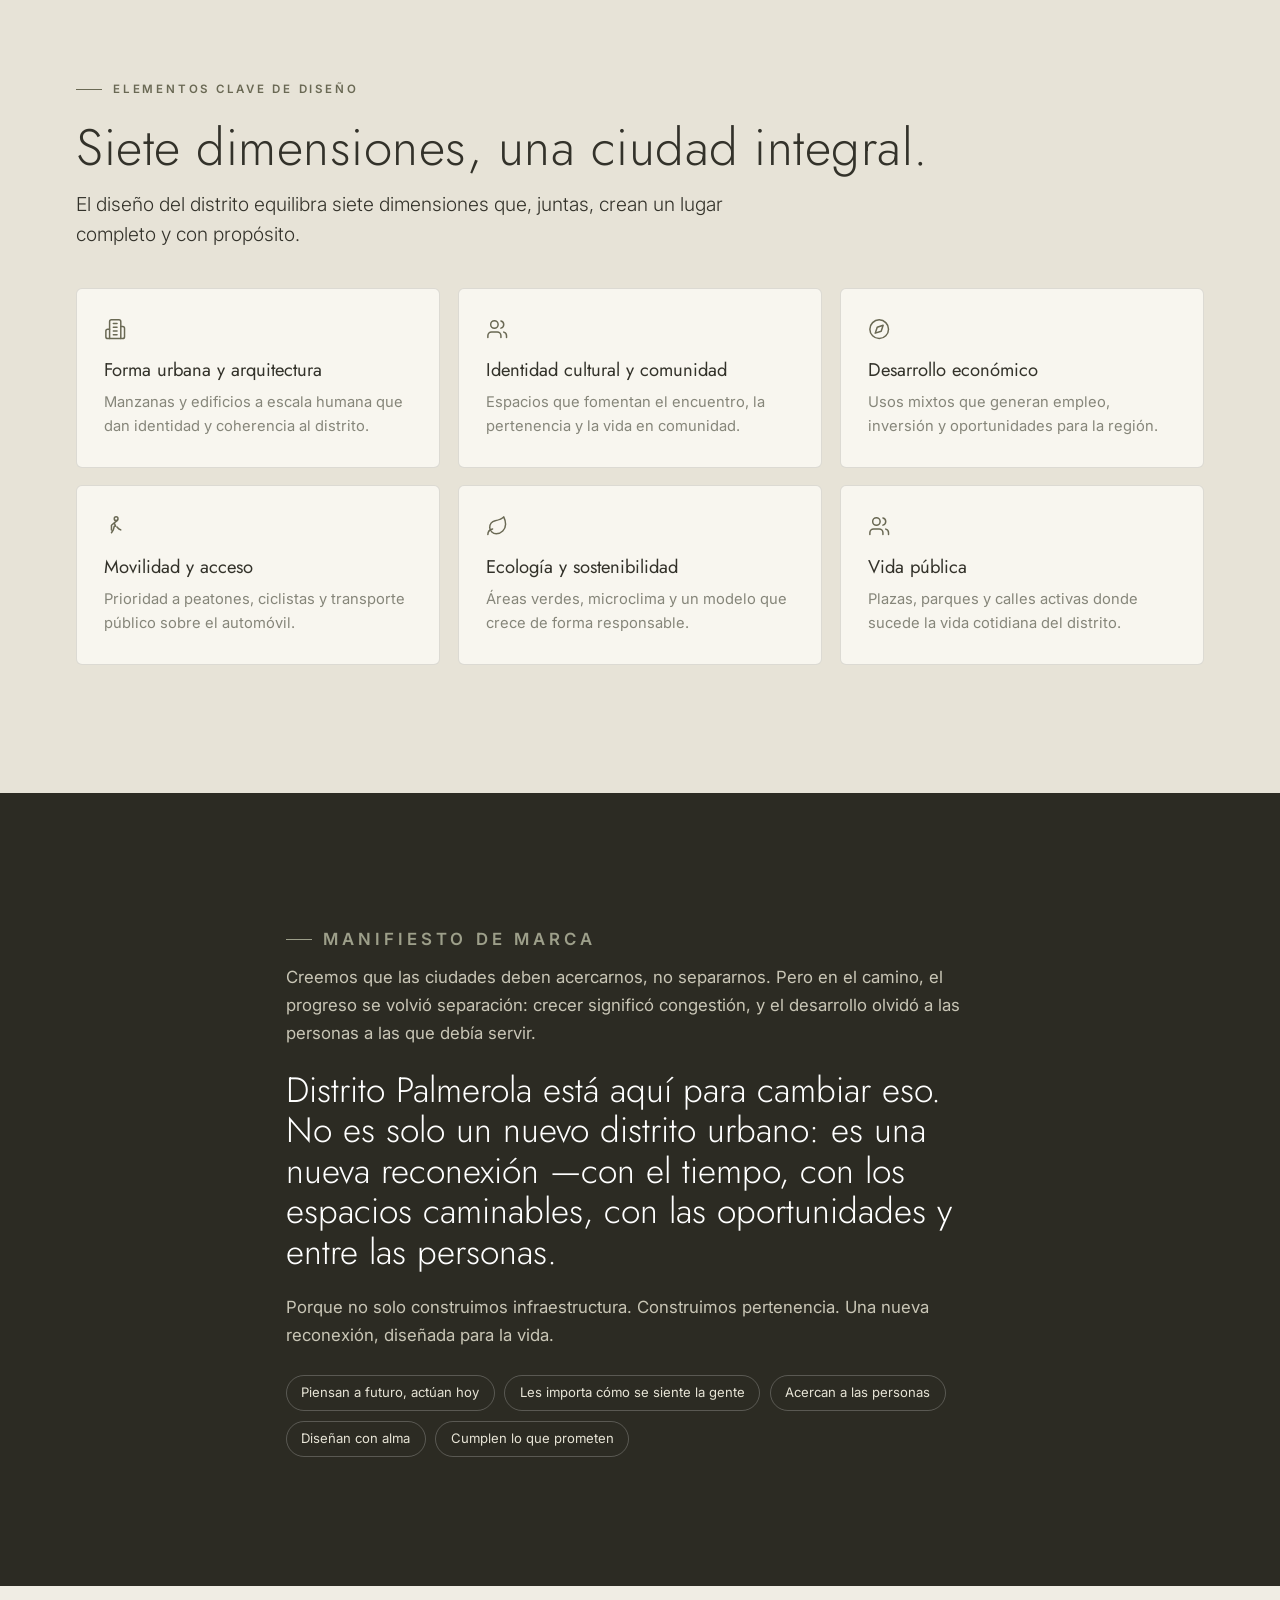
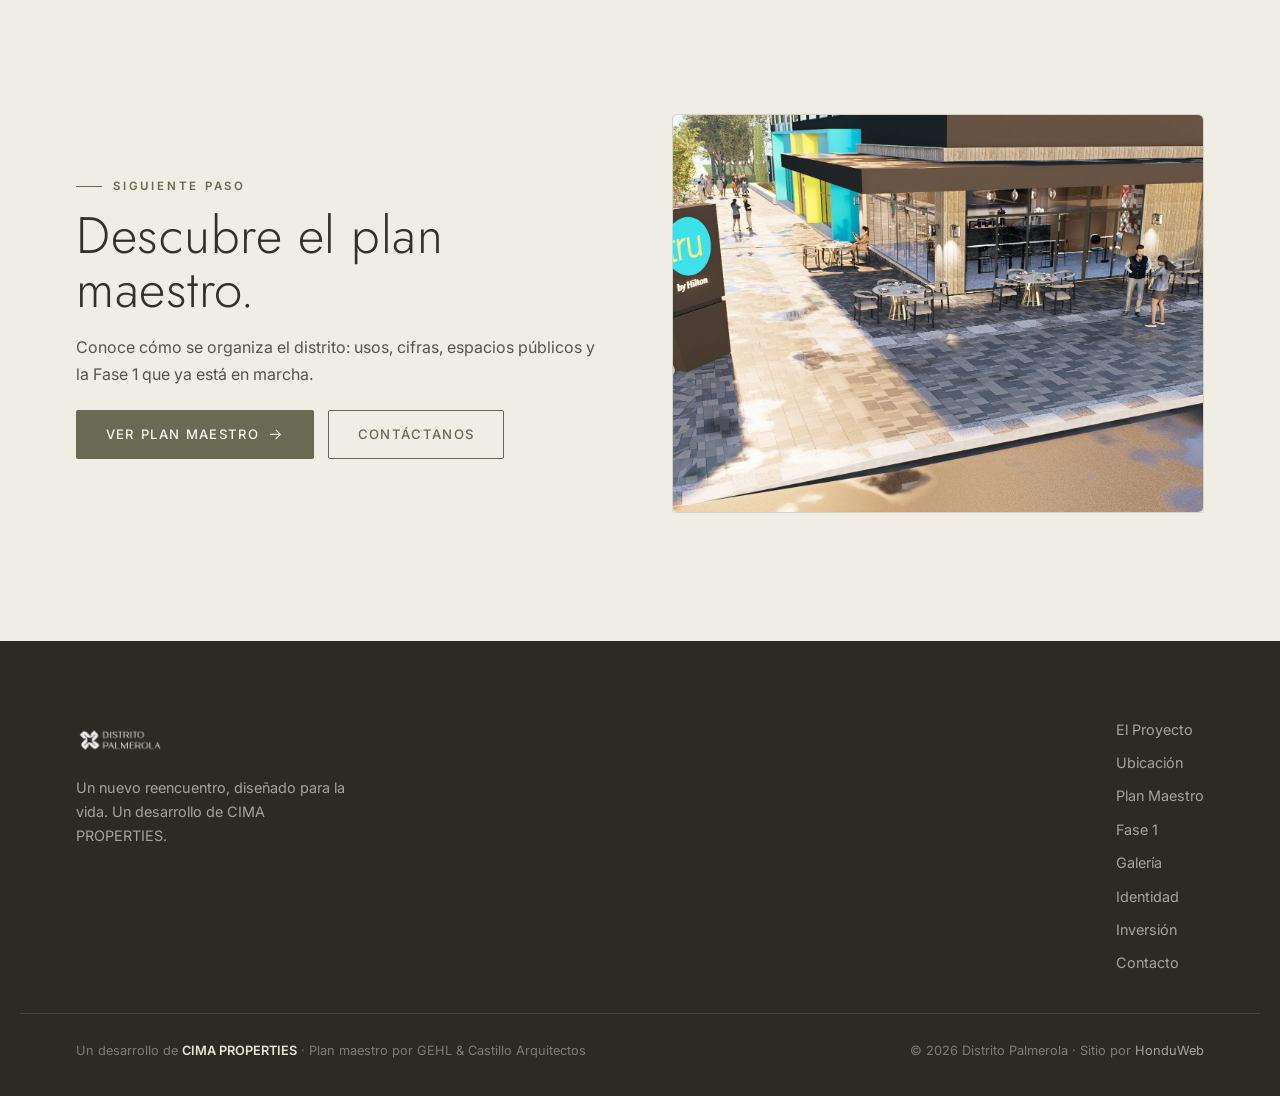
<file: proyecto.html>
<!doctype html>
<html lang="es">
<head>
<meta charset="utf-8" />
<meta name="viewport" content="width=device-width, initial-scale=1" />
<title>El Proyecto — Distrito Palmerola</title>
<meta name="description" content="Ciudades con propósito. Distrito Palmerola es una evolución urbana de 67 hectáreas diseñada para la vida, con plan maestro de GEHL y Castillo Arquitectos." />
<meta name="theme-color" content="#6a6954" />
<link rel="icon" type="image/png" href="assets/img/brand/mark.png" />
<link rel="preconnect" href="https://fonts.googleapis.com" />
<link rel="preconnect" href="https://fonts.gstatic.com" crossorigin />
<link href="https://fonts.googleapis.com/css2?family=Jost:wght@300;400;500&family=Inter:wght@300;400;500;600&display=swap" rel="stylesheet" />
<link rel="stylesheet" href="assets/styles.css" />
</head>
<body class="subpage">

<svg width="0" height="0" style="position:absolute" aria-hidden="true"><defs>
  <symbol id="i-leaf" viewBox="0 0 24 24"><path d="M11 20A7 7 0 0 1 9.8 6.1C15.5 5 17 4.48 19 2c1 2 2 4.18 2 8 0 5.5-4.78 10-10 10Z"/><path d="M2 21c0-3 1.85-5.36 5.08-6"/></symbol>
  <symbol id="i-walk" viewBox="0 0 24 24"><circle cx="13" cy="4" r="2"/><path d="m14 6-3 2.5 1.5 3.5M11 8.5 8 11v5m6-3 2 2 2 1M11 12l-1 4-2 3"/></symbol>
  <symbol id="i-users" viewBox="0 0 24 24"><path d="M16 21v-2a4 4 0 0 0-4-4H6a4 4 0 0 0-4 4v2"/><circle cx="9" cy="7" r="4"/><path d="M22 21v-2a4 4 0 0 0-3-3.87M16 3.13a4 4 0 0 1 0 7.75"/></symbol>
  <symbol id="i-compass" viewBox="0 0 24 24"><circle cx="12" cy="12" r="10"/><path d="m16.24 7.76-2.12 6.36-6.36 2.12 2.12-6.36 6.36-2.12z"/></symbol>
  <symbol id="i-arrow" viewBox="0 0 24 24"><path d="M5 12h14M13 6l6 6-6 6"/></symbol>
  <symbol id="i-building" viewBox="0 0 24 24"><path d="M6 22V4a2 2 0 0 1 2-2h8a2 2 0 0 1 2 2v18Z"/><path d="M6 12H4a2 2 0 0 0-2 2v6a2 2 0 0 0 2 2h2M18 9h2a2 2 0 0 1 2 2v9a2 2 0 0 1-2 2h-2M10 6h4M10 10h4M10 14h4M10 18h4"/></symbol>
</defs></svg>

<header id="nav" class="solid">
  <div class="nav-inner">
    <a href="index.html" class="brand" aria-label="Distrito Palmerola — inicio"><img src="assets/img/brand/logo.png" alt="Distrito Palmerola" /></a>
    <nav class="nav-links" aria-label="Principal">
      <a href="proyecto.html" class="active">El Proyecto</a>
      <a href="ubicacion.html">Ubicación</a>
      <a href="plan-maestro.html">Plan Maestro</a>
      <a href="fase-1.html">Fase 1</a>
      <a href="galeria.html">Galería</a>
      <a href="inversion.html">Inversión</a>
      <a href="contacto.html" class="nav-cta">Agenda una visita</a>
    </nav>
    <button id="burger" aria-label="Abrir menú" aria-expanded="false"><span></span><span></span><span></span></button>
  </div>
</header>
<div id="mobile-menu" aria-hidden="true">
  <a href="index.html">Inicio</a>
  <a href="proyecto.html">El Proyecto</a>
  <a href="ubicacion.html">Ubicación</a>
  <a href="plan-maestro.html">Plan Maestro</a>
  <a href="fase-1.html">Fase 1</a>
  <a href="inversion.html">Inversión</a>
  <a href="contacto.html" class="nav-cta">Agenda una visita</a>
</div>

<main>
  <section class="page-hero">
    <img class="ph-img" src="assets/img/residencial.jpg" alt="Vida residencial en Distrito Palmerola" />
    <div class="ov"></div>
    <div class="inner">
      <p class="crumb"><a href="index.html">Inicio</a> / El Proyecto</p>
      <h1>Ciudades con propósito.</h1>
      <p class="ph-sub">Más que un desarrollo inmobiliario: una nueva forma de vivir, trabajar y encontrarse en el centro de Honduras.</p>
    </div>
  </section>

  <!-- Intro -->
  <section class="section">
    <div class="wrap concepto-grid">
      <div><p class="eyebrow">La visión</p><h2>Un nuevo reencuentro, diseñado para la vida.</h2></div>
      <div class="concepto-body">
        <p class="lead">En 2022, CIMA PROPERTIES adquirió 67 hectáreas frente al nuevo Aeropuerto Internacional de Palmerola con un propósito claro: crear un desarrollo urbano diseñado para la vida.</p>
        <p>Distrito Palmerola es un nuevo capítulo para Comayagua. Representa una evolución urbana con mejores espacios públicos, nuevas oportunidades económicas, mayor conectividad y una vida urbana pensada para las personas.</p>
        <p>Su meta: conectar personas, no solo espacios. Impulsar un nuevo estilo de vida con calidad urbana, diseño con propósito y progreso real para Honduras.</p>
      </div>
    </div>
  </section>

  <!-- Pilares -->
  <section class="section" style="background:var(--paper-2)">
    <div class="wrap">
      <p class="eyebrow">Por qué Distrito Palmerola</p>
      <h2>Cuatro convicciones que lo sostienen.</h2>
      <div class="pillars">
        <div class="pillar"><span class="n">01</span><div><h4>Identidad y continuidad</h4><p>No es una ciudad nueva, sino una evolución coherente del crecimiento de Comayagua, que respeta su historia y la proyecta al futuro.</p></div></div>
        <div class="pillar"><span class="n">02</span><div><h4>Centrado en la persona</h4><p>Inspirado en el enfoque “Vida–Espacio–Edificios” de GEHL: cada espacio público es caminable, funcional, seguro y habitable.</p></div></div>
        <div class="pillar"><span class="n">03</span><div><h4>Ubicación estratégica</h4><p>En el corazón logístico del país: frente al aeropuerto, sobre la CA-5, cerca de puertos y fronteras. Ideal para inversión, movilidad y calidad de vida.</p></div></div>
        <div class="pillar"><span class="n">04</span><div><h4>Modelo sostenible y escalable</h4><p>Crecimiento por fases, diseñado para adaptarse al cambio sin perder la visión ni los principios. Un desarrollo con futuro desde su concepción.</p></div></div>
      </div>
    </div>
  </section>

  <!-- GEHL -->
  <section class="section">
    <div class="wrap split">
      <div class="split-img"><img src="assets/img/masterplan-axon.jpg" alt="Axonométrica del plan maestro por GEHL" loading="lazy" /></div>
      <div class="split-copy">
        <p class="eyebrow">Planificación de primer nivel</p>
        <h2>Diseñado por GEHL, creadores de “ciudades para personas”.</h2>
        <p>La visión y el plan maestro fueron desarrollados por los reconocidos arquitectos urbanos internacionales <strong>GEHL</strong>, en colaboración con <strong>Castillo Arquitectos</strong>.</p>
        <p>Bajo la teoría de las “ciudades suaves”, el distrito prioriza la escala humana: espacios que invitan a caminar, encontrarse y permanecer, donde la vida pública sucede de forma natural.</p>
        <div class="credit"><svg class="ico" style="color:var(--olive)"><use href="#i-building"/></svg> Plan maestro por <b>GEHL</b> &amp; <b>Castillo Arquitectos</b></div>
      </div>
    </div>
  </section>

  <!-- Diseño & aliados -->
  <section class="section">
    <div class="wrap">
      <p class="eyebrow">Diseño &amp; aliados</p>
      <h2>Respaldado por los mejores.</h2>
      <p class="lead" style="max-width:680px;margin-top:1rem">Distrito Palmerola se diseñó con estándares internacionales, de la mano de firmas reconocidas por transformar ciudades alrededor del mundo.</p>
      <div class="aliados">
        <div class="aliado">
          <span class="role">Urbanismo internacional</span>
          <h4>GEHL</h4>
          <p>Estudio danés pionero del enfoque “ciudades para personas”, con proyectos que priorizan la vida pública y la escala humana en todo el mundo.</p>
          <div class="refs"><span>Liyuan Metro Station · Beijing</span><span>City Park Vesterbro · Copenhague</span><span>Estación Central · Riga</span><span>Elbpark · Hamburgo</span></div>
        </div>
        <div class="aliado">
          <span class="role">Arquitectura local</span>
          <h4>Castillo Arquitectos</h4>
          <p>Firma hondureña que colabora en la visión y en llevar el plan maestro a la realidad, aportando conocimiento del contexto y ejecución local.</p>
          <div class="refs"><span>Honduras</span><span>Diseño &amp; ejecución</span><span>Colaboración con GEHL</span></div>
        </div>
      </div>
    </div>
  </section>

  <!-- Programa -->
  <section class="section">
    <div class="wrap">
      <p class="eyebrow">El programa y sus usuarios</p>
      <h2>Una ciudad que vive todo el día.</h2>
      <p class="lead" style="max-width:680px;margin-top:1rem">Las actividades en Distrito Palmerola son diversas y complementarias. Lo esencial —trabajo, supermercado, servicios— y lo recreativo —un café, la plaza, un parque— se superponen para crear el tejido de la vida pública.</p>
      <div class="info-grid" style="margin-top:2.4rem">
        <div class="info"><svg class="ico"><use href="#i-users"/></svg><h4>Para las personas</h4><p>Trabajadores, residentes y visitantes conviven en espacios públicos que fomentan el encuentro y la pertenencia.</p></div>
        <div class="info"><svg class="ico"><use href="#i-walk"/></svg><h4>Escala humana</h4><p>Un entorno transitable y seguro que prioriza a peatones y ciclistas sobre el automóvil.</p></div>
        <div class="info"><svg class="ico"><use href="#i-compass"/></svg><h4>Diseño con propósito</h4><p>Cada calle, plaza y parque tiene una intención: crear dinamismo y calidad de vida.</p></div>
      </div>
      <div class="plates" style="margin-top:clamp(1.8rem,4vw,2.6rem)">
        <figure class="plate"><img src="assets/img/laminas/programa.jpg" alt="Programa de usos de Distrito Palmerola: vivienda, industria y comercio" loading="lazy" /><figcaption>El programa: vivienda y recreación, industria y comercio, con todos sus usos.</figcaption></figure>
        <figure class="plate"><img src="assets/img/laminas/ciudades-suaves.jpg" alt="Teoría de ciudades suaves: actividad a lo largo del día" loading="lazy" /><figcaption>Teoría de ciudades suaves: una ciudad planificada vive todo el día.</figcaption></figure>
      </div>
      <div class="stats">
        <div class="stat"><b>67</b><span>Hectáreas frente al aeropuerto</span></div>
        <div class="stat"><b>43</b><span>Bloques de usos mixtos</span></div>
        <div class="stat"><b>20</b><span>Años de plan maestro</span></div>
        <div class="stat"><b>2022</b><span>Año de adquisición</span></div>
      </div>
    </div>
  </section>

  <!-- Elementos de diseño -->
  <section class="section" style="background:var(--paper-2)">
    <div class="wrap">
      <p class="eyebrow">Elementos clave de diseño</p>
      <h2>Siete dimensiones, una ciudad integral.</h2>
      <p class="lead" style="max-width:680px;margin-top:1rem">El diseño del distrito equilibra siete dimensiones que, juntas, crean un lugar completo y con propósito.</p>
      <div class="info-grid" style="margin-top:2.4rem">
        <div class="info"><svg class="ico"><use href="#i-building"/></svg><h4>Forma urbana y arquitectura</h4><p>Manzanas y edificios a escala humana que dan identidad y coherencia al distrito.</p></div>
        <div class="info"><svg class="ico"><use href="#i-users"/></svg><h4>Identidad cultural y comunidad</h4><p>Espacios que fomentan el encuentro, la pertenencia y la vida en comunidad.</p></div>
        <div class="info"><svg class="ico"><use href="#i-compass"/></svg><h4>Desarrollo económico</h4><p>Usos mixtos que generan empleo, inversión y oportunidades para la región.</p></div>
        <div class="info"><svg class="ico"><use href="#i-walk"/></svg><h4>Movilidad y acceso</h4><p>Prioridad a peatones, ciclistas y transporte público sobre el automóvil.</p></div>
        <div class="info"><svg class="ico"><use href="#i-leaf"/></svg><h4>Ecología y sostenibilidad</h4><p>Áreas verdes, microclima y un modelo que crece de forma responsable.</p></div>
        <div class="info"><svg class="ico"><use href="#i-users"/></svg><h4>Vida pública</h4><p>Plazas, parques y calles activas donde sucede la vida cotidiana del distrito.</p></div>
      </div>
    </div>
  </section>

  <!-- Manifiesto -->
  <section class="section manifesto">
    <div class="wrap mf">
      <p class="eyebrow">Manifiesto de marca</p>
      <p>Creemos que las ciudades deben acercarnos, no separarnos. Pero en el camino, el progreso se volvió separación: crecer significó congestión, y el desarrollo olvidó a las personas a las que debía servir.</p>
      <p class="big">Distrito Palmerola está aquí para cambiar eso. No es solo un nuevo distrito urbano: es una nueva reconexión —con el tiempo, con los espacios caminables, con las oportunidades y entre las personas.</p>
      <p>Porque no solo construimos infraestructura. Construimos pertenencia. Una nueva reconexión, diseñada para la vida.</p>
      <div class="values">
        <span>Piensan a futuro, actúan hoy</span><span>Les importa cómo se siente la gente</span><span>Acercan a las personas</span><span>Diseñan con alma</span><span>Cumplen lo que prometen</span>
      </div>
    </div>
  </section>

  <!-- CTA -->
  <section class="section">
    <div class="wrap split rev">
      <div class="split-img"><img src="assets/img/plaza-vida.jpg" alt="Vida urbana en el distrito" loading="lazy" /></div>
      <div class="split-copy">
        <p class="eyebrow">Siguiente paso</p>
        <h2>Descubre el plan maestro.</h2>
        <p>Conoce cómo se organiza el distrito: usos, cifras, espacios públicos y la Fase 1 que ya está en marcha.</p>
        <div class="hero-actions" style="margin-top:1.4rem">
          <a href="plan-maestro.html" class="btn btn-solid">Ver plan maestro <svg class="ico"><use href="#i-arrow"/></svg></a>
          <a href="contacto.html" class="btn btn-line">Contáctanos</a>
        </div>
      </div>
    </div>
  </section>
</main>

<footer id="footer">
  <div class="wrap foot-top">
    <div class="foot-brand"><img src="assets/img/brand/logo.png" alt="Distrito Palmerola" /><p>Un nuevo reencuentro, diseñado para la vida. Un desarrollo de CIMA PROPERTIES.</p></div>
    <nav class="foot-nav" aria-label="Pie"><a href="proyecto.html">El Proyecto</a><a href="ubicacion.html">Ubicación</a><a href="plan-maestro.html">Plan Maestro</a><a href="fase-1.html">Fase 1</a><a href="galeria.html">Galería</a><a href="identidad.html">Identidad</a><a href="inversion.html">Inversión</a><a href="contacto.html">Contacto</a></nav>
  </div>
  <div class="wrap foot-bottom">
    <span>Un desarrollo de <strong>CIMA PROPERTIES</strong> · Plan maestro por GEHL &amp; Castillo Arquitectos</span>
    <span>© <span id="yr"></span> Distrito Palmerola · Sitio por <a href="https://www.honduweb.net">HonduWeb</a></span>
  </div>
</footer>
<script src="assets/app.js"></script>
</body>
</html>
</file>
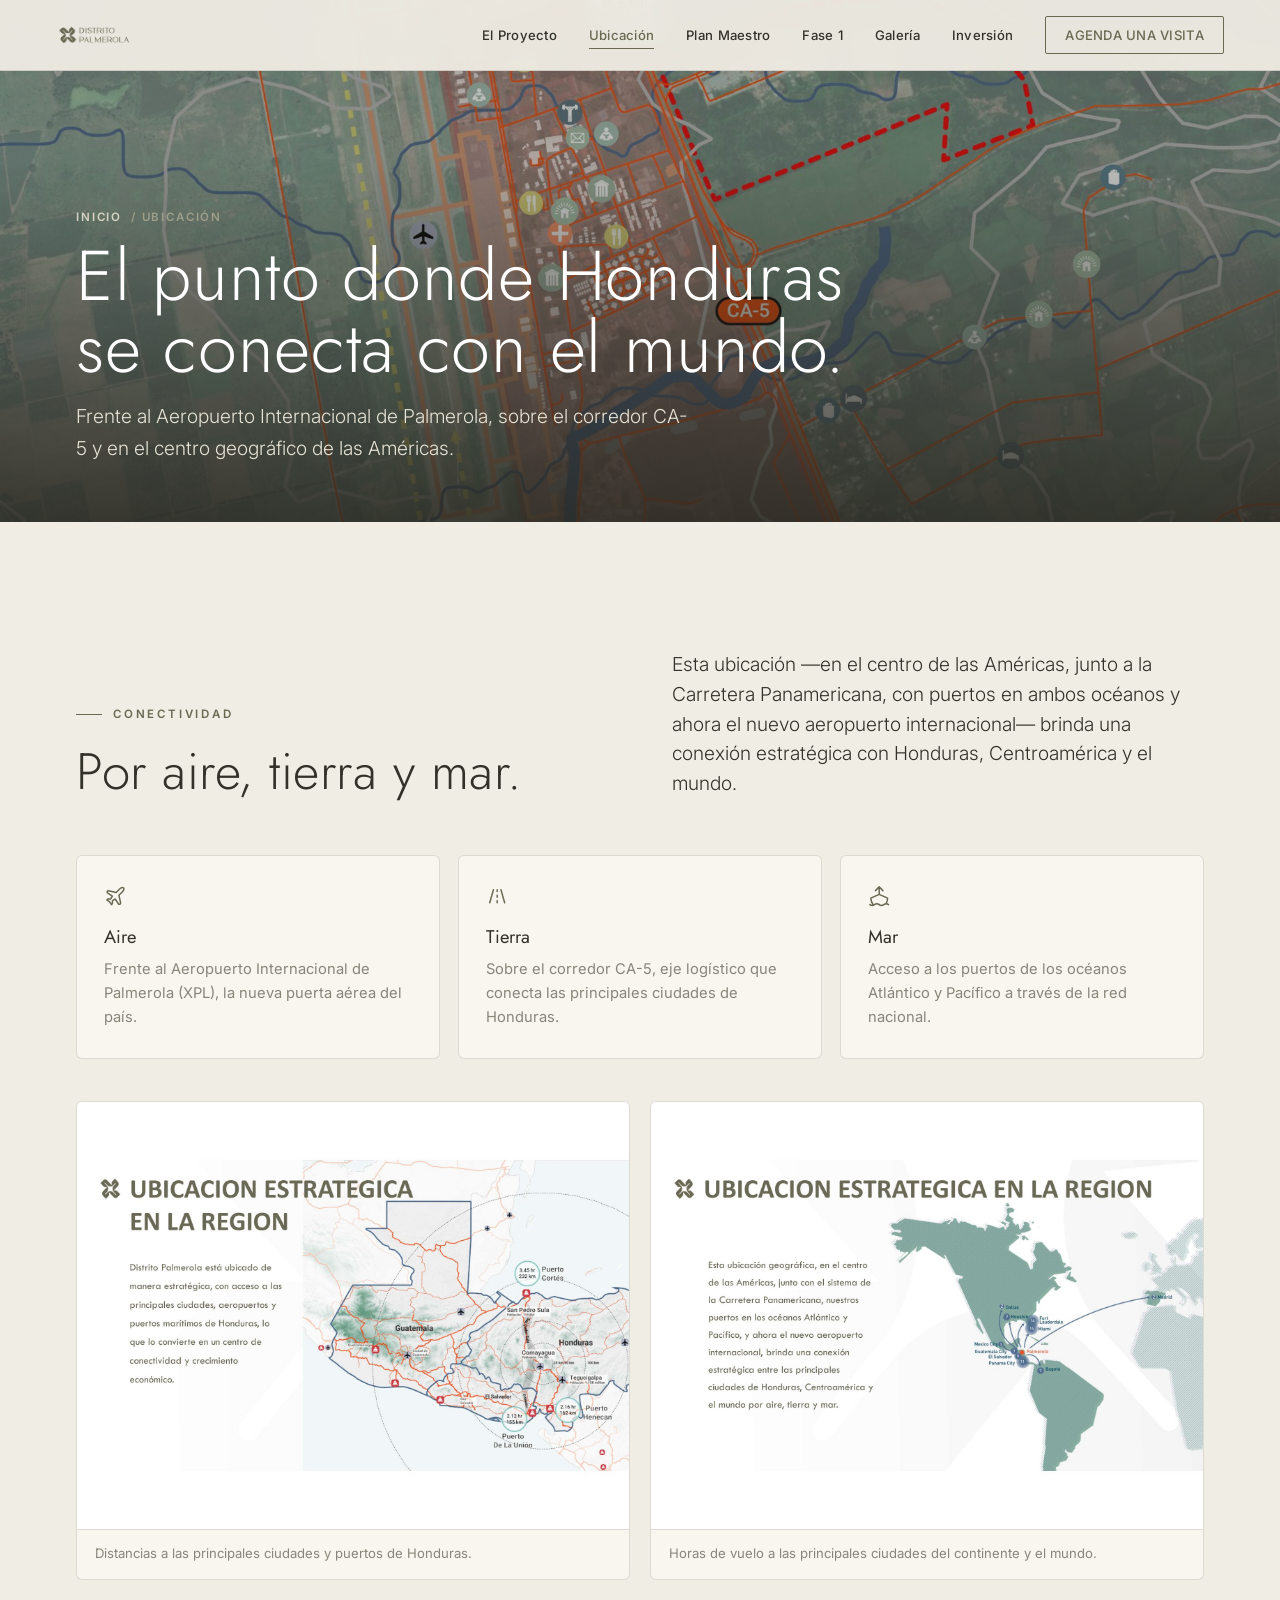
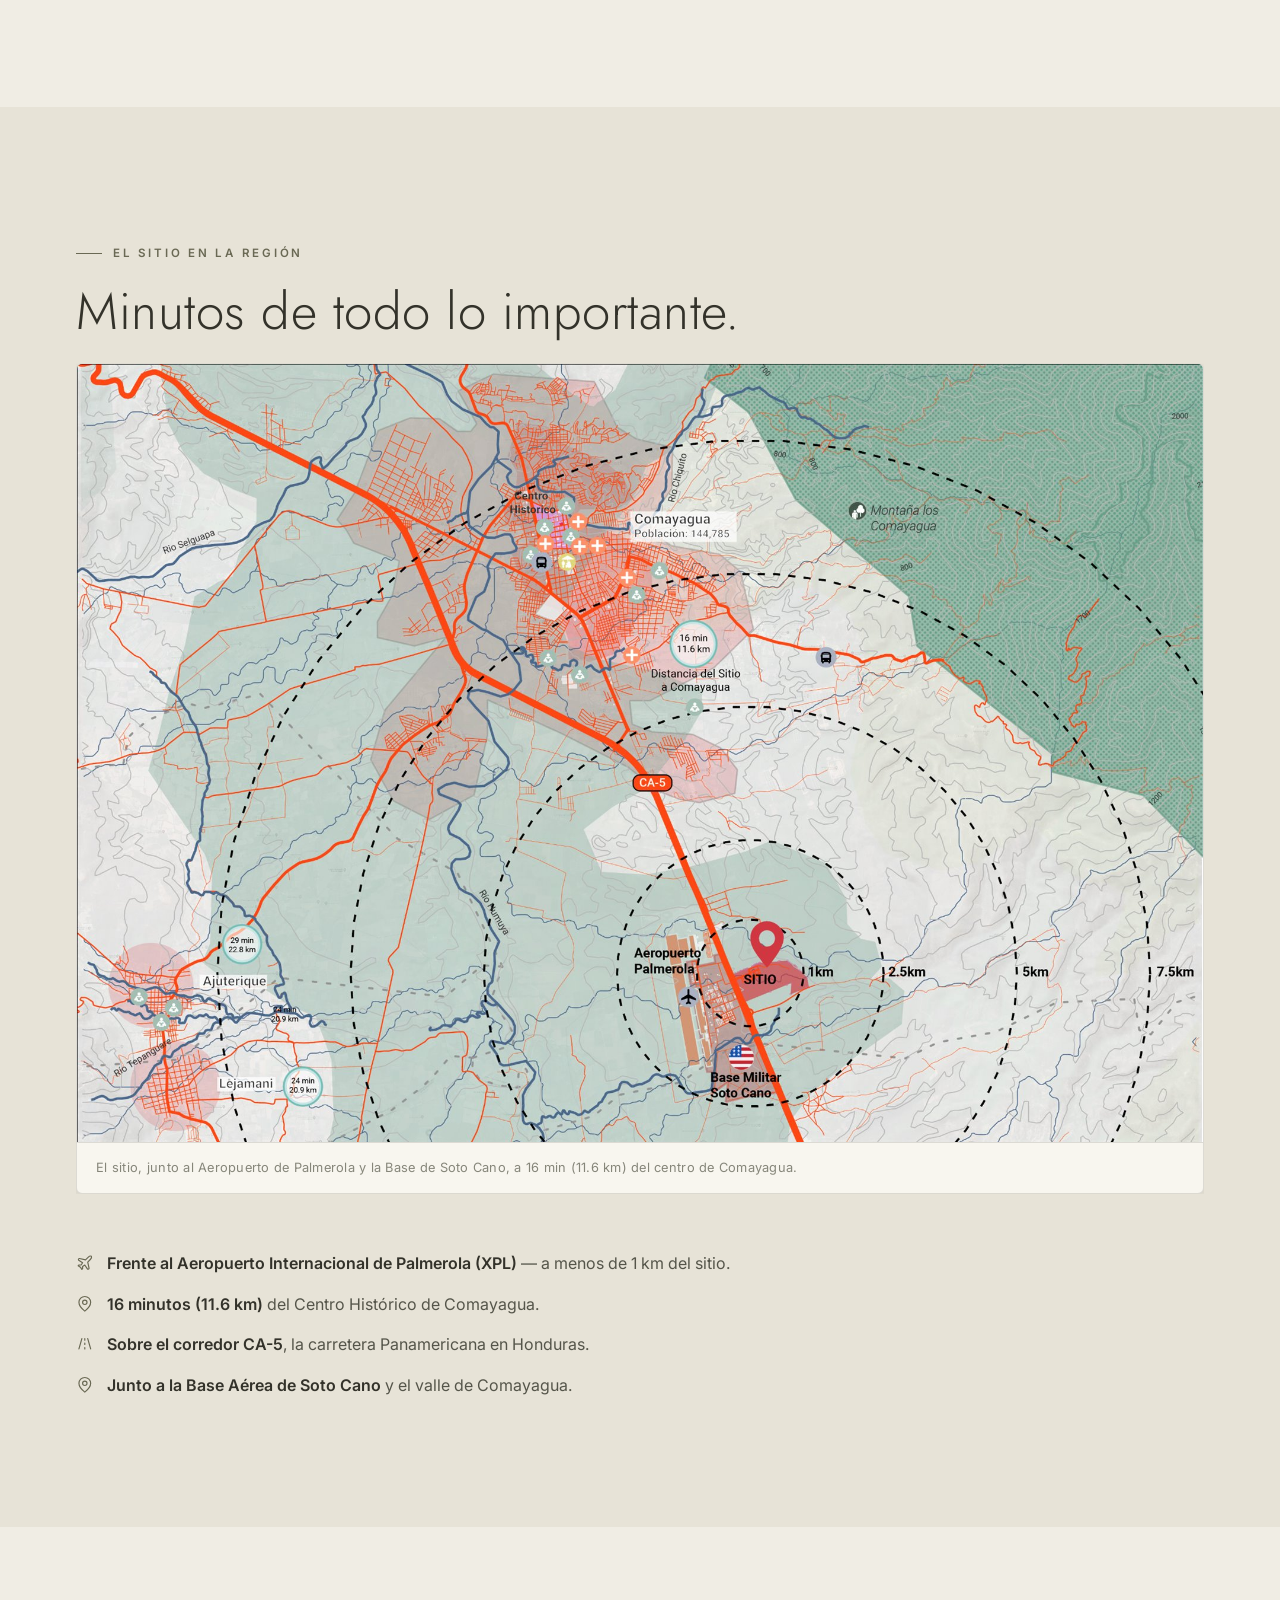
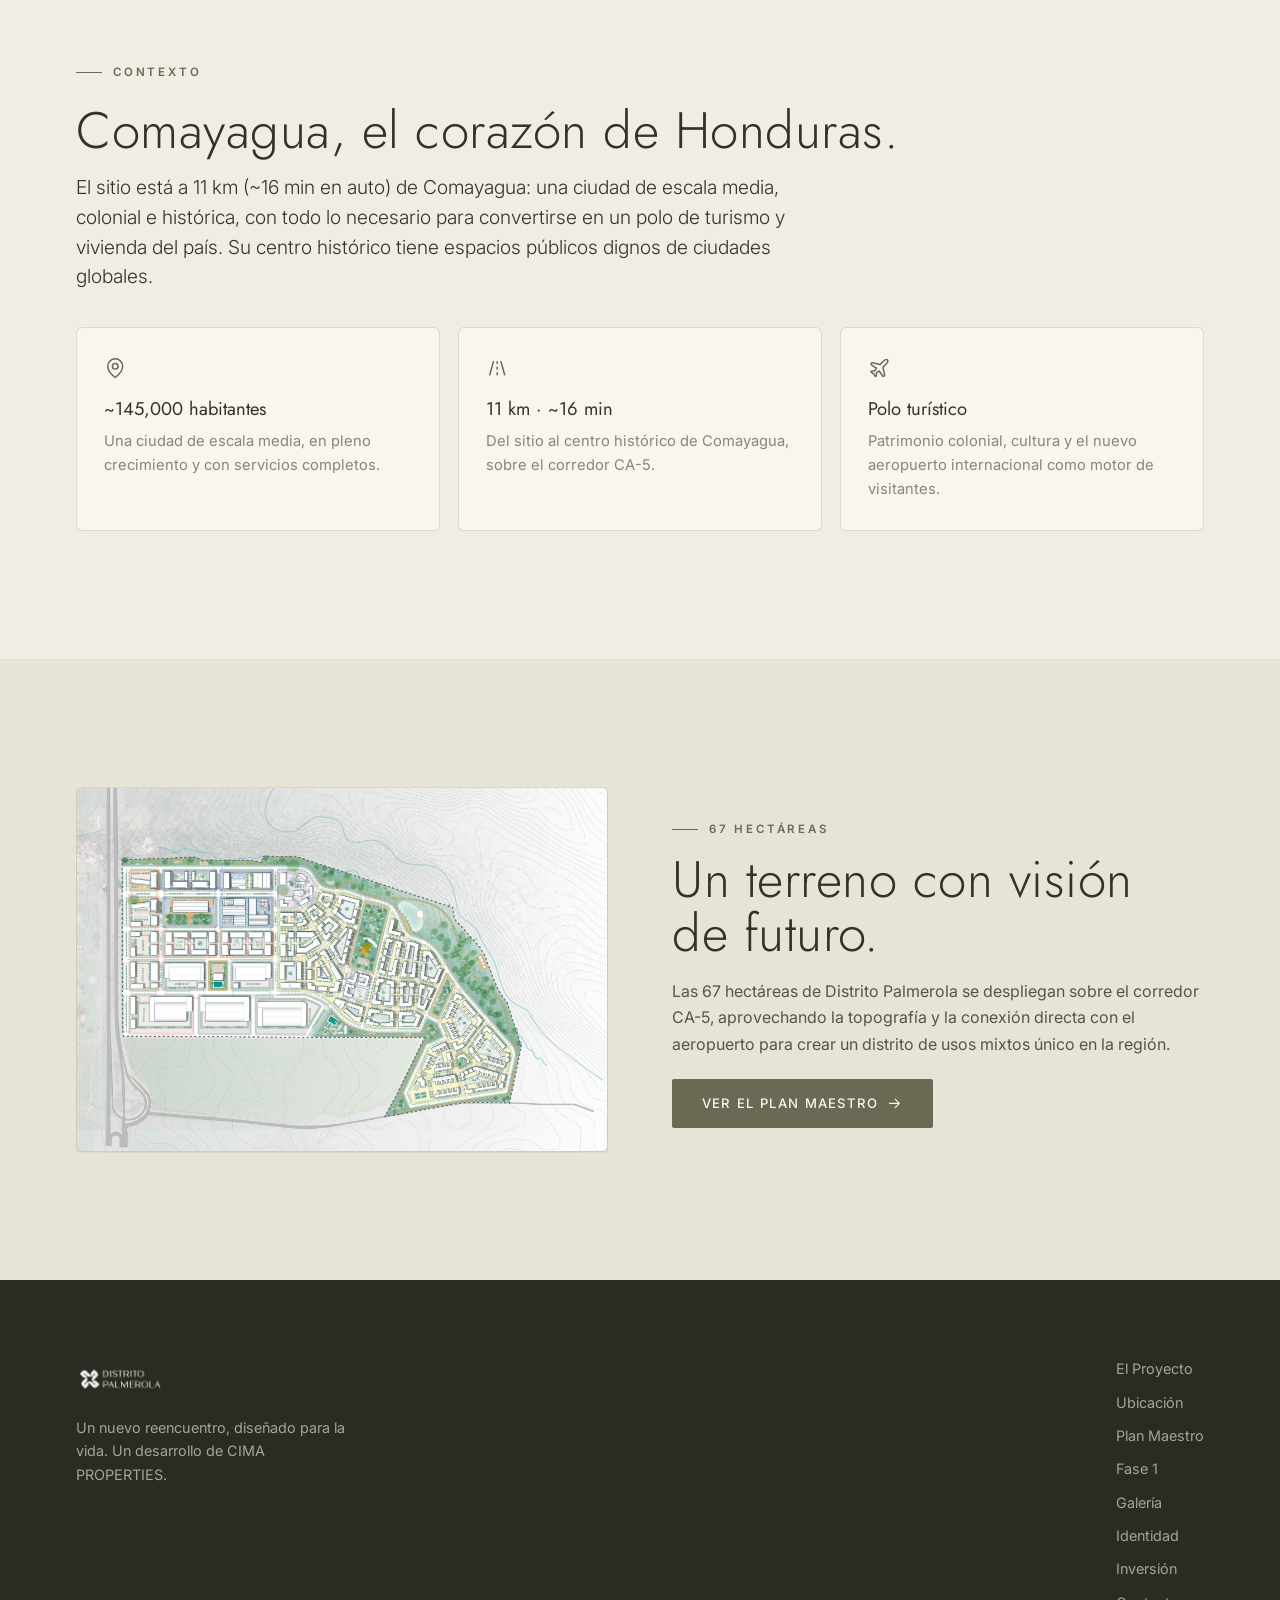
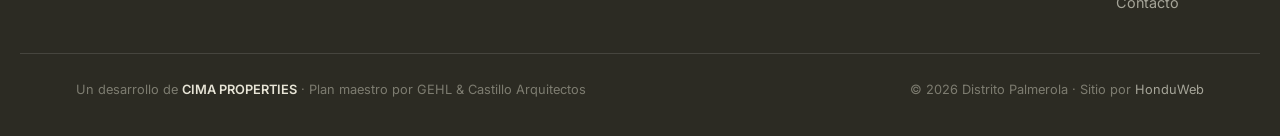
<file: ubicacion.html>
<!doctype html>
<html lang="es">
<head>
<meta charset="utf-8" />
<meta name="viewport" content="width=device-width, initial-scale=1" />
<title>Ubicación — Distrito Palmerola</title>
<meta name="description" content="Distrito Palmerola está frente al Aeropuerto Internacional de Palmerola, sobre el corredor CA-5, en el centro de las Américas: conexión por aire, tierra y mar." />
<meta name="theme-color" content="#6a6954" />
<link rel="icon" type="image/png" href="assets/img/brand/mark.png" />
<link rel="preconnect" href="https://fonts.googleapis.com" />
<link rel="preconnect" href="https://fonts.gstatic.com" crossorigin />
<link href="https://fonts.googleapis.com/css2?family=Jost:wght@300;400;500&family=Inter:wght@300;400;500;600&display=swap" rel="stylesheet" />
<link rel="stylesheet" href="assets/styles.css" />
</head>
<body class="subpage">

<svg width="0" height="0" style="position:absolute" aria-hidden="true"><defs>
  <symbol id="i-plane" viewBox="0 0 24 24"><path d="M17.8 19.2 16 11l3.5-3.5C21 6 21.5 4 21 3c-1-.5-3 0-4.5 1.5L13 8 4.8 6.2c-.5-.1-.9.1-1.1.5l-.3.5c-.2.5-.1 1 .3 1.3L9 12l-2 3H4l-1 1 3 2 2 3 1-1v-3l3-2 3.5 5.3c.3.4.8.5 1.3.3l.5-.2c.4-.3.6-.7.5-1.2z"/></symbol>
  <symbol id="i-road" viewBox="0 0 24 24"><path d="M4 19 8 5M20 19 16 5M12 5v2M12 11v2M12 17v2"/></symbol>
  <symbol id="i-ship" viewBox="0 0 24 24"><path d="M2 21c.6.5 1.2 1 2.5 1 2.5 0 2.5-2 5-2 2.6 0 2.4 2 5 2 2.5 0 2.5-2 5-2 1.3 0 1.9.5 2.5 1M19.38 20A11.6 11.6 0 0 0 21 14l-9-4-9 4c0 2.9.94 5.34 2.81 7.76M12 10V2M12 2 8 6M12 2l4 4"/></symbol>
  <symbol id="i-pin" viewBox="0 0 24 24"><path d="M20 10c0 6-8 12-8 12s-8-6-8-12a8 8 0 0 1 16 0Z"/><circle cx="12" cy="10" r="3"/></symbol>
  <symbol id="i-arrow" viewBox="0 0 24 24"><path d="M5 12h14M13 6l6 6-6 6"/></symbol>
</defs></svg>

<header id="nav" class="solid">
  <div class="nav-inner">
    <a href="index.html" class="brand"><img src="assets/img/brand/logo.png" alt="Distrito Palmerola" /></a>
    <nav class="nav-links" aria-label="Principal">
      <a href="proyecto.html">El Proyecto</a>
      <a href="ubicacion.html" class="active">Ubicación</a>
      <a href="plan-maestro.html">Plan Maestro</a>
      <a href="fase-1.html">Fase 1</a>
      <a href="galeria.html">Galería</a>
      <a href="inversion.html">Inversión</a>
      <a href="contacto.html" class="nav-cta">Agenda una visita</a>
    </nav>
    <button id="burger" aria-label="Abrir menú" aria-expanded="false"><span></span><span></span><span></span></button>
  </div>
</header>
<div id="mobile-menu" aria-hidden="true">
  <a href="index.html">Inicio</a><a href="proyecto.html">El Proyecto</a><a href="ubicacion.html">Ubicación</a><a href="plan-maestro.html">Plan Maestro</a><a href="fase-1.html">Fase 1</a><a href="galeria.html">Galería</a><a href="inversion.html">Inversión</a><a href="contacto.html" class="nav-cta">Agenda una visita</a>
</div>

<main>
  <section class="page-hero">
    <img class="ph-img" src="assets/img/ubicacion-map.jpg" alt="Ubicación de Distrito Palmerola junto al aeropuerto" />
    <div class="ov"></div>
    <div class="inner">
      <p class="crumb"><a href="index.html">Inicio</a> / Ubicación</p>
      <h1>El punto donde Honduras se conecta con el mundo.</h1>
      <p class="ph-sub">Frente al Aeropuerto Internacional de Palmerola, sobre el corredor CA-5 y en el centro geográfico de las Américas.</p>
    </div>
  </section>

  <section class="section">
    <div class="wrap">
      <div class="plan-head">
        <div><p class="eyebrow">Conectividad</p><h2>Por aire, tierra y mar.</h2></div>
        <p class="lead">Esta ubicación —en el centro de las Américas, junto a la Carretera Panamericana, con puertos en ambos océanos y ahora el nuevo aeropuerto internacional— brinda una conexión estratégica con Honduras, Centroamérica y el mundo.</p>
      </div>
      <div class="info-grid">
        <div class="info"><svg class="ico"><use href="#i-plane"/></svg><h4>Aire</h4><p>Frente al Aeropuerto Internacional de Palmerola (XPL), la nueva puerta aérea del país.</p></div>
        <div class="info"><svg class="ico"><use href="#i-road"/></svg><h4>Tierra</h4><p>Sobre el corredor CA-5, eje logístico que conecta las principales ciudades de Honduras.</p></div>
        <div class="info"><svg class="ico"><use href="#i-ship"/></svg><h4>Mar</h4><p>Acceso a los puertos de los océanos Atlántico y Pacífico a través de la red nacional.</p></div>
      </div>
      <div class="plates" style="margin-top:clamp(1.8rem,4vw,2.6rem)">
        <figure class="plate"><img src="assets/img/laminas/region.jpg" alt="Ubicación estratégica en la región: distancias a puertos y ciudades de Honduras" loading="lazy" /><figcaption>Distancias a las principales ciudades y puertos de Honduras.</figcaption></figure>
        <figure class="plate"><img src="assets/img/laminas/region-mundo.jpg" alt="Conexión aérea con las principales ciudades del continente y el mundo" loading="lazy" /><figcaption>Horas de vuelo a las principales ciudades del continente y el mundo.</figcaption></figure>
      </div>
    </div>
  </section>

  <section class="section" style="background:var(--paper-2)">
    <div class="wrap">
      <p class="eyebrow">El sitio en la región</p>
      <h2>Minutos de todo lo importante.</h2>
      <figure class="plan-figure" style="margin-top:1.6rem">
        <img src="assets/img/mapa-region.jpg" alt="Mapa regional: Distrito Palmerola, Aeropuerto de Palmerola, Comayagua y Base Soto Cano" loading="lazy" />
        <figcaption>El sitio, junto al Aeropuerto de Palmerola y la Base de Soto Cano, a 16 min (11.6 km) del centro de Comayagua.</figcaption>
      </figure>
      <ul class="ubi-list" style="max-width:760px">
        <li><svg class="ico li-ico"><use href="#i-plane"/></svg><span><strong>Frente al Aeropuerto Internacional de Palmerola (XPL)</strong> — a menos de 1 km del sitio.</span></li>
        <li><svg class="ico li-ico"><use href="#i-pin"/></svg><span><strong>16 minutos (11.6 km)</strong> del Centro Histórico de Comayagua.</span></li>
        <li><svg class="ico li-ico"><use href="#i-road"/></svg><span><strong>Sobre el corredor CA-5</strong>, la carretera Panamericana en Honduras.</span></li>
        <li><svg class="ico li-ico"><use href="#i-pin"/></svg><span><strong>Junto a la Base Aérea de Soto Cano</strong> y el valle de Comayagua.</span></li>
      </ul>
    </div>
  </section>

  <section class="section">
    <div class="wrap">
      <p class="eyebrow">Contexto</p>
      <h2>Comayagua, el corazón de Honduras.</h2>
      <p class="lead" style="max-width:720px;margin-top:1rem">El sitio está a 11 km (~16 min en auto) de Comayagua: una ciudad de escala media, colonial e histórica, con todo lo necesario para convertirse en un polo de turismo y vivienda del país. Su centro histórico tiene espacios públicos dignos de ciudades globales.</p>
      <div class="info-grid" style="margin-top:2.2rem">
        <div class="info"><svg class="ico"><use href="#i-pin"/></svg><h4>~145,000 habitantes</h4><p>Una ciudad de escala media, en pleno crecimiento y con servicios completos.</p></div>
        <div class="info"><svg class="ico"><use href="#i-road"/></svg><h4>11 km · ~16 min</h4><p>Del sitio al centro histórico de Comayagua, sobre el corredor CA-5.</p></div>
        <div class="info"><svg class="ico"><use href="#i-plane"/></svg><h4>Polo turístico</h4><p>Patrimonio colonial, cultura y el nuevo aeropuerto internacional como motor de visitantes.</p></div>
      </div>
    </div>
  </section>

  <section class="section" style="background:var(--paper-2)">
    <div class="wrap split">
      <div class="split-img"><img src="assets/img/masterplan-plan.jpg" alt="Plan maestro sobre el terreno" loading="lazy" /></div>
      <div class="split-copy">
        <p class="eyebrow">67 hectáreas</p>
        <h2>Un terreno con visión de futuro.</h2>
        <p>Las 67 hectáreas de Distrito Palmerola se despliegan sobre el corredor CA-5, aprovechando la topografía y la conexión directa con el aeropuerto para crear un distrito de usos mixtos único en la región.</p>
        <div class="hero-actions" style="margin-top:1.4rem"><a href="plan-maestro.html" class="btn btn-solid">Ver el plan maestro <svg class="ico"><use href="#i-arrow"/></svg></a></div>
      </div>
    </div>
  </section>
</main>

<footer id="footer">
  <div class="wrap foot-top">
    <div class="foot-brand"><img src="assets/img/brand/logo.png" alt="Distrito Palmerola" /><p>Un nuevo reencuentro, diseñado para la vida. Un desarrollo de CIMA PROPERTIES.</p></div>
    <nav class="foot-nav" aria-label="Pie"><a href="proyecto.html">El Proyecto</a><a href="ubicacion.html">Ubicación</a><a href="plan-maestro.html">Plan Maestro</a><a href="fase-1.html">Fase 1</a><a href="galeria.html">Galería</a><a href="identidad.html">Identidad</a><a href="inversion.html">Inversión</a><a href="contacto.html">Contacto</a></nav>
  </div>
  <div class="wrap foot-bottom">
    <span>Un desarrollo de <strong>CIMA PROPERTIES</strong> · Plan maestro por GEHL &amp; Castillo Arquitectos</span>
    <span>© <span id="yr"></span> Distrito Palmerola · Sitio por <a href="https://www.honduweb.net">HonduWeb</a></span>
  </div>
</footer>
<script src="assets/app.js"></script>
</body>
</html>
</file>
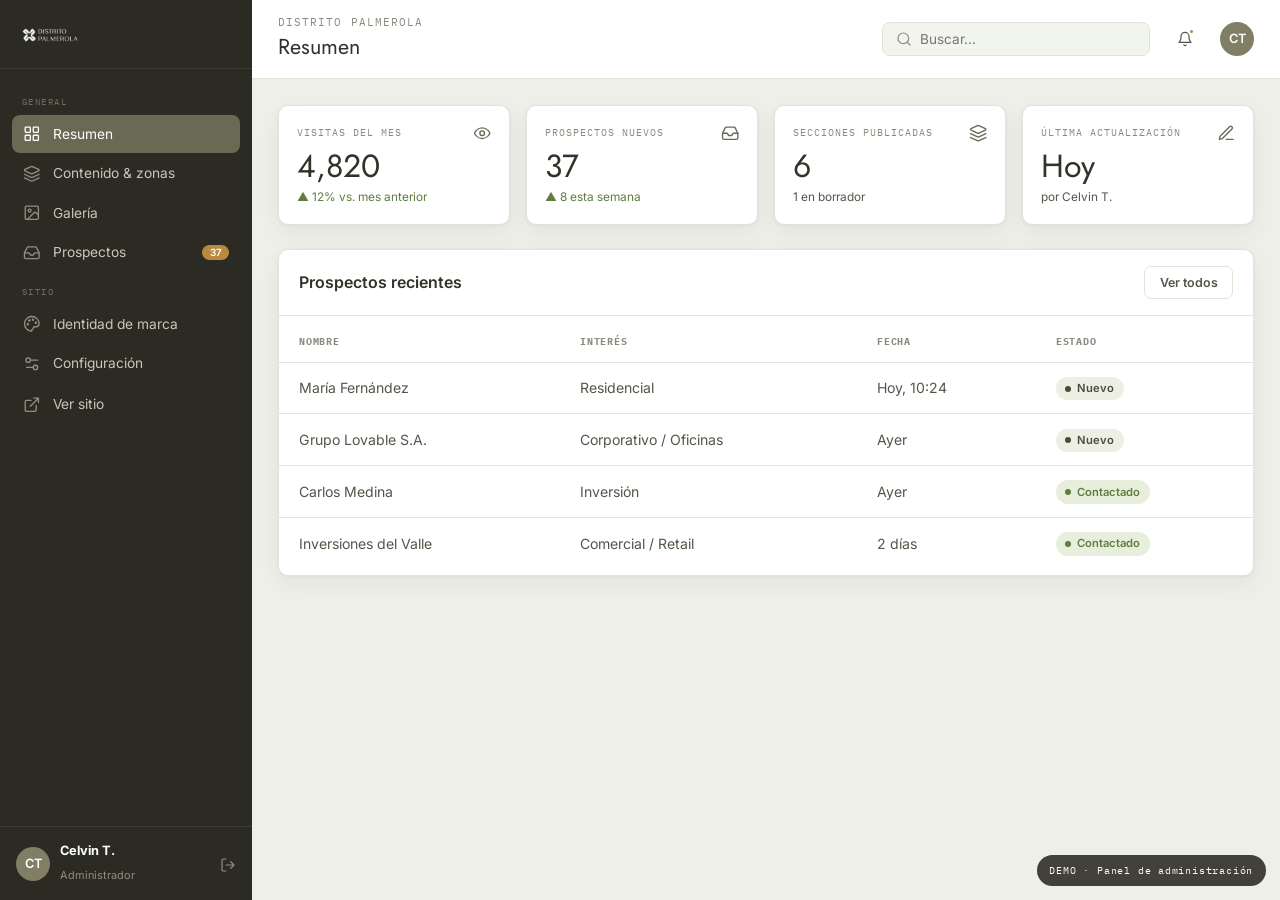
<file: panel/dashboard.html>
<!doctype html>
<html lang="es">
<head>
<meta charset="utf-8" />
<meta name="viewport" content="width=device-width, initial-scale=1" />
<title>Panel — Distrito Palmerola</title>
<meta name="robots" content="noindex" />
<link rel="icon" type="image/png" href="../assets/img/brand/mark.png" />
<link rel="preconnect" href="https://fonts.googleapis.com" />
<link rel="preconnect" href="https://fonts.gstatic.com" crossorigin />
<link href="https://fonts.googleapis.com/css2?family=Jost:wght@400;500&family=Inter:wght@400;500;600&family=IBM+Plex+Mono:wght@400;500&display=swap" rel="stylesheet" />
<link rel="stylesheet" href="assets/panel.css" />
</head>
<body>
<svg width="0" height="0" style="position:absolute" aria-hidden="true"><defs>
  <symbol id="i-grid" viewBox="0 0 24 24"><rect x="3" y="3" width="7" height="7" rx="1"/><rect x="14" y="3" width="7" height="7" rx="1"/><rect x="14" y="14" width="7" height="7" rx="1"/><rect x="3" y="14" width="7" height="7" rx="1"/></symbol>
  <symbol id="i-layers" viewBox="0 0 24 24"><path d="M12.83 2.18a2 2 0 0 0-1.66 0L2.6 6.08a1 1 0 0 0 0 1.83l8.58 3.91a2 2 0 0 0 1.66 0l8.58-3.9a1 1 0 0 0 0-1.83Z"/><path d="m22 17.65-9.17 4.16a2 2 0 0 1-1.66 0L2 17.65M22 12.65l-9.17 4.16a2 2 0 0 1-1.66 0L2 12.65"/></symbol>
  <symbol id="i-image" viewBox="0 0 24 24"><rect x="3" y="3" width="18" height="18" rx="2"/><circle cx="9" cy="9" r="2"/><path d="m21 15-3.09-3.09a2 2 0 0 0-2.82 0L6 21"/></symbol>
  <symbol id="i-inbox" viewBox="0 0 24 24"><path d="M22 12h-6l-2 3h-4l-2-3H2"/><path d="M5.45 5.11 2 12v6a2 2 0 0 0 2 2h16a2 2 0 0 0 2-2v-6l-3.45-6.89A2 2 0 0 0 16.76 4H7.24a2 2 0 0 0-1.79 1.11z"/></symbol>
  <symbol id="i-palette" viewBox="0 0 24 24"><path d="M12 22a10 10 0 1 1 0-20 10 10 0 0 1 10 10 4 4 0 0 1-4 4h-2a2 2 0 0 0-2 2 2 2 0 0 1-2 2z"/><circle cx="13.5" cy="6.5" r=".8"/><circle cx="17.5" cy="10.5" r=".8"/><circle cx="8.5" cy="7.5" r=".8"/><circle cx="6.5" cy="12.5" r=".8"/></symbol>
  <symbol id="i-settings" viewBox="0 0 24 24"><path d="M20 7h-9M14 17H5"/><circle cx="17" cy="17" r="3"/><circle cx="7" cy="7" r="3"/></symbol>
  <symbol id="i-search" viewBox="0 0 24 24"><circle cx="11" cy="11" r="8"/><path d="m21 21-4.3-4.3"/></symbol>
  <symbol id="i-bell" viewBox="0 0 24 24"><path d="M6 8a6 6 0 0 1 12 0c0 7 3 9 3 9H3s3-2 3-9"/><path d="M10.3 21a1.94 1.94 0 0 0 3.4 0"/></symbol>
  <symbol id="i-logout" viewBox="0 0 24 24"><path d="M9 21H5a2 2 0 0 1-2-2V5a2 2 0 0 1 2-2h4M16 17l5-5-5-5M21 12H9"/></symbol>
  <symbol id="i-plus" viewBox="0 0 24 24"><path d="M5 12h14M12 5v14"/></symbol>
  <symbol id="i-edit" viewBox="0 0 24 24"><path d="M12 20h9M16.5 3.5a2.12 2.12 0 0 1 3 3L7 19l-4 1 1-4Z"/></symbol>
  <symbol id="i-trash" viewBox="0 0 24 24"><path d="M3 6h18M19 6v14a2 2 0 0 1-2 2H7a2 2 0 0 1-2-2V6m3 0V4a2 2 0 0 1 2-2h4a2 2 0 0 1 2 2v2"/></symbol>
  <symbol id="i-upload" viewBox="0 0 24 24"><path d="M21 15v4a2 2 0 0 1-2 2H5a2 2 0 0 1-2-2v-4M17 8l-5-5-5 5M12 3v12"/></symbol>
  <symbol id="i-eye" viewBox="0 0 24 24"><path d="M2 12s3-7 10-7 10 7 10 7-3 7-10 7-10-7-10-7z"/><circle cx="12" cy="12" r="3"/></symbol>
  <symbol id="i-external" viewBox="0 0 24 24"><path d="M15 3h6v6M10 14 21 3M18 13v6a2 2 0 0 1-2 2H5a2 2 0 0 1-2-2V8a2 2 0 0 1 2-2h6"/></symbol>
  <symbol id="i-menu" viewBox="0 0 24 24"><path d="M3 12h18M3 6h18M3 18h18"/></symbol>
</defs></svg>

<div class="app">
  <!-- Sidebar -->
  <aside class="sidebar" id="sidebar">
    <div class="side-brand"><img src="../assets/img/brand/logo.png" alt="Distrito Palmerola" /></div>
    <nav class="side-nav">
      <div class="side-label">General</div>
      <button class="nav-item active" data-sec="resumen"><svg class="ico"><use href="#i-grid"/></svg> Resumen</button>
      <button class="nav-item" data-sec="proyectos"><svg class="ico"><use href="#i-layers"/></svg> Contenido &amp; zonas</button>
      <button class="nav-item" data-sec="galeria"><svg class="ico"><use href="#i-image"/></svg> Galería</button>
      <button class="nav-item" data-sec="prospectos"><svg class="ico"><use href="#i-inbox"/></svg> Prospectos <span class="badge">37</span></button>
      <div class="side-label">Sitio</div>
      <button class="nav-item" data-sec="identidad"><svg class="ico"><use href="#i-palette"/></svg> Identidad de marca</button>
      <button class="nav-item" data-sec="config"><svg class="ico"><use href="#i-settings"/></svg> Configuración</button>
      <a class="nav-item" href="../index.html" target="_blank"><svg class="ico"><use href="#i-external"/></svg> Ver sitio</a>
    </nav>
    <div class="side-user">
      <span class="avatar">CT</span>
      <div class="u"><b>Celvin T.</b><span>Administrador</span></div>
      <a href="index.html" title="Salir"><svg class="ico"><use href="#i-logout"/></svg></a>
    </div>
  </aside>

  <!-- Main -->
  <div class="main">
    <div class="topbar">
      <button class="burger" id="burger" aria-label="Menú"><svg class="ico"><use href="#i-menu"/></svg></button>
      <div><div class="crumb">Distrito Palmerola</div><h2 id="pageTitle">Resumen</h2></div>
      <div class="search"><svg class="ico"><use href="#i-search"/></svg><input placeholder="Buscar…" /></div>
      <div class="top-ico"><svg class="ico"><use href="#i-bell"/></svg><span class="dot"></span></div>
      <span class="avatar">CT</span>
    </div>

    <div class="content">
      <!-- RESUMEN -->
      <section class="section active" id="sec-resumen">
        <div class="stat-grid">
          <div class="stat-card"><div class="top"><span class="lbl">Visitas del mes</span><svg class="ico"><use href="#i-eye"/></svg></div><div class="val">4,820</div><div class="delta up">▲ 12% vs. mes anterior</div></div>
          <div class="stat-card"><div class="top"><span class="lbl">Prospectos nuevos</span><svg class="ico"><use href="#i-inbox"/></svg></div><div class="val">37</div><div class="delta up">▲ 8 esta semana</div></div>
          <div class="stat-card"><div class="top"><span class="lbl">Secciones publicadas</span><svg class="ico"><use href="#i-layers"/></svg></div><div class="val">6</div><div class="delta">1 en borrador</div></div>
          <div class="stat-card"><div class="top"><span class="lbl">Última actualización</span><svg class="ico"><use href="#i-edit"/></svg></div><div class="val">Hoy</div><div class="delta">por Celvin T.</div></div>
        </div>
        <div class="card">
          <div class="card-h"><h4>Prospectos recientes</h4><button class="btn btn-ghost btn-sm" data-goto="prospectos">Ver todos</button></div>
          <div class="card-b"><table>
            <thead><tr><th>Nombre</th><th>Interés</th><th>Fecha</th><th>Estado</th></tr></thead>
            <tbody>
              <tr><td class="name">María Fernández</td><td>Residencial</td><td>Hoy, 10:24</td><td><span class="pill new"><span class="d"></span>Nuevo</span></td></tr>
              <tr><td class="name">Grupo Lovable S.A.</td><td>Corporativo / Oficinas</td><td>Ayer</td><td><span class="pill new"><span class="d"></span>Nuevo</span></td></tr>
              <tr><td class="name">Carlos Medina</td><td>Inversión</td><td>Ayer</td><td><span class="pill pub"><span class="d"></span>Contactado</span></td></tr>
              <tr><td class="name">Inversiones del Valle</td><td>Comercial / Retail</td><td>2 días</td><td><span class="pill pub"><span class="d"></span>Contactado</span></td></tr>
            </tbody>
          </table></div>
        </div>
      </section>

      <!-- PROYECTOS -->
      <section class="section" id="sec-proyectos">
        <div class="page-head"><div><h3>Contenido &amp; zonas</h3><p>Edita, publica y ordena las secciones y zonas del sitio.</p></div><button class="btn btn-primary btn-sm" data-goto="proyectos"><svg class="ico"><use href="#i-plus"/></svg> Nueva sección</button></div>
        <div class="grid-2">
          <div class="card">
            <div class="card-b"><table>
              <thead><tr><th>Sección / zona</th><th>Orden</th><th>Estado</th><th></th></tr></thead>
              <tbody>
                <tr><td><div style="display:flex;align-items:center;gap:.7rem"><img class="thumb" src="../assets/img/hotel-tru.jpg" alt=""><span class="name">Hotel Tru by Hilton</span></div></td><td class="mono">01</td><td><span class="pill pub"><span class="d"></span>Publicado</span></td><td><div class="row-actions"><button class="icon-btn"><svg class="ico"><use href="#i-edit"/></svg></button><button class="icon-btn del"><svg class="ico"><use href="#i-trash"/></svg></button></div></td></tr>
                <tr><td><div style="display:flex;align-items:center;gap:.7rem"><img class="thumb" src="../assets/img/plaza-vida.jpg" alt=""><span class="name">Plaza Raíces</span></div></td><td class="mono">02</td><td><span class="pill pub"><span class="d"></span>Publicado</span></td><td><div class="row-actions"><button class="icon-btn"><svg class="ico"><use href="#i-edit"/></svg></button><button class="icon-btn del"><svg class="ico"><use href="#i-trash"/></svg></button></div></td></tr>
                <tr><td><div style="display:flex;align-items:center;gap:.7rem"><img class="thumb" src="../assets/img/residencial.jpg" alt=""><span class="name">Residencial</span></div></td><td class="mono">03</td><td><span class="pill pub"><span class="d"></span>Publicado</span></td><td><div class="row-actions"><button class="icon-btn"><svg class="ico"><use href="#i-edit"/></svg></button><button class="icon-btn del"><svg class="ico"><use href="#i-trash"/></svg></button></div></td></tr>
                <tr><td><div style="display:flex;align-items:center;gap:.7rem"><img class="thumb" src="../assets/img/parque.jpg" alt=""><span class="name">Parque El Mirador</span></div></td><td class="mono">04</td><td><span class="pill pub"><span class="d"></span>Publicado</span></td><td><div class="row-actions"><button class="icon-btn"><svg class="ico"><use href="#i-edit"/></svg></button><button class="icon-btn del"><svg class="ico"><use href="#i-trash"/></svg></button></div></td></tr>
                <tr><td><div style="display:flex;align-items:center;gap:.7rem"><img class="thumb" src="../assets/img/hotel-gym.jpg" alt=""><span class="name">Centro de convenciones</span></div></td><td class="mono">05</td><td><span class="pill draft"><span class="d"></span>Borrador</span></td><td><div class="row-actions"><button class="icon-btn"><svg class="ico"><use href="#i-edit"/></svg></button><button class="icon-btn del"><svg class="ico"><use href="#i-trash"/></svg></button></div></td></tr>
              </tbody>
            </table></div>
          </div>
          <div class="card card-pad">
            <h4 style="margin-bottom:1rem;color:var(--ink)">Nueva sección / zona</h4>
            <div class="form-grid">
              <div class="field full"><label>Nombre</label><input placeholder="Ej. Comercial &amp; Retail"></div>
              <div class="field"><label>Zona</label><select><option>Residencial</option><option>Corporativo</option><option>Comercial</option><option>Hotel</option><option>Parque</option></select></div>
              <div class="field"><label>Estado</label><select><option>Publicado</option><option>Borrador</option></select></div>
              <div class="field full"><label>Descripción</label><textarea rows="3" placeholder="Describe el proyecto…"></textarea></div>
              <div class="field full"><label>Imagen</label><div class="drop"><svg class="ico"><use href="#i-upload"/></svg><b>Arrastra una imagen</b> o haz clic para subir</div></div>
            </div>
            <button class="btn btn-primary btn-block" style="margin-top:1rem"><svg class="ico"><use href="#i-plus"/></svg> Guardar sección</button>
          </div>
        </div>
      </section>

      <!-- GALERIA -->
      <section class="section" id="sec-galeria">
        <div class="page-head"><div><h3>Galería</h3><p>Sube y organiza los renders e imágenes del proyecto.</p></div><button class="btn btn-primary btn-sm"><svg class="ico"><use href="#i-upload"/></svg> Subir imágenes</button></div>
        <div class="card card-pad">
          <div class="drop" style="margin-bottom:18px"><svg class="ico"><use href="#i-upload"/></svg><b>Arrastra tus imágenes aquí</b> o haz clic para seleccionarlas · JPG, PNG hasta 10&nbsp;MB</div>
          <div class="gal-grid">
            <div class="gal-item"><img src="../assets/img/masterplan-axon.jpg" alt=""><span class="x"><svg class="ico"><use href="#i-trash"/></svg></span></div>
            <div class="gal-item"><img src="../assets/img/hotel-pool.jpg" alt=""><span class="x"><svg class="ico"><use href="#i-trash"/></svg></span></div>
            <div class="gal-item"><img src="../assets/img/residencial.jpg" alt=""><span class="x"><svg class="ico"><use href="#i-trash"/></svg></span></div>
            <div class="gal-item"><img src="../assets/img/plaza-vida.jpg" alt=""><span class="x"><svg class="ico"><use href="#i-trash"/></svg></span></div>
            <div class="gal-item"><img src="../assets/img/hotel-tru.jpg" alt=""><span class="x"><svg class="ico"><use href="#i-trash"/></svg></span></div>
            <div class="gal-item"><img src="../assets/img/parque.jpg" alt=""><span class="x"><svg class="ico"><use href="#i-trash"/></svg></span></div>
            <div class="gal-item"><img src="../assets/img/vida-retail.jpg" alt=""><span class="x"><svg class="ico"><use href="#i-trash"/></svg></span></div>
            <div class="gal-item"><img src="../assets/img/hotel-room1.jpg" alt=""><span class="x"><svg class="ico"><use href="#i-trash"/></svg></span></div>
          </div>
        </div>
      </section>

      <!-- PROSPECTOS -->
      <section class="section" id="sec-prospectos">
        <div class="page-head"><div><h3>Prospectos</h3><p>Contactos que llegaron desde el formulario del sitio.</p></div><button class="btn btn-ghost btn-sm"><svg class="ico"><use href="#i-external"/></svg> Exportar</button></div>
        <div class="card"><div class="card-b"><table>
          <thead><tr><th>Nombre</th><th>Correo</th><th>Teléfono</th><th>Interés</th><th>Fecha</th><th>Estado</th></tr></thead>
          <tbody>
            <tr><td class="name">María Fernández</td><td>maria.f@correo.com</td><td>+504 9900-1122</td><td>Residencial</td><td>Hoy</td><td><span class="pill new"><span class="d"></span>Nuevo</span></td></tr>
            <tr><td class="name">Grupo Lovable S.A.</td><td>contacto@lovable.hn</td><td>+504 2200-3344</td><td>Corporativo</td><td>Ayer</td><td><span class="pill new"><span class="d"></span>Nuevo</span></td></tr>
            <tr><td class="name">Carlos Medina</td><td>cmedina@correo.com</td><td>+504 9988-7766</td><td>Inversión</td><td>Ayer</td><td><span class="pill pub"><span class="d"></span>Contactado</span></td></tr>
            <tr><td class="name">Inversiones del Valle</td><td>info@delvalle.hn</td><td>+504 2233-4455</td><td>Comercial</td><td>2 días</td><td><span class="pill pub"><span class="d"></span>Contactado</span></td></tr>
            <tr><td class="name">Ana Sofía Discua</td><td>asdiscua@correo.com</td><td>+504 9911-2233</td><td>Hotel / Convenciones</td><td>3 días</td><td><span class="pill pub"><span class="d"></span>Contactado</span></td></tr>
          </tbody>
        </table></div></div>
      </section>

      <!-- IDENTIDAD -->
      <section class="section" id="sec-identidad">
        <div class="page-head"><div><h3>Identidad de marca</h3><p>Cambia el logo, los colores y los datos de contacto del sitio.</p></div></div>
        <div class="grid-2">
          <div class="card card-pad">
            <h4 style="margin-bottom:1rem;color:var(--ink)">Logo &amp; contacto</h4>
            <div class="field"><label>Logotipo</label><div class="drop"><img src="../assets/img/brand/logo.png" alt="" style="height:34px;margin:0 auto 8px"><br><b>Reemplazar logo</b></div></div>
            <div class="form-grid" style="margin-top:1rem">
              <div class="field"><label>Correo</label><input value="info@distritopalmerola.com"></div>
              <div class="field"><label>Teléfono</label><input value="+504 0000-0000"></div>
              <div class="field full"><label>Dirección</label><input value="Comayagua, Honduras — Frente al Aeropuerto de Palmerola"></div>
            </div>
            <button class="btn btn-primary" style="margin-top:1rem">Guardar cambios</button>
          </div>
          <div class="card card-pad">
            <h4 style="margin-bottom:1rem;color:var(--ink)">Colores de marca</h4>
            <div class="color-row"><span class="swatch" style="background:#6a6954"></span><div><b style="color:var(--ink)">Olivo</b><div class="help mono">#6A6954</div></div></div>
            <div class="color-row"><span class="swatch" style="background:#9d9f8a"></span><div><b style="color:var(--ink)">Sage</b><div class="help mono">#9D9F8A</div></div></div>
            <div class="color-row"><span class="swatch" style="background:#f1ede1"></span><div><b style="color:var(--ink)">Crema</b><div class="help mono">#F1EDE1</div></div></div>
            <div class="color-row"><span class="swatch" style="background:#33322a"></span><div><b style="color:var(--ink)">Tinta</b><div class="help mono">#33322A</div></div></div>
            <p class="help" style="margin-top:1rem">Estos colores se aplican automáticamente a todo el sitio público.</p>
          </div>
        </div>
      </section>

      <!-- CONFIG -->
      <section class="section" id="sec-config">
        <div class="page-head"><div><h3>Configuración</h3><p>Ajustes generales del sitio.</p></div></div>
        <div class="card card-pad" style="max-width:620px">
          <div class="setting-row"><div><b>Formulario de contacto</b><br><span>Recibir prospectos desde el sitio</span></div><span class="toggle"></span></div>
          <div class="setting-row"><div><b>Mostrar sección de inversión</b><br><span>Visible en el menú público</span></div><span class="toggle"></span></div>
          <div class="setting-row"><div><b>Modo mantenimiento</b><br><span>Ocultar el sitio temporalmente</span></div><span class="toggle off"></span></div>
          <div class="setting-row"><div><b>Idioma del sitio</b><br><span>Idioma principal</span></div><select style="width:auto;border:1px solid var(--line);border-radius:8px;padding:.5rem .8rem;font:400 .85rem var(--sans);color:var(--ink);background:#f7f8f4"><option>Español</option><option>Español / Inglés</option></select></div>
          <button class="btn btn-primary" style="margin-top:1.2rem">Guardar configuración</button>
        </div>
      </section>
    </div>
  </div>
</div>

<div class="demo-tag">DEMO · Panel de administración</div>

<script>
(function(){
  var titles={resumen:'Resumen',proyectos:'Contenido & zonas',galeria:'Galería',prospectos:'Prospectos',identidad:'Identidad de marca',config:'Configuración'};
  function go(sec){
    document.querySelectorAll('.nav-item').forEach(function(n){n.classList.toggle('active',n.dataset.sec===sec);});
    document.querySelectorAll('.section').forEach(function(s){s.classList.toggle('active',s.id==='sec-'+sec);});
    document.getElementById('pageTitle').textContent=titles[sec]||'Panel';
    document.getElementById('sidebar').classList.remove('open');
    window.scrollTo(0,0);
  }
  document.querySelectorAll('.nav-item[data-sec]').forEach(function(n){n.addEventListener('click',function(){go(n.dataset.sec);});});
  document.querySelectorAll('[data-goto]').forEach(function(b){b.addEventListener('click',function(){go(b.dataset.goto);});});
  document.getElementById('burger').addEventListener('click',function(){document.getElementById('sidebar').classList.toggle('open');});
  document.querySelectorAll('.toggle').forEach(function(t){t.addEventListener('click',function(){t.classList.toggle('off');});});
})();
</script>
</body>
</html>
</file>
<file: assets/styles.css>
/* ===================================================================
   DISTRITO PALMEROLA — por CIMA PROPERTIES
   Marca oficial: crema cálida · verde olivo · sage · tinta olivo
   Tipografía: Jost (display) + Inter (cuerpo)
   =================================================================== */
:root{
  --paper:#f0ede4;      /* crema base */
  --paper-2:#e7e3d7;    /* sección alterna */
  --card:#f8f6ef;       /* tarjetas claras */
  --ink:#33322a;        /* tinta olivo-carbón */
  --body:#55554a;       /* cuerpo */
  --soft:#86867a;       /* suave */
  --olive:#6a6954;      /* acento marca */
  --olive-2:#807e64;
  --olive-d:#4c4b3b;
  --sage:#9d9f8a;
  --dark:#2c2b23;       /* secciones/footer oscuros */
  --line:rgba(51,50,42,.14);
  --line-2:rgba(51,50,42,.08);
  --display:'Jost',system-ui,sans-serif;
  --body-f:'Inter',system-ui,sans-serif;
  --wrap:1240px;
  --ease:cubic-bezier(.22,.61,.36,1);
}
*{box-sizing:border-box;margin:0;padding:0}
html{scroll-behavior:smooth}
body{font-family:var(--body-f);background:var(--paper);color:var(--body);line-height:1.65;-webkit-font-smoothing:antialiased;overflow-x:hidden}
img{max-width:100%;display:block}
a{color:inherit;text-decoration:none}
::selection{background:var(--olive);color:#fff}
.wrap{max-width:var(--wrap);margin-inline:auto;padding-inline:clamp(20px,5vw,56px)}

/* ---------- Tipografía ---------- */
h1,h2,h3{font-family:var(--display);font-weight:300;line-height:1.06;color:var(--ink);letter-spacing:.01em}
h1{font-size:clamp(2.6rem,6.5vw,5.4rem);font-weight:300;line-height:1.02}
h1 em{font-style:normal;color:var(--olive)}
h2{font-size:clamp(1.9rem,4vw,3.2rem);font-weight:300}
h3{font-size:clamp(1.3rem,2.2vw,1.75rem);font-weight:400}
.lead{font-size:clamp(1.08rem,1.5vw,1.32rem);line-height:1.55;color:var(--ink);font-weight:300}
p{color:var(--body)}
.eyebrow{font:600 .72rem/1 var(--body-f);letter-spacing:.24em;text-transform:uppercase;color:var(--olive);
  display:inline-flex;align-items:center;gap:.7rem;margin-bottom:1.5rem}
.eyebrow::before{content:"";width:26px;height:1px;background:var(--olive)}
.eyebrow.center{justify-content:center}
.eyebrow.light{color:var(--sage)}.eyebrow.light::before{background:var(--sage)}
.section{padding:clamp(70px,10vw,140px) 0;position:relative}

/* ---------- Iconos ---------- */
.ico{width:1em;height:1em;flex:none;display:inline-block;fill:none;stroke:currentColor;stroke-width:1.6;stroke-linecap:round;stroke-linejoin:round;vertical-align:middle}

/* ---------- Botones ---------- */
.btn{display:inline-flex;align-items:center;gap:.55em;padding:.95rem 1.8rem;border-radius:2px;
  font:500 .82rem/1 var(--body-f);letter-spacing:.1em;text-transform:uppercase;cursor:pointer;border:1px solid transparent;transition:.35s var(--ease)}
.btn .ico{font-size:1.05rem;transition:transform .35s var(--ease)}
.btn:hover .ico{transform:translateX(3px)}
.btn-solid{background:var(--olive);color:#f6f5ee}
.btn-solid:hover{background:var(--olive-d)}
.btn-line{border-color:var(--olive);color:var(--olive)}
.btn-line:hover{background:var(--olive);color:#f6f5ee}
.btn.full{width:100%;justify-content:center}

/* ---------- Preloader ---------- */
#preloader{position:fixed;inset:0;background:var(--paper);z-index:9999;display:grid;place-items:center;transition:opacity .8s ease,visibility .8s}
#preloader.done{opacity:0;visibility:hidden}
.pre-mark{display:flex;flex-direction:column;align-items:center;gap:16px}
.pre-mark img{width:60px;height:60px;animation:spin 2.4s var(--ease) infinite}
@keyframes spin{0%{transform:rotate(0)}100%{transform:rotate(90deg)}}
.pre-name{font:300 .78rem var(--display);letter-spacing:.4em;text-transform:uppercase;color:var(--olive)}

/* ---------- Nav ---------- */
#nav{position:fixed;top:0;left:0;right:0;z-index:100;transition:.45s var(--ease)}
#nav.solid{background:rgba(240,237,228,.92);backdrop-filter:blur(14px);border-bottom:1px solid var(--line)}
.nav-inner{max-width:1400px;margin-inline:auto;padding:1rem clamp(20px,5vw,56px);display:flex;align-items:center;justify-content:space-between}
.brand{display:flex;align-items:center}
.brand img{height:38px;width:auto;transition:.4s}
.nav-links{display:flex;align-items:center;gap:2rem}
.nav-links a{font:500 .82rem var(--body-f);letter-spacing:.02em;color:var(--ink);transition:.3s;position:relative}
.nav-links a:not(.nav-cta)::after{content:"";position:absolute;left:0;bottom:-6px;width:0;height:1px;background:var(--olive);transition:.3s var(--ease)}
.nav-links a:not(.nav-cta):hover{color:var(--olive)}
.nav-links a:not(.nav-cta):hover::after{width:100%}
.nav-cta{padding:.6rem 1.2rem;border:1px solid var(--olive);border-radius:2px;color:var(--olive)!important;text-transform:uppercase;font-size:.74rem;letter-spacing:.1em}
.nav-cta:hover{background:var(--olive);color:#f6f5ee!important}
/* nav sobre hero claro: ya es oscuro por defecto, sirve */
#burger{display:none;flex-direction:column;gap:5px;background:none;border:0;cursor:pointer;padding:6px;z-index:101}
#burger span{width:26px;height:2px;background:var(--ink);transition:.3s;border-radius:2px}

#mobile-menu{position:fixed;inset:0;z-index:99;background:var(--paper);
  display:flex;flex-direction:column;justify-content:center;gap:1.4rem;padding:clamp(28px,8vw,56px);
  opacity:0;visibility:hidden;transition:.5s var(--ease)}
#mobile-menu.open{opacity:1;visibility:visible}
#mobile-menu a{font:300 2rem var(--display);color:var(--ink)}
#mobile-menu .nav-cta{font-family:var(--body-f);font-size:.85rem;width:max-content;margin-top:1rem;padding:.8rem 1.6rem}

/* ---------- Hero ---------- */
.hero{position:relative;min-height:100svh;display:flex;flex-direction:column;overflow:hidden;background:var(--paper)}
.hero-bg{position:absolute;inset:0;z-index:0;background-image:url('img/masterplan-axon.jpg');background-repeat:no-repeat;background-position:120% 55%;background-size:78%;opacity:.9}
.hero::after{content:"";position:absolute;inset:0;z-index:1;background:linear-gradient(90deg,var(--paper) 30%,rgba(240,237,228,.4) 55%,rgba(240,237,228,0) 80%)}
.hero-inner{position:relative;z-index:2;flex:1;display:flex;flex-direction:column;justify-content:center;max-width:var(--wrap);margin-inline:auto;width:100%;padding:120px clamp(20px,5vw,56px) 30px}
.hero-eyebrow{font:600 .74rem/1.4 var(--body-f);letter-spacing:.18em;text-transform:uppercase;color:var(--olive);margin-bottom:1.5rem;max-width:520px}
.hero h1{max-width:720px;margin-bottom:1.6rem}
.hero-sub{max-width:500px;font-size:clamp(1.05rem,1.5vw,1.3rem);color:var(--ink);font-weight:300;margin-bottom:2rem}
.hero-actions{display:flex;gap:.9rem;flex-wrap:wrap}
.hero-spec{position:relative;z-index:2;max-width:var(--wrap);margin:0 auto;width:100%;padding:0 clamp(20px,5vw,56px) 34px}
.hero-spec-inner{display:flex;gap:clamp(1.5rem,4vw,3.5rem);flex-wrap:wrap;border-top:1px solid var(--line);padding-top:1.4rem}
.spec b{display:block;font:300 clamp(1.7rem,3vw,2.5rem) var(--display);color:var(--olive);line-height:1}
.spec span{font:500 .66rem var(--body-f);letter-spacing:.1em;text-transform:uppercase;color:var(--soft);margin-top:.4rem;display:block}

/* ---------- Statement / ticker ---------- */
.statement{background:var(--olive);color:#f0ede4;text-align:center;padding:clamp(48px,7vw,80px) 0}
.statement .mark{width:44px;margin:0 auto 1.4rem;filter:brightness(0) invert(1) opacity(.85)}
.statement h2{color:#f6f4ec;font-weight:300;max-width:900px;margin:0 auto;font-size:clamp(1.6rem,3.2vw,2.6rem)}
.statement .tag{font:600 .72rem var(--body-f);letter-spacing:.24em;text-transform:uppercase;color:#d9d7bf;margin-top:1.4rem;display:block}

/* ---------- Concepto ---------- */
.concepto{background:var(--paper)}
.concepto-grid{display:grid;grid-template-columns:.9fr 1.1fr;gap:clamp(1.8rem,6vw,5rem);align-items:start}
.concepto-grid h2{font-size:clamp(1.9rem,3.6vw,3rem)}
.concepto-body p{margin-bottom:1rem}
.stats{display:grid;grid-template-columns:repeat(4,1fr);gap:1.4rem;margin-top:clamp(2.8rem,6vw,4.5rem);border-top:1px solid var(--line);padding-top:2.6rem}
.stat b{display:block;font:300 clamp(2.4rem,4.5vw,3.6rem) var(--display);color:var(--olive);line-height:1}
.stat span{font:500 .82rem var(--body-f);color:var(--soft);margin-top:.6rem;display:block}

/* ---------- Ubicación ---------- */
.ubicacion{background:var(--paper-2)}
.ubi-grid{display:grid;grid-template-columns:1fr 1.1fr;gap:clamp(2rem,5vw,4.5rem);align-items:center}
.ubi-copy h2{margin-bottom:1.2rem}
.ubi-list{list-style:none;margin-top:1.8rem;display:flex;flex-direction:column;gap:.9rem}
.ubi-list li{display:flex;align-items:flex-start;gap:.85rem;color:var(--body)}
.li-ico{font-size:1.1rem;color:var(--olive);margin-top:.25rem}
.ubi-list strong{color:var(--ink);font-weight:600}
.ubi-map{border-radius:6px;overflow:hidden;box-shadow:0 24px 60px rgba(51,50,42,.18);border:1px solid var(--line)}
.ubi-map img{width:100%;height:auto}

/* ---------- Plan Maestro ---------- */
.plan{background:var(--paper)}
.plan-head{display:grid;grid-template-columns:1fr 1fr;gap:clamp(1.5rem,5vw,4rem);align-items:end;margin-bottom:clamp(2rem,5vw,3.5rem)}
.plan-head .lead{align-self:end}
.credit{display:inline-flex;align-items:center;gap:.6rem;background:var(--card);border:1px solid var(--line);border-radius:100px;padding:.5rem 1rem;font-size:.8rem;color:var(--body);margin-top:1.2rem}
.credit b{color:var(--ink);font-weight:600}
.plan-figure{border-radius:6px;overflow:hidden;border:1px solid var(--line);box-shadow:0 20px 50px rgba(51,50,42,.12);margin-bottom:clamp(2rem,5vw,3.5rem);background:var(--card)}
.plan-figure img{width:100%;height:auto}
.plan-figure figcaption{padding:.9rem 1.2rem;font-size:.8rem;color:var(--soft);border-top:1px solid var(--line);letter-spacing:.02em}
.figures{display:grid;grid-template-columns:repeat(3,1fr);gap:1px;background:var(--line);border:1px solid var(--line);border-radius:6px;overflow:hidden}
.fig{background:var(--card);padding:1.6rem 1.5rem}
.fig b{display:block;font:300 clamp(1.6rem,2.6vw,2.2rem) var(--display);color:var(--olive);line-height:1.05}
.fig span{font-size:.86rem;color:var(--soft);margin-top:.4rem;display:block}

/* usos chips */
.usos{display:flex;flex-wrap:wrap;gap:.6rem;margin-top:2rem}
.uso{font:500 .78rem var(--body-f);color:var(--olive-d);background:var(--card);border:1px solid var(--line);border-radius:100px;padding:.45rem .95rem}

/* ---------- Fase 1 ---------- */
.fase{background:var(--dark);color:#e7e4d6}
.fase .eyebrow{color:var(--sage)}.fase .eyebrow::before{background:var(--sage)}
.fase h2{color:#f4f2e8}
.fase .lead{color:#c9c6b6}
.fase-grid{display:grid;grid-template-columns:repeat(2,1fr);gap:1.2rem;margin-top:clamp(2.2rem,5vw,3.5rem)}
.fase-card{position:relative;border-radius:6px;overflow:hidden;min-height:300px;display:flex;align-items:flex-end;border:1px solid rgba(255,255,255,.1)}
.fase-card img{position:absolute;inset:0;width:100%;height:100%;object-fit:cover;transition:.7s var(--ease)}
.fase-card:hover img{transform:scale(1.05)}
.fase-card .ov{position:absolute;inset:0;background:linear-gradient(180deg,rgba(20,20,16,.05) 40%,rgba(20,20,16,.88) 100%)}
.fase-card .txt{position:relative;padding:clamp(1.4rem,3vw,2.2rem);color:#fff}
.fase-card.text-only{background:var(--olive);align-items:flex-start;flex-direction:column;justify-content:center}
.fase-card.text-only .txt{color:#f4f2e8}
.fase-card .tag{font:600 .68rem var(--body-f);letter-spacing:.16em;text-transform:uppercase;color:var(--sage);margin-bottom:.6rem;display:block}
.fase-card h3{color:#fff;font-weight:400;margin-bottom:.4rem}
.fase-card.text-only h3{color:#f4f2e8}
.fase-card p{color:#d9d6c8;font-size:.94rem;max-width:420px}

/* ---------- Vida / amenidades ---------- */
.vida{background:var(--paper-2)}
.amen-grid{display:grid;grid-template-columns:repeat(3,1fr);gap:0}
.amen{padding:2rem 1.8rem 2rem 0;border-top:1px solid var(--line);transition:.35s}
.amen:hover{border-color:var(--olive)}
.amen-ico{font-size:1.5rem;color:var(--olive);display:block;margin-bottom:1rem}
.amen h4{font:400 1.15rem var(--display);color:var(--ink);margin-bottom:.4rem;letter-spacing:.01em}
.amen p{color:var(--soft);font-size:.92rem}

/* ---------- Galería ---------- */
.galeria{background:var(--paper)}
.galeria h2{margin-top:.3rem}
.gal-strip{display:flex;gap:1rem;overflow-x:auto;padding:clamp(2rem,5vw,3rem) clamp(20px,5vw,56px);scroll-snap-type:x mandatory}
.gal-strip::-webkit-scrollbar{height:5px}
.gal-strip::-webkit-scrollbar-thumb{background:var(--olive);border-radius:10px}
.gal-strip figure{position:relative;flex:0 0 clamp(280px,44vw,580px);aspect-ratio:16/10;border-radius:6px;overflow:hidden;scroll-snap-align:center;border:1px solid var(--line)}
.gal-strip img{width:100%;height:100%;object-fit:cover;transition:transform 1s var(--ease)}
.gal-strip figure:hover img{transform:scale(1.05)}
.gal-strip figcaption{position:absolute;left:14px;bottom:12px;font:500 .68rem var(--body-f);letter-spacing:.1em;text-transform:uppercase;color:#fff;background:rgba(44,43,35,.7);padding:.35rem .7rem;border-radius:2px}
.gal-note{color:var(--soft);font-size:.78rem;font-style:italic}

/* ---------- Inversión ---------- */
.inversion{background:var(--paper-2)}
.inv-panel{background:var(--olive);color:#f0ede4;border-radius:6px;padding:clamp(2.2rem,5vw,4.2rem);display:grid;grid-template-columns:1.05fr .95fr;gap:clamp(2rem,5vw,4rem);align-items:center;position:relative;overflow:hidden}
.inv-panel .mark{position:absolute;right:-40px;bottom:-40px;width:230px;opacity:.09;filter:brightness(0) invert(1)}
.inv-copy h2{color:#f6f4ec;margin:.2rem 0 1.1rem}
.inv-copy .lead{color:#e2dfca}
.inv-copy .eyebrow{color:#d9d7bf}.inv-copy .eyebrow::before{background:#d9d7bf}
.inv-copy .btn{margin-top:.4rem;background:#f0ede4;color:var(--olive-d)}
.inv-copy .btn:hover{background:#fff}
.inv-figures{display:flex;flex-direction:column;gap:1.1rem;position:relative}
.inv-fig{border-top:1px solid rgba(255,255,255,.22);padding-top:1rem}
.inv-fig b{display:block;font:300 clamp(1.9rem,3.4vw,2.7rem) var(--display);color:#fff;line-height:1}
.inv-fig span{color:#e2dfca;font-size:.9rem;margin-top:.2rem;display:block}

/* ---------- Contacto ---------- */
.contacto{background:var(--paper)}
.cta-wrap{display:grid;grid-template-columns:1fr 1fr;gap:clamp(2rem,6vw,5rem);align-items:center}
.cta-copy h2{margin:.2rem 0 1.1rem}
.contact-lines{display:flex;flex-direction:column;gap:.5rem;margin-top:1.6rem}
.contact-lines a,.contact-lines span{color:var(--body);font-size:1rem}
.contact-lines a:hover{color:var(--olive)}
.cta-form{background:var(--card);border:1px solid var(--line);border-radius:6px;padding:clamp(1.7rem,3vw,2.6rem)}
.field{margin-bottom:1.05rem}
.field-row{display:grid;grid-template-columns:1fr 1fr;gap:.9rem}
.field label{display:block;font:600 .68rem var(--body-f);letter-spacing:.1em;text-transform:uppercase;color:var(--soft);margin-bottom:.45rem}
.field input,.field select,.field textarea{width:100%;background:var(--paper);border:1px solid var(--line);border-radius:3px;padding:.82rem 1rem;font:400 .95rem var(--body-f);color:var(--ink);transition:.25s}
.field input::placeholder,.field textarea::placeholder{color:#a7a79b}
.field input:focus,.field select:focus,.field textarea:focus{outline:none;border-color:var(--olive);background:#fff}
.field textarea{resize:vertical}
.form-ok{display:flex;align-items:center;justify-content:center;gap:.5rem;color:var(--olive);font-weight:600;margin-top:1rem}
.form-ok .ico{font-size:1.1rem}

/* ---------- Footer ---------- */
#footer{background:var(--dark);color:#c3c1b3;padding:clamp(3rem,6vw,5rem) 0 2.2rem}
.foot-top{display:flex;justify-content:space-between;align-items:flex-start;gap:2rem;flex-wrap:wrap;padding-bottom:2.4rem;border-bottom:1px solid rgba(255,255,255,.12)}
.foot-brand img{height:44px;filter:brightness(0) invert(1) opacity(.92);margin-bottom:.9rem}
.foot-brand p{max-width:280px;font-size:.9rem;color:#a5a498}
.foot-nav{display:flex;flex-direction:column;gap:.6rem}
.foot-nav a{color:#a5a498;font-size:.9rem;transition:.3s}
.foot-nav a:hover{color:var(--sage)}
.foot-bottom{display:flex;justify-content:space-between;gap:1rem;flex-wrap:wrap;padding-top:1.6rem;font-size:.8rem;color:#7d7c70}
.foot-bottom strong{color:#e7e4d6;font-weight:600}
.foot-bottom a{color:#a5a498}.foot-bottom a:hover{color:var(--sage)}

/* ================= PÁGINAS INTERNAS ================= */
body.subpage #nav{background:rgba(240,237,228,.95);backdrop-filter:blur(14px);border-bottom:1px solid var(--line)}
.nav-links a.active{color:var(--olive)}
.nav-links a.active::after{width:100%}

.page-hero{position:relative;min-height:58vh;display:flex;align-items:flex-end;overflow:hidden;color:#fff;background:var(--dark)}
.page-hero .ph-img{position:absolute;inset:0;width:100%;height:100%;object-fit:cover}
.page-hero .ov{position:absolute;inset:0;background:linear-gradient(180deg,rgba(38,37,30,.3) 30%,rgba(38,37,30,.86) 100%)}
.page-hero .inner{position:relative;z-index:2;max-width:var(--wrap);margin:0 auto;width:100%;padding:150px clamp(20px,5vw,56px) clamp(2.4rem,5vw,3.6rem)}
.crumb{font:600 .72rem var(--body-f);letter-spacing:.16em;text-transform:uppercase;color:var(--sage);margin-bottom:1rem;display:flex;gap:.55rem;align-items:center}
.crumb a{color:#d7d4c6}.crumb a:hover{color:#fff}
.page-hero h1{color:#fff;max-width:840px;font-size:clamp(2.3rem,5.5vw,4.4rem)}
.page-hero .ph-sub{color:#e6e3d6;max-width:620px;margin-top:1.1rem;font-size:clamp(1.05rem,1.5vw,1.3rem);font-weight:300}

.split{display:grid;grid-template-columns:1fr 1fr;gap:clamp(2rem,5vw,4.5rem);align-items:center}
.split + .split{margin-top:clamp(3rem,6vw,5rem)}
.split-img{border-radius:6px;overflow:hidden;border:1px solid var(--line);box-shadow:0 22px 55px rgba(51,50,42,.16)}
.split-img img{width:100%;height:100%;object-fit:cover;display:block}
.split.rev .split-img{order:2}
.split-copy h2{margin-bottom:1.1rem}
.split-copy p{margin-bottom:1rem;max-width:60ch}

.prose{max-width:760px}
.prose p{margin-bottom:1.1rem}
.prose h3{margin:2rem 0 .8rem}

.info-grid{display:grid;grid-template-columns:repeat(3,1fr);gap:1.1rem}
.info{background:var(--card);border:1px solid var(--line);border-radius:6px;padding:1.8rem 1.7rem;transition:.35s}
.info:hover{border-color:var(--olive);transform:translateY(-4px)}
.info .ico{font-size:1.4rem;color:var(--olive);margin-bottom:1rem;display:block}
.info h4{font:400 1.15rem var(--display);color:var(--ink);margin-bottom:.4rem}
.info p{color:var(--soft);font-size:.92rem}

.spaces{display:grid;grid-template-columns:repeat(auto-fill,minmax(190px,1fr));gap:.7rem}
.space{background:var(--card);border:1px solid var(--line);border-radius:6px;padding:1.1rem 1.3rem}
.space b{display:block;color:var(--ink);font:400 1.1rem var(--display)}
.space span{color:var(--soft);font-size:.82rem}

.explore{display:grid;grid-template-columns:repeat(3,1fr);gap:1.2rem;margin-top:clamp(2rem,5vw,3rem)}
.ex-card{position:relative;border-radius:6px;overflow:hidden;min-height:260px;display:flex;align-items:flex-end;border:1px solid var(--line)}
.ex-card img{position:absolute;inset:0;width:100%;height:100%;object-fit:cover;transition:.7s var(--ease)}
.ex-card:hover img{transform:scale(1.06)}
.ex-card .ov{position:absolute;inset:0;background:linear-gradient(180deg,rgba(38,37,30,.05) 40%,rgba(38,37,30,.85))}
.ex-card .txt{position:relative;padding:1.5rem;color:#fff;width:100%}
.ex-card h4{color:#fff;font-weight:400;font-size:1.3rem;display:flex;align-items:center;justify-content:space-between;gap:.5rem}
.ex-card .ico{color:var(--sage);font-size:1.1rem}
.ex-card p{color:#dcd9cb;font-size:.88rem;margin-top:.3rem}

@media(max-width:980px){
  .split,.info-grid,.explore{grid-template-columns:1fr}
  .split.rev .split-img{order:0}
  .page-hero{min-height:52vh}
}

/* ---------- Gráficas / estadísticas ---------- */
.charts{display:grid;grid-template-columns:1fr 1fr;gap:clamp(2rem,5vw,4rem);margin-top:clamp(1.8rem,4vw,2.6rem)}
.chart h4{font:400 1.2rem var(--display);color:var(--ink);margin-bottom:1.4rem}
.bar-row{display:grid;grid-template-columns:1fr auto;gap:.3rem .8rem;margin-bottom:1.1rem}
.bar-row .lbl{font-size:.86rem;color:var(--ink)}
.bar-row .val{font:400 .95rem var(--display);color:var(--olive);text-align:right;white-space:nowrap}
.bar-track{grid-column:1/-1;height:12px;background:rgba(51,50,42,.09);border-radius:8px;overflow:hidden}
.bar-fill{height:100%;width:0;border-radius:8px;background:var(--olive);transition:width 1.2s var(--ease)}
.chart.in .bar-fill{width:var(--w)}
@media(max-width:760px){.charts{grid-template-columns:1fr}}

/* ---------- Identidad visual ---------- */
.pal{display:grid;gap:1rem;margin-top:clamp(1.8rem,4vw,2.6rem)}
.pal.primary{grid-template-columns:repeat(3,1fr)}
.pal.cats{grid-template-columns:repeat(auto-fill,minmax(180px,1fr))}
.sw{border:1px solid var(--line);border-radius:6px;overflow:hidden;background:var(--card)}
.sw .chip{height:120px}
.pal.cats .sw .chip{height:88px}
.sw .meta{padding:.85rem 1rem}
.sw .meta b{display:block;font:400 1.05rem var(--display);color:var(--ink)}
.sw .meta .hex{font-size:.8rem;color:var(--soft);letter-spacing:.08em;text-transform:uppercase;margin-top:.15rem;display:block}
.sw .meta small{display:block;color:var(--soft);font-size:.78rem;margin-top:.3rem}
@media(max-width:760px){.pal.primary{grid-template-columns:1fr}}

.logo-show{display:grid;grid-template-columns:1fr 1fr;gap:1.2rem;margin-top:clamp(1.8rem,4vw,2.6rem)}
.logo-box{border:1px solid var(--line);border-radius:6px;display:flex;flex-direction:column;align-items:center;justify-content:center;gap:1.4rem;padding:clamp(2rem,5vw,3.5rem);min-height:200px}
.logo-box.light{background:var(--card)}
.logo-box.dark{background:var(--olive);border-color:var(--olive)}
.logo-box img.lg{max-width:min(80%,320px);height:auto}
.logo-box img.mk{width:56px;height:56px}
.logo-box.dark img{filter:brightness(0) invert(1)}
.logo-box .tag{font:600 .66rem var(--body-f);letter-spacing:.14em;text-transform:uppercase;color:var(--soft)}
.logo-box.dark .tag{color:rgba(255,255,255,.75)}
@media(max-width:620px){.logo-show{grid-template-columns:1fr}}

/* ---------- Tarjetas descriptivas (espacios / tipologías) ---------- */
.sp-grid{display:grid;grid-template-columns:repeat(2,1fr);gap:1.1rem;margin-top:clamp(1.8rem,4vw,2.6rem)}
.sp-card{background:var(--card);border:1px solid var(--line);border-radius:6px;padding:1.6rem 1.7rem;transition:.3s}
.sp-card:hover{border-color:var(--olive)}
.sp-card .role{font:600 .64rem var(--body-f);letter-spacing:.14em;text-transform:uppercase;color:var(--olive);display:block;margin-bottom:.5rem}
.sp-card h4{font:400 1.3rem var(--display);color:var(--ink);margin-bottom:.5rem}
.sp-card p{color:var(--body);font-size:.9rem}
@media(max-width:760px){.sp-grid{grid-template-columns:1fr}}

/* ---------- Pilares / manifiesto ---------- */
.pillars{display:grid;grid-template-columns:repeat(2,1fr);gap:0;margin-top:clamp(1.8rem,4vw,2.6rem);border:1px solid var(--line);border-radius:6px;overflow:hidden;background:var(--line)}
.pillar{background:var(--card);padding:1.9rem;display:flex;gap:1.1rem;align-items:flex-start}
.pillar .n{font:300 2rem var(--display);color:var(--sage);line-height:1;flex:none}
.pillar h4{font:400 1.2rem var(--display);color:var(--ink);margin-bottom:.4rem}
.pillar p{color:var(--body);font-size:.9rem}
@media(max-width:760px){.pillars{grid-template-columns:1fr}}
.manifesto{background:var(--dark);color:#e7e4d6}
.manifesto .mf{max-width:820px}
.manifesto .eyebrow{color:var(--sage)}.manifesto .eyebrow::before{background:var(--sage)}
.manifesto h2{color:#f4f2e8;font-weight:300;margin-bottom:1.4rem}
.manifesto p{color:#c9c6b6;font-size:1.05rem;margin-bottom:1rem}
.manifesto .big{font-family:var(--display);font-weight:300;font-size:clamp(1.5rem,3vw,2.2rem);color:#fff;line-height:1.15;margin:1.4rem 0}
.values{display:flex;flex-wrap:wrap;gap:.6rem;margin-top:1.6rem}
.values span{font-size:.82rem;color:#e7e4d6;border:1px solid rgba(255,255,255,.22);border-radius:100px;padding:.4rem .9rem}

/* ---------- Mix de usos (programa) ---------- */
.prog-grid{display:grid;grid-template-columns:repeat(auto-fill,minmax(215px,1fr));gap:.7rem;margin-top:clamp(1.8rem,4vw,2.6rem)}
.prog{display:flex;align-items:center;gap:.65rem;background:var(--card);border:1px solid var(--line);border-radius:6px;padding:.85rem 1rem;font-size:.9rem;color:var(--ink);transition:.3s}
.prog:hover{border-color:var(--olive);transform:translateY(-2px)}
.prog img{width:15px;height:15px;flex:none;opacity:.8}

/* ---------- Aliados de diseño ---------- */
.aliados{display:grid;grid-template-columns:repeat(2,1fr);gap:1.1rem;margin-top:2rem}
.aliado{background:var(--card);border:1px solid var(--line);border-radius:6px;padding:clamp(1.6rem,3vw,2.2rem)}
.aliado .role{font:600 .68rem var(--body-f);letter-spacing:.14em;text-transform:uppercase;color:var(--olive);margin-bottom:.5rem;display:block}
.aliado h4{font:400 1.5rem var(--display);color:var(--ink);margin-bottom:.5rem}
.aliado p{color:var(--body);font-size:.92rem;margin-bottom:1rem}
.aliado .refs{display:flex;flex-wrap:wrap;gap:.4rem}
.aliado .refs span{font-size:.72rem;color:var(--soft);background:var(--paper);border:1px solid var(--line);border-radius:100px;padding:.28rem .65rem}
@media(max-width:760px){.aliados{grid-template-columns:1fr}}

/* ---------- Láminas del plan ---------- */
.plates{display:grid;grid-template-columns:repeat(2,1fr);gap:1.2rem;margin-top:clamp(1.8rem,4vw,2.6rem)}
.plate{border:1px solid var(--line);border-radius:6px;overflow:hidden;background:var(--card)}
.plate img{width:100%;height:auto;display:block}
.plate figcaption{padding:.85rem 1.1rem;font-size:.82rem;color:var(--soft);border-top:1px solid var(--line)}
.plates .plate.zoom{cursor:zoom-in}
.plates .plate.wide{grid-column:1/-1}
@media(max-width:760px){.plates{grid-template-columns:1fr}.plates .plate.wide{grid-column:auto}}

/* ---------- Tablas de datos ---------- */
.data-grid{display:grid;grid-template-columns:1fr 1fr;gap:clamp(1.6rem,4vw,3rem);margin-top:clamp(1.8rem,4vw,2.6rem)}
.data-card h4{font:400 1.2rem var(--display);color:var(--ink);margin-bottom:.4rem}
.data-card .sub{color:var(--soft);font-size:.85rem;margin-bottom:1rem}
.dt{width:100%;border-collapse:collapse}
.dt td{padding:.7rem 0;border-bottom:1px solid var(--line);font-size:.92rem;color:var(--body);vertical-align:baseline}
.dt tr:last-child td{border-bottom:0}
.dt td small{color:var(--soft);display:block;font-size:.78rem;margin-top:.15rem}
.dt td:last-child{text-align:right;color:var(--olive);font-weight:600;font-family:var(--display);font-size:1.15rem;white-space:nowrap;padding-left:1rem}
.dt tr.tot td{border-top:2px solid var(--olive);border-bottom:0;padding-top:.9rem}
.dt tr.tot td:first-child{font-weight:600;color:var(--ink)}
@media(max-width:760px){.data-grid{grid-template-columns:1fr}}

/* ---------- Galería (página) ---------- */
.gal-cat{margin-top:clamp(2.4rem,5vw,3.6rem)}
.gal-cat h3{font:400 1.5rem var(--display);color:var(--ink);margin-bottom:1.2rem;display:flex;align-items:center;gap:.8rem}
.gal-cat h3::before{content:"";width:26px;height:1px;background:var(--olive)}
.grid-gal{display:grid;grid-template-columns:repeat(3,1fr);gap:14px}
.grid-gal .g{position:relative;aspect-ratio:3/2;border-radius:6px;overflow:hidden;border:1px solid var(--line);cursor:pointer;background:var(--card)}
.grid-gal img{width:100%;height:100%;object-fit:cover;transition:transform .7s var(--ease)}
.grid-gal .g:hover img{transform:scale(1.05)}
.grid-gal .cap{position:absolute;left:0;right:0;bottom:0;padding:1.6rem .9rem .7rem;background:linear-gradient(transparent,rgba(38,37,30,.82));color:#fff;font-size:.8rem;opacity:0;transition:.3s;transform:translateY(6px)}
.grid-gal .g:hover .cap{opacity:1;transform:none}
@media(max-width:760px){.grid-gal{grid-template-columns:1fr 1fr}}
@media(max-width:480px){.grid-gal{grid-template-columns:1fr}}

#lb{position:fixed;inset:0;z-index:2000;background:rgba(20,20,16,.95);display:none;align-items:center;justify-content:center;padding:24px}
#lb.open{display:flex}
#lb img{max-width:94vw;max-height:86vh;border-radius:4px;box-shadow:0 30px 80px rgba(0,0,0,.5)}
#lb .lb-cap{position:absolute;bottom:22px;left:0;right:0;text-align:center;color:#e7e4d6;font-size:.85rem}
#lb button{position:absolute;border:1px solid rgba(255,255,255,.3);background:none;color:#fff;cursor:pointer;display:grid;place-items:center;border-radius:50%;transition:.25s}
#lb button:hover{background:rgba(255,255,255,.14)}
#lb .lb-x{top:20px;right:24px;width:44px;height:44px;font-size:1.5rem}
#lb .lb-nav{top:50%;transform:translateY(-50%);width:52px;height:52px;font-size:1.5rem}
#lb .lb-prev{left:20px}#lb .lb-next{right:20px}
@media(max-width:600px){#lb .lb-nav{width:42px;height:42px}}

/* ---------- Reveal ---------- */
.reveal{opacity:0;transform:translateY(24px);transition:opacity .9s var(--ease),transform .9s var(--ease)}
.reveal.in{opacity:1;transform:none}
.rv{opacity:0;transform:translateY(22px);transition:opacity .8s var(--ease),transform .8s var(--ease);will-change:opacity,transform}
.rv.in{opacity:1;transform:none}
.rv-img{clip-path:inset(0 100% 0 0);transition:clip-path 1s var(--ease)}
.rv-img.in{clip-path:inset(0 0 0 0)}
@media(prefers-reduced-motion:reduce){.rv,.rv-img{opacity:1!important;transform:none!important;clip-path:none!important}}

/* ---------- Responsive ---------- */
@media(max-width:980px){
  .nav-links{display:none}
  #burger{display:flex}
  .hero-bg{background-position:center 88%;background-size:135%;opacity:.16}
  .hero::after{background:linear-gradient(180deg,var(--paper) 40%,rgba(240,237,228,.7))}
  .hero-inner{padding-top:140px}
  .concepto-grid,.ubi-grid,.plan-head,.plan-figure,.cta-wrap,.inv-panel{grid-template-columns:1fr}
  .fase-grid,.amen-grid{grid-template-columns:1fr 1fr}
  .stats{grid-template-columns:1fr 1fr;gap:2rem 1.4rem}
  .figures{grid-template-columns:1fr}
  .ubi-copy{order:1}.ubi-map{order:2}
}
@media(max-width:620px){
  .field-row{grid-template-columns:1fr}
  .fase-grid,.amen-grid{grid-template-columns:1fr}
  .amen{padding-right:0}
  .stats{grid-template-columns:1fr 1fr}
  .hero-spec-inner{position:static;margin-top:2.5rem}
  .hero{min-height:auto;padding-bottom:2rem}
}
@media(prefers-reduced-motion:reduce){*{animation:none!important}.reveal{opacity:1;transform:none}}
</file>
<file: panel/assets/panel.css>
/* ===== Panel de administración — Distrito Palmerola (teaser / mockup) ===== */
:root{
  --bg:#edefe8;         /* fondo app (crema fría) */
  --card:#ffffff;
  --ink:#33322a;        /* tinta olivo */
  --body:#55554a;
  --soft:#8a8a7e;
  --line:#e5e3d8;
  --brand:#6a6954;      /* olivo marca */
  --brand-2:#807e64;
  --brand-d:#4c4b3b;
  --sidebar:#2c2b23;    /* olivo oscuro */
  --sidebar-2:#3a3930;
  --danger:#b4453a;
  --amber:#b8893f;
  --ok:#5f7d3f;
  --sans:'Inter',system-ui,sans-serif;
  --mono:'IBM Plex Mono',ui-monospace,monospace;
  --display:'Jost',Georgia,serif;
  --radius:10px;
  --shadow:0 1px 3px rgba(51,50,42,.06),0 8px 24px rgba(51,50,42,.05);
}
*{box-sizing:border-box;margin:0;padding:0}
body{font-family:var(--sans);background:var(--bg);color:var(--body);-webkit-font-smoothing:antialiased;line-height:1.55}
a{color:inherit;text-decoration:none}
.ico{width:1em;height:1em;flex:none;fill:none;stroke:currentColor;stroke-width:1.8;stroke-linecap:round;stroke-linejoin:round;vertical-align:middle}
.mono{font-family:var(--mono)}
img{max-width:100%;display:block}

/* ---------- LOGIN ---------- */
.login-wrap{min-height:100vh;display:grid;place-items:center;padding:24px;background:radial-gradient(120% 120% at 50% 0%,#3a3930,#201f19)}
.login-card{width:100%;max-width:410px;background:var(--card);border-radius:16px;box-shadow:0 30px 80px rgba(0,0,0,.35);padding:40px 34px}
.login-logo{height:34px;width:auto;margin-bottom:1.6rem}
.login-card h1{font-family:var(--display);font-weight:400;font-size:1.6rem;color:var(--ink);margin-bottom:.3rem}
.login-card .sub{color:var(--soft);font-size:.9rem;margin-bottom:1.8rem}
.field{margin-bottom:1.1rem}
.field label{display:block;font-family:var(--mono);font-size:.64rem;letter-spacing:.1em;text-transform:uppercase;color:var(--soft);margin-bottom:.4rem}
.field input,.field select,.field textarea{width:100%;background:#f7f8f4;border:1px solid var(--line);border-radius:8px;padding:.75rem .9rem;font:400 .95rem var(--sans);color:var(--ink);transition:.2s}
.field input:focus,.field select:focus,.field textarea:focus{outline:none;border-color:var(--brand);background:#fff}
.btn{display:inline-flex;align-items:center;justify-content:center;gap:.5em;padding:.8rem 1.3rem;border-radius:8px;border:1px solid transparent;font:600 .85rem var(--sans);cursor:pointer;transition:.25s}
.btn .ico{font-size:1.05rem}
.btn-primary{background:var(--brand);color:#fff}
.btn-primary:hover{background:var(--brand-d)}
.btn-ghost{background:transparent;border-color:var(--line);color:var(--body)}
.btn-ghost:hover{border-color:var(--brand);color:var(--brand)}
.btn-block{width:100%}
.btn-sm{padding:.5rem .9rem;font-size:.78rem;border-radius:7px}
.login-foot{margin-top:1.6rem;text-align:center;font-family:var(--mono);font-size:.62rem;letter-spacing:.06em;color:var(--soft)}
.login-hint{margin-top:1rem;background:#f2f4ee;border:1px dashed var(--line);border-radius:8px;padding:.6rem .8rem;font-size:.72rem;color:var(--soft);text-align:center}

/* ---------- APP LAYOUT ---------- */
.app{display:grid;grid-template-columns:252px 1fr;min-height:100vh}
.sidebar{background:var(--sidebar);color:#c7c8ba;display:flex;flex-direction:column;position:sticky;top:0;height:100vh}
.side-brand{display:flex;align-items:center;gap:.7rem;padding:20px 20px 18px;border-bottom:1px solid rgba(255,255,255,.08)}
.side-brand img{height:30px;filter:brightness(0) invert(1) opacity(.92)}
.side-nav{padding:14px 12px;flex:1;overflow-y:auto}
.side-label{font-family:var(--mono);font-size:.58rem;letter-spacing:.16em;text-transform:uppercase;color:#6d6e60;padding:12px 10px 6px}
.nav-item{display:flex;align-items:center;gap:.75rem;padding:.62rem .7rem;border-radius:8px;color:#c7c8ba;font-size:.86rem;cursor:pointer;transition:.18s;margin-bottom:2px;width:100%;border:0;background:none;text-align:left;font-family:var(--sans)}
.nav-item .ico{font-size:1.1rem;color:#8f9081}
.nav-item:hover{background:rgba(255,255,255,.06);color:#fff}
.nav-item.active{background:var(--brand);color:#fff}
.nav-item.active .ico{color:#fff}
.nav-item .badge{margin-left:auto;background:var(--amber);color:#fff;font-size:.62rem;font-weight:600;border-radius:20px;padding:.1rem .45rem}
.side-user{padding:14px 16px;border-top:1px solid rgba(255,255,255,.08);display:flex;align-items:center;gap:.6rem}
.avatar{width:34px;height:34px;border-radius:50%;background:var(--brand-2);color:#fff;display:grid;place-items:center;font-weight:600;font-size:.8rem}
.side-user .u b{font-size:.8rem;color:#fff;display:block}
.side-user .u span{font-size:.68rem;color:#8f9081}
.side-user a{margin-left:auto;color:#8f9081}
.side-user a:hover{color:#fff}

/* ---------- MAIN ---------- */
.main{display:flex;flex-direction:column;min-width:0}
.topbar{background:var(--card);border-bottom:1px solid var(--line);padding:14px 26px;display:flex;align-items:center;gap:1rem;position:sticky;top:0;z-index:5}
.topbar h2{font-family:var(--display);font-weight:400;font-size:1.35rem;color:var(--ink)}
.topbar .crumb{font-family:var(--mono);font-size:.66rem;letter-spacing:.1em;text-transform:uppercase;color:var(--soft)}
.search{margin-left:auto;display:flex;align-items:center;gap:.5rem;background:#f2f4ee;border:1px solid var(--line);border-radius:8px;padding:.5rem .8rem;color:var(--soft);min-width:220px}
.search input{border:0;background:none;outline:none;font:400 .85rem var(--sans);color:var(--ink);width:100%}
.top-ico{width:38px;height:38px;border-radius:8px;display:grid;place-items:center;color:var(--body);position:relative;cursor:pointer}
.top-ico:hover{background:#f2f4ee}
.top-ico .dot{position:absolute;top:8px;right:9px;width:7px;height:7px;border-radius:50%;background:var(--amber);border:2px solid #fff}
.content{padding:26px;overflow-y:auto}
.section{display:none}
.section.active{display:block;animation:fade .3s ease}
@keyframes fade{from{opacity:0;transform:translateY(8px)}to{opacity:1;transform:none}}
.page-head{display:flex;align-items:center;justify-content:space-between;gap:1rem;margin-bottom:1.4rem;flex-wrap:wrap}
.page-head h3{font-family:var(--display);font-weight:400;font-size:1.5rem;color:var(--ink)}
.page-head p{color:var(--soft);font-size:.88rem;margin-top:.15rem}

/* stat cards */
.stat-grid{display:grid;grid-template-columns:repeat(4,1fr);gap:16px;margin-bottom:24px}
.stat-card{background:var(--card);border:1px solid var(--line);border-radius:var(--radius);padding:18px;box-shadow:var(--shadow)}
.stat-card .top{display:flex;align-items:center;justify-content:space-between;color:var(--soft)}
.stat-card .top .ico{font-size:1.15rem;color:var(--brand)}
.stat-card .lbl{font-family:var(--mono);font-size:.62rem;letter-spacing:.1em;text-transform:uppercase}
.stat-card .val{font-family:var(--display);font-weight:400;font-size:2rem;color:var(--ink);margin-top:.5rem;line-height:1}
.stat-card .delta{font-size:.74rem;margin-top:.35rem}
.delta.up{color:var(--ok)}.delta.down{color:var(--danger)}

/* cards / tables */
.card{background:var(--card);border:1px solid var(--line);border-radius:var(--radius);box-shadow:var(--shadow);margin-bottom:22px}
.card-h{display:flex;align-items:center;justify-content:space-between;gap:1rem;padding:16px 20px;border-bottom:1px solid var(--line)}
.card-h h4{font-size:1rem;color:var(--ink);font-weight:600}
.card-b{padding:6px 0}
.card-pad{padding:20px}
table{width:100%;border-collapse:collapse}
th{text-align:left;font-family:var(--mono);font-size:.62rem;letter-spacing:.08em;text-transform:uppercase;color:var(--soft);padding:12px 20px;border-bottom:1px solid var(--line)}
td{padding:13px 20px;border-bottom:1px solid var(--line);font-size:.88rem;color:var(--body)}
tr:last-child td{border-bottom:0}
tbody tr:hover{background:#faf9f4}
td .name{color:var(--ink);font-weight:500}
.pill{display:inline-flex;align-items:center;gap:.35rem;font-size:.7rem;font-weight:600;padding:.2rem .6rem;border-radius:20px}
.pill.pub{background:#e7efdc;color:var(--ok)}
.pill.draft{background:#f3ecdc;color:var(--amber)}
.pill.new{background:#ecefe4;color:var(--brand-d)}
.pill .d{width:6px;height:6px;border-radius:50%;background:currentColor}
.row-actions{display:flex;gap:.4rem}
.icon-btn{width:32px;height:32px;border-radius:7px;border:1px solid var(--line);background:#fff;display:grid;place-items:center;color:var(--soft);cursor:pointer;transition:.18s}
.icon-btn:hover{border-color:var(--brand);color:var(--brand)}
.icon-btn.del:hover{border-color:var(--danger);color:var(--danger)}
.thumb{width:44px;height:44px;border-radius:7px;object-fit:cover;background:#e4e2d8;flex:none}

/* two-col */
.grid-2{display:grid;grid-template-columns:1.6fr 1fr;gap:22px;align-items:start}
.form-grid{display:grid;grid-template-columns:1fr 1fr;gap:14px}
.form-grid .full{grid-column:1/-1}
.drop{border:2px dashed var(--line);border-radius:10px;padding:26px;text-align:center;color:var(--soft);background:#faf9f4}
.drop .ico{font-size:1.6rem;color:var(--brand);display:block;margin:0 auto .5rem}
.drop b{color:var(--ink);font-weight:600}
.gal-grid{display:grid;grid-template-columns:repeat(auto-fill,minmax(150px,1fr));gap:12px}
.gal-item{position:relative;aspect-ratio:4/3;border-radius:9px;overflow:hidden;border:1px solid var(--line);background:#e4e2d8}
.gal-item img{width:100%;height:100%;object-fit:cover}
.gal-item .x{position:absolute;top:6px;right:6px;width:26px;height:26px;border-radius:6px;background:rgba(44,43,35,.72);color:#fff;display:grid;place-items:center;cursor:pointer;font-size:.9rem}
.color-row{display:flex;align-items:center;gap:.8rem;margin-bottom:.7rem}
.swatch{width:34px;height:34px;border-radius:7px;border:1px solid var(--line)}
.help{font-size:.78rem;color:var(--soft);margin-top:.3rem}
.toggle{width:42px;height:24px;border-radius:20px;background:var(--brand);position:relative;cursor:pointer;flex:none}
.toggle::after{content:"";position:absolute;top:3px;left:21px;width:18px;height:18px;border-radius:50%;background:#fff;transition:.2s}
.toggle.off{background:#cfcec2}.toggle.off::after{left:3px}
.setting-row{display:flex;align-items:center;justify-content:space-between;gap:1rem;padding:14px 0;border-bottom:1px solid var(--line)}
.setting-row:last-child{border-bottom:0}
.setting-row b{color:var(--ink);font-weight:600;font-size:.9rem}
.setting-row span{color:var(--soft);font-size:.82rem}

.demo-tag{position:fixed;bottom:14px;right:14px;background:var(--ink);color:#fff;font-family:var(--mono);font-size:.62rem;letter-spacing:.08em;padding:.5rem .8rem;border-radius:20px;z-index:20;opacity:.92}
.burger{display:none;width:38px;height:38px;border-radius:8px;place-items:center;border:1px solid var(--line);background:#fff;cursor:pointer;color:var(--ink)}

@media(max-width:900px){
  .app{grid-template-columns:1fr}
  .sidebar{position:fixed;left:0;top:0;transform:translateX(-100%);transition:.3s;z-index:30;width:252px}
  .sidebar.open{transform:none}
  .stat-grid{grid-template-columns:1fr 1fr}
  .grid-2,.form-grid{grid-template-columns:1fr}
  .burger{display:grid}
}
@media(max-width:560px){.stat-grid{grid-template-columns:1fr}.search{display:none}}
</file>
